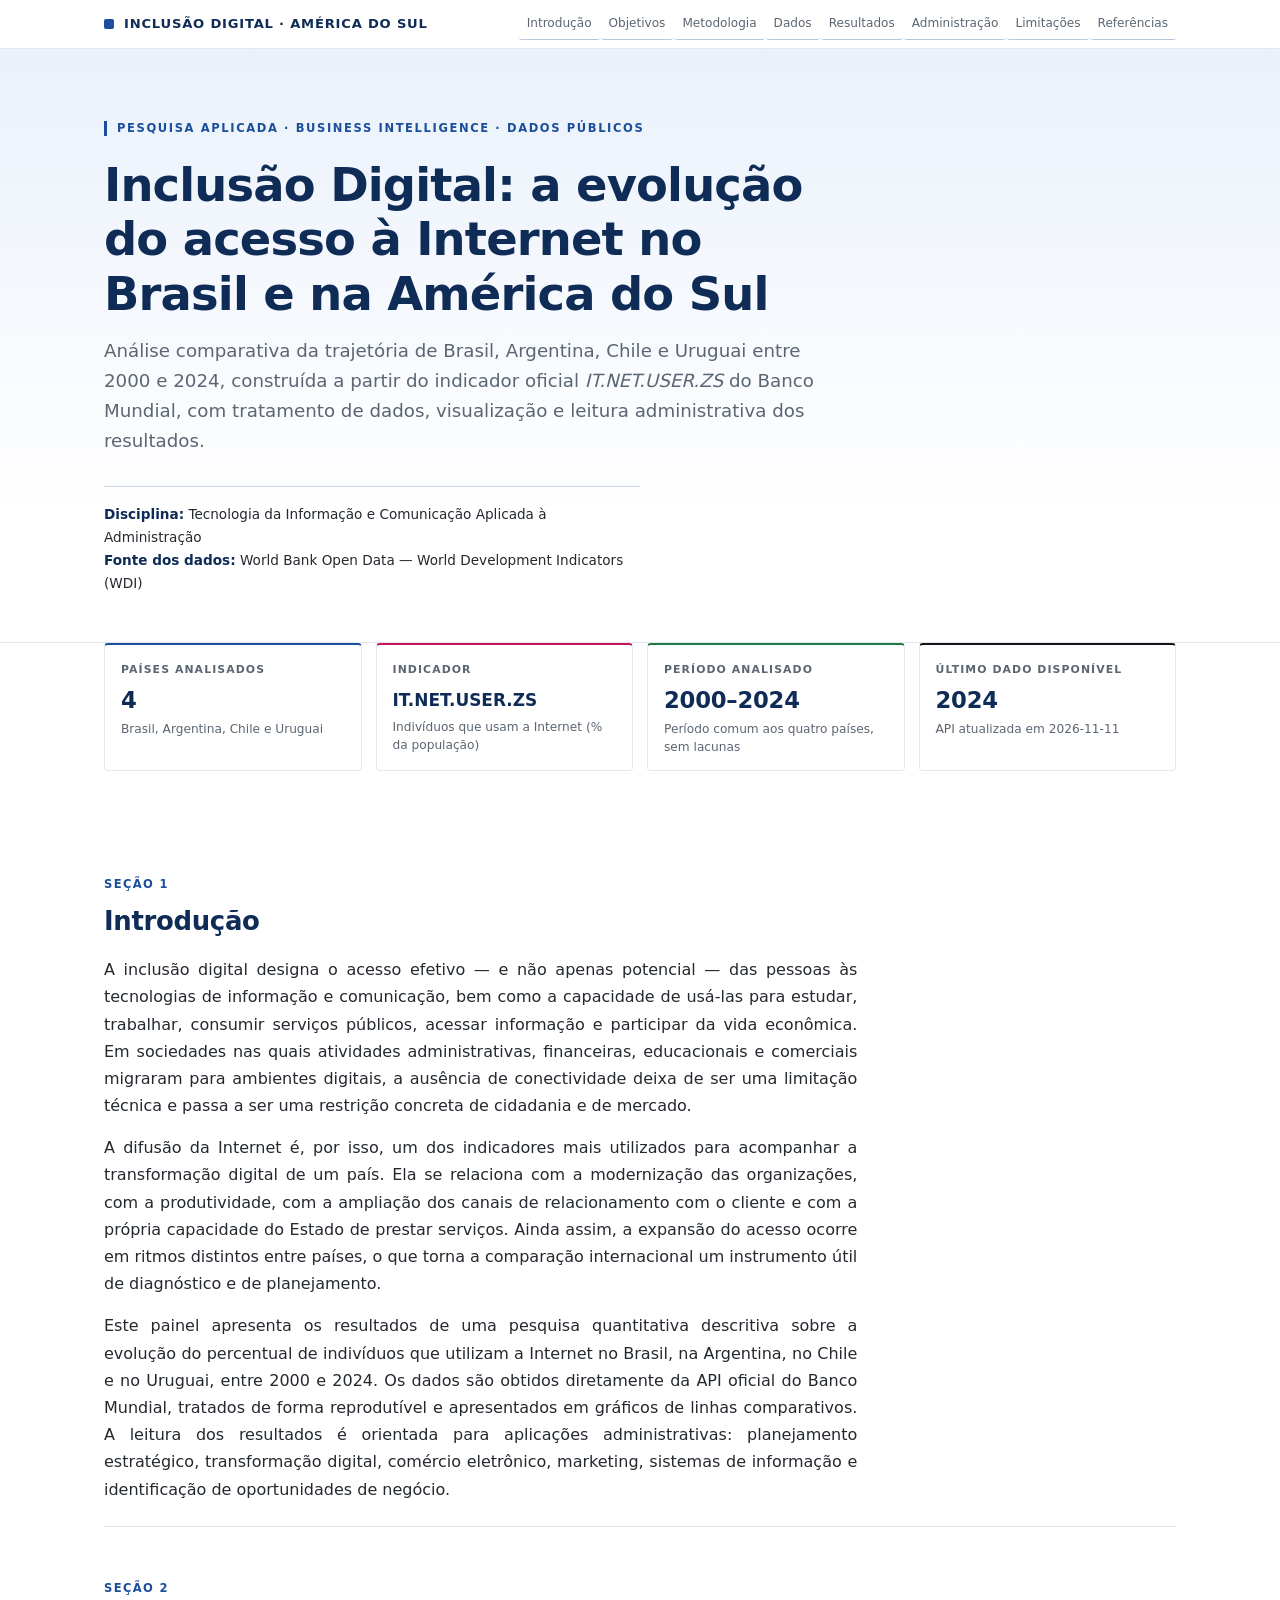
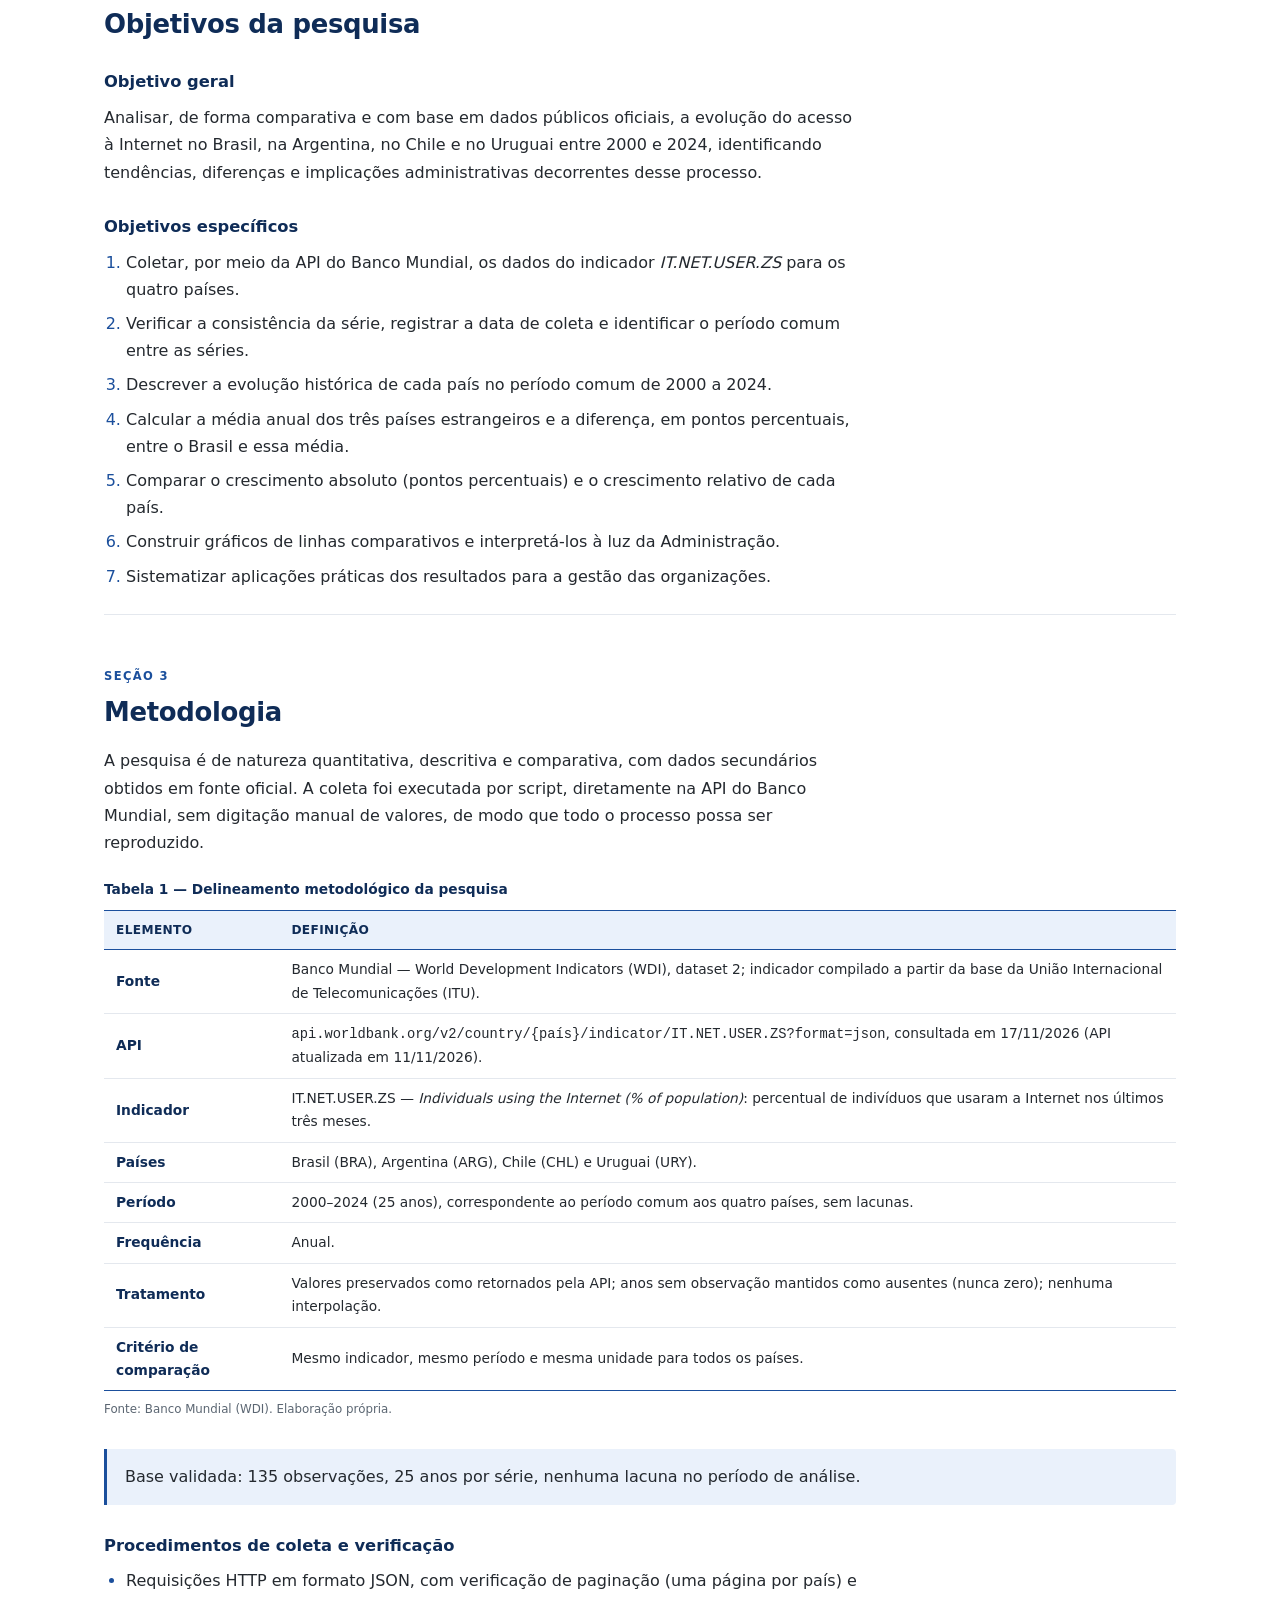
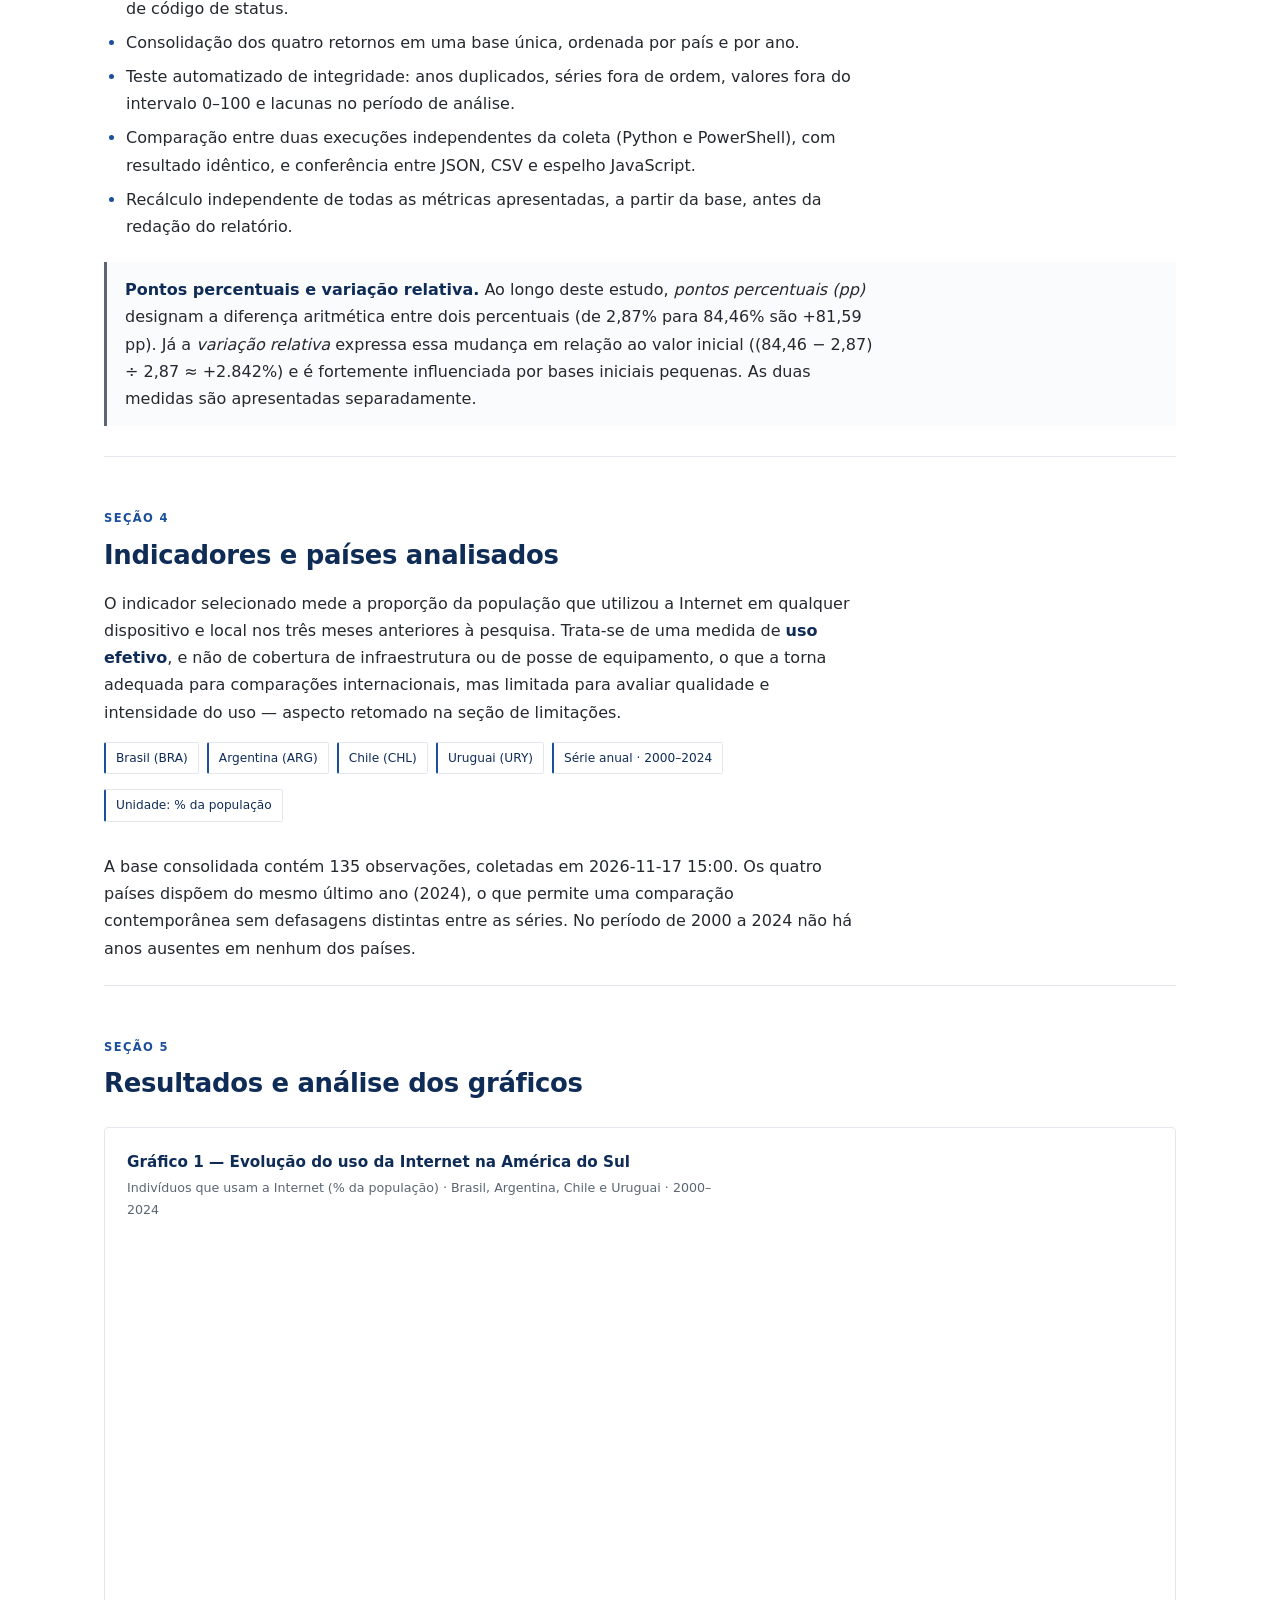
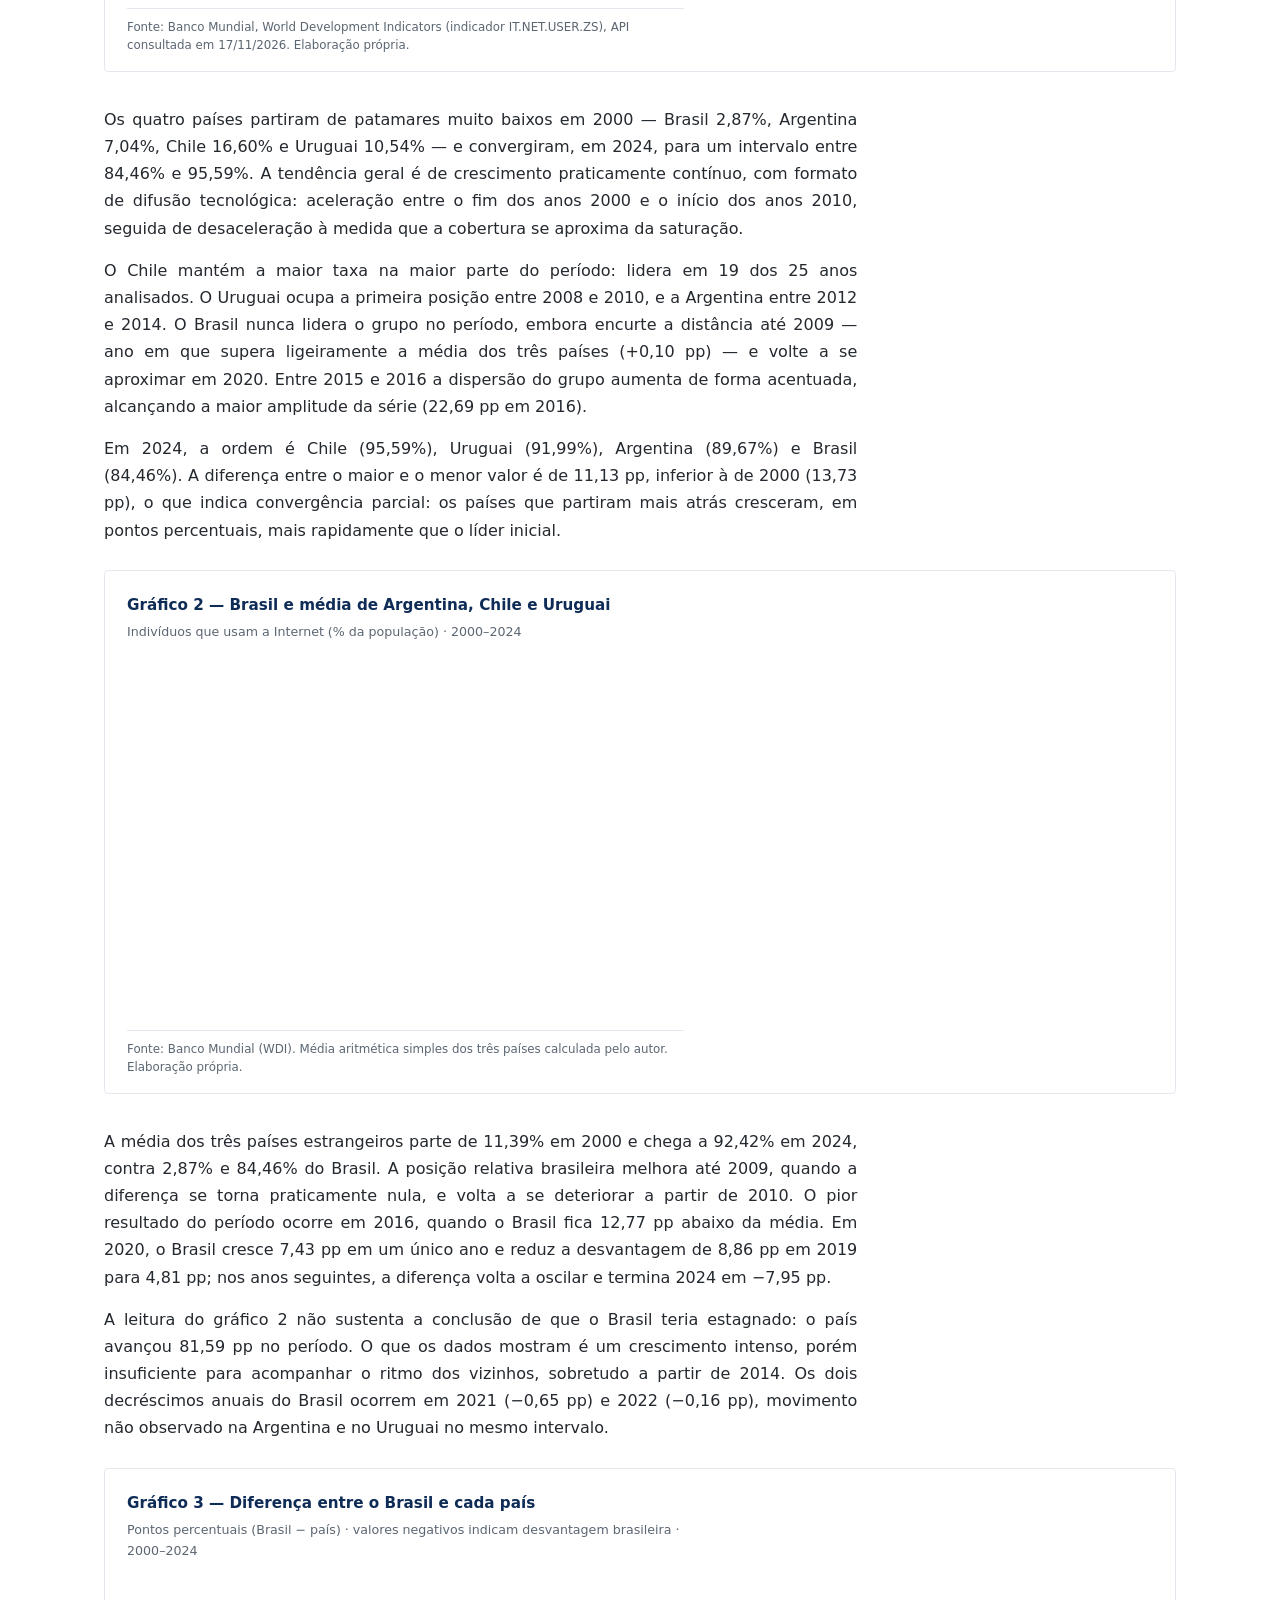
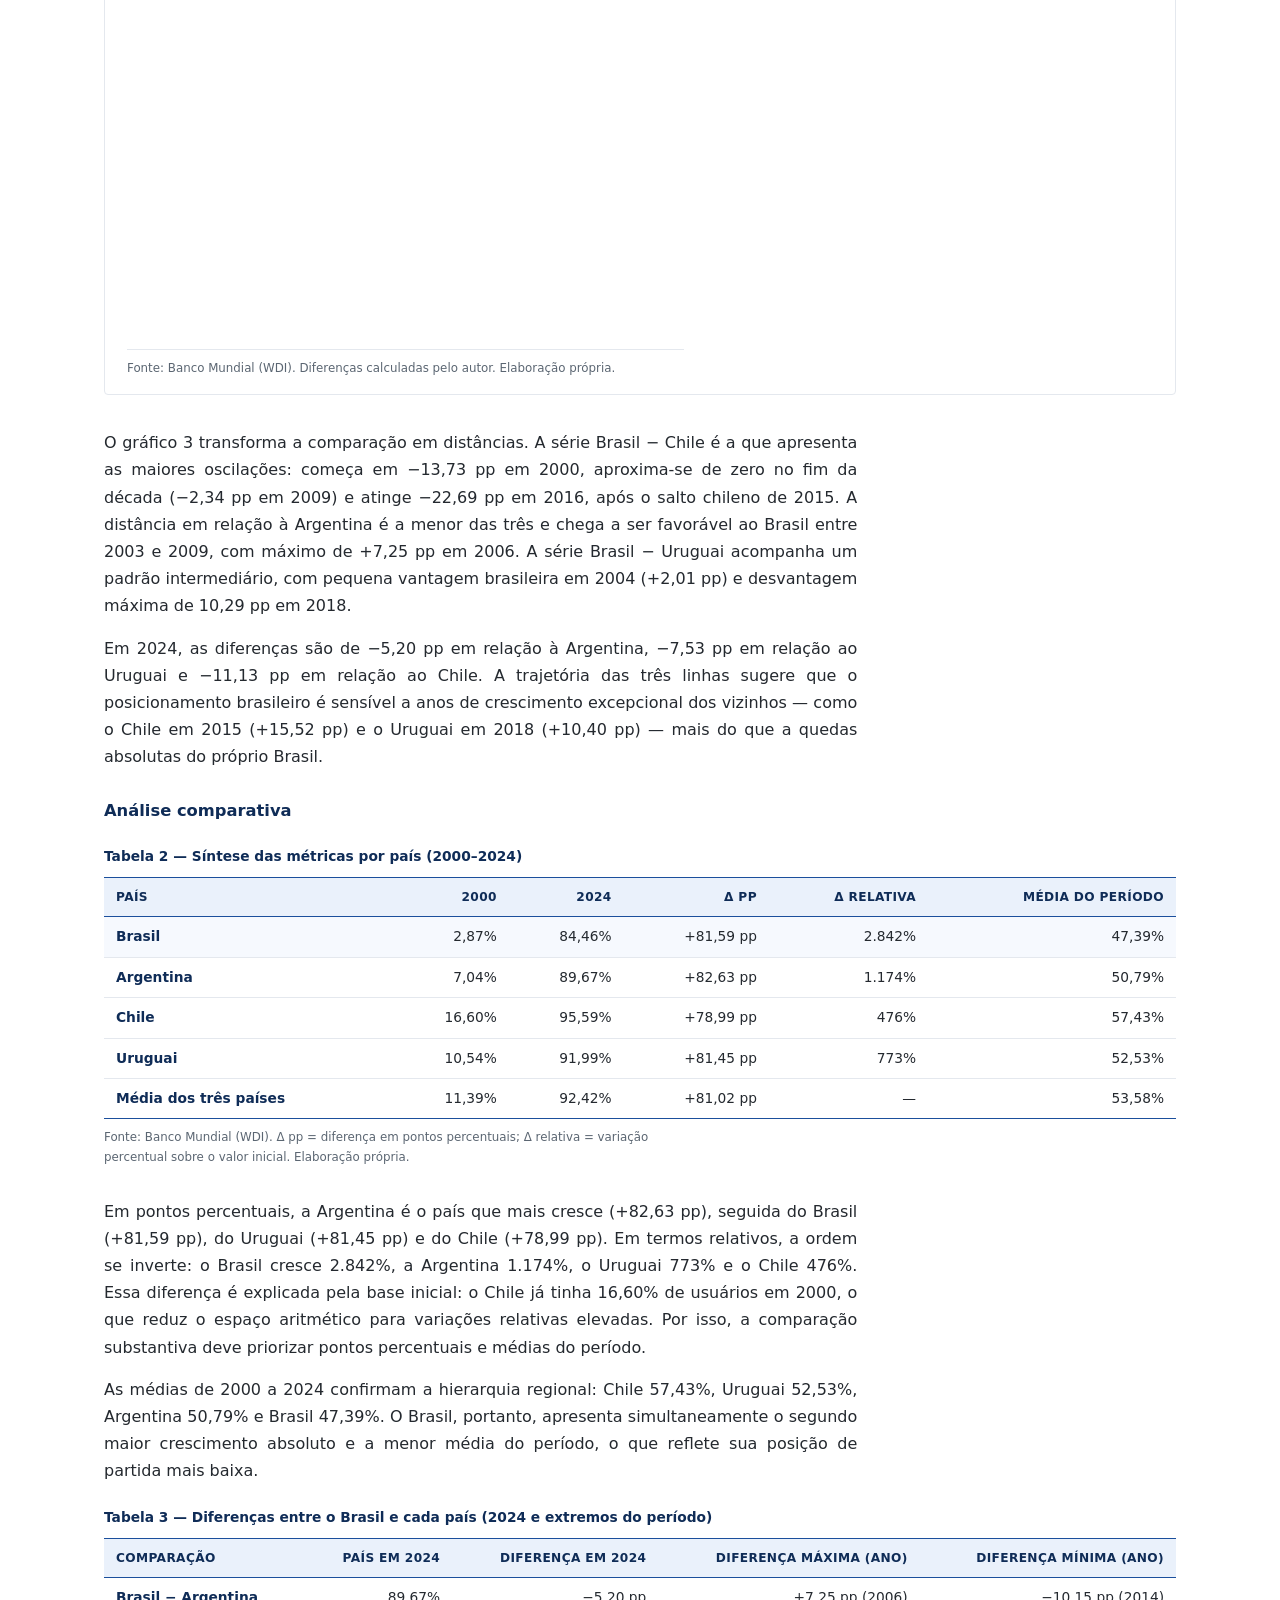
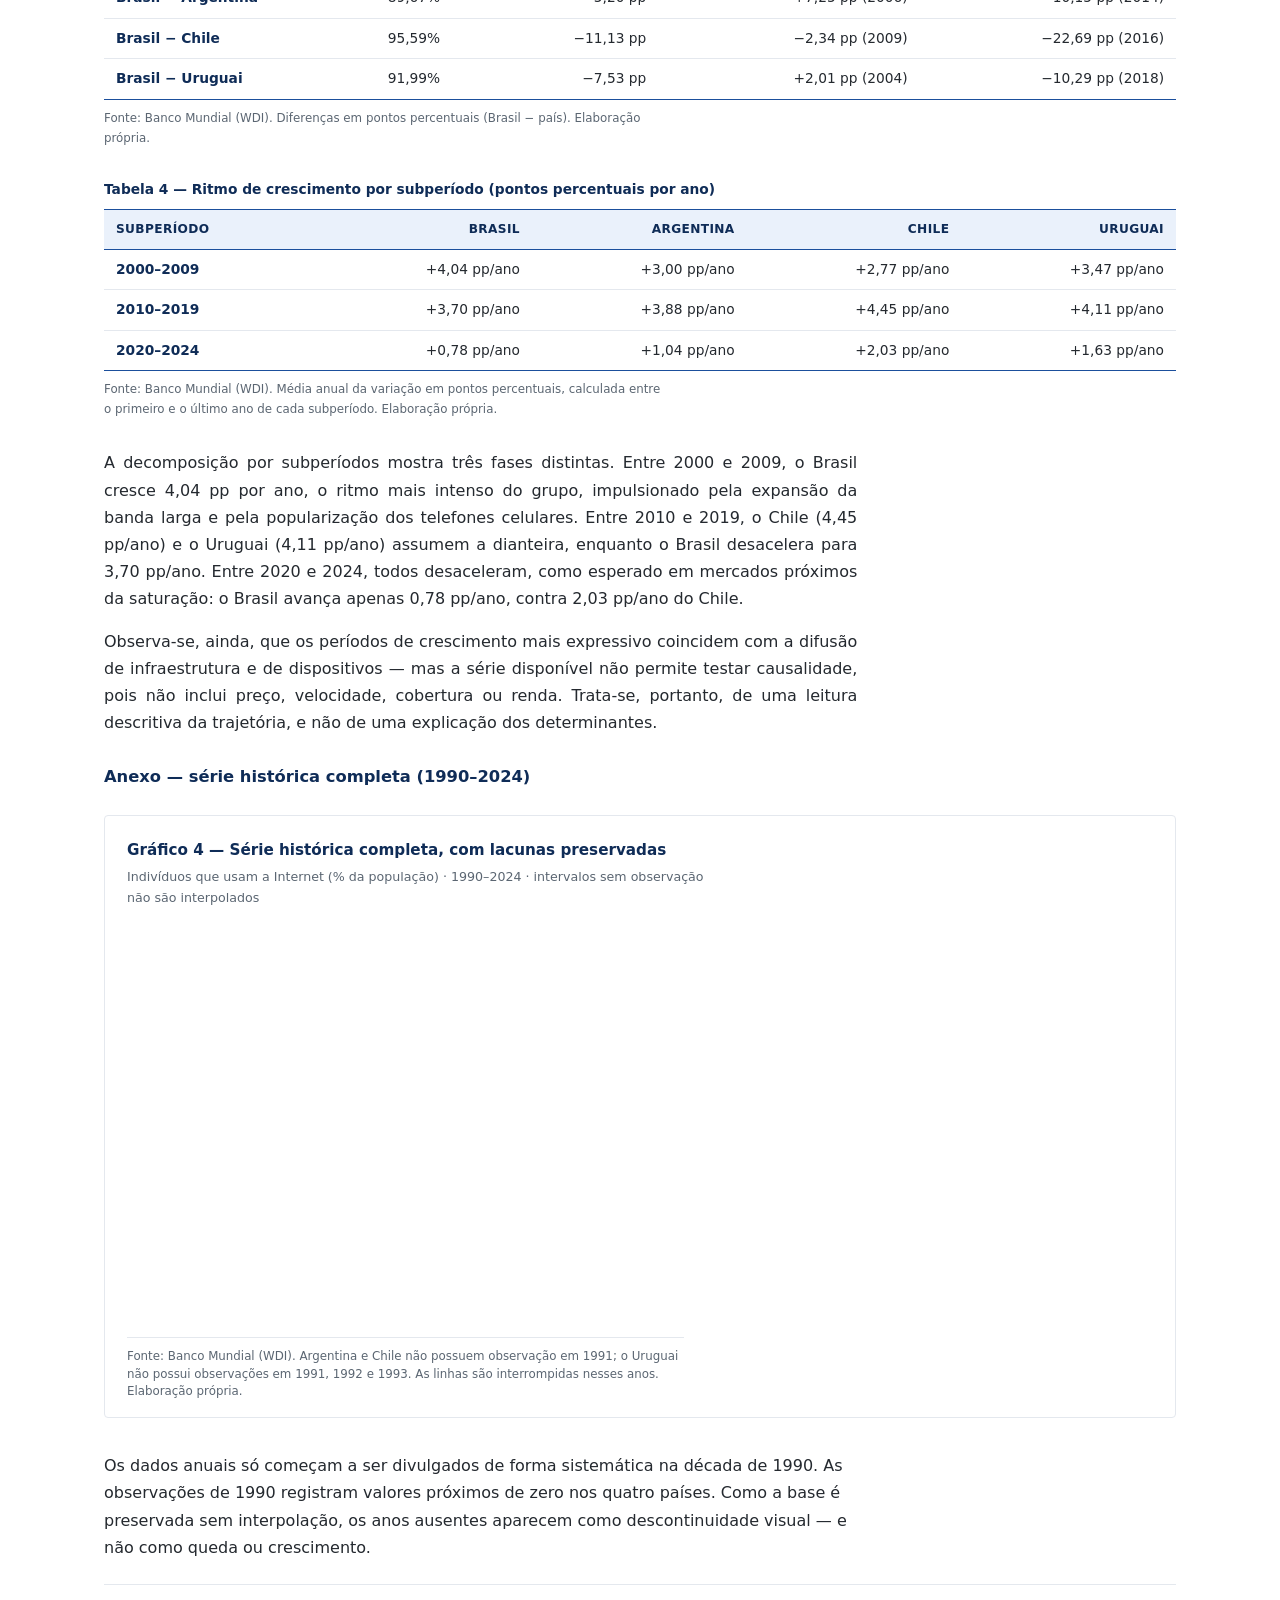
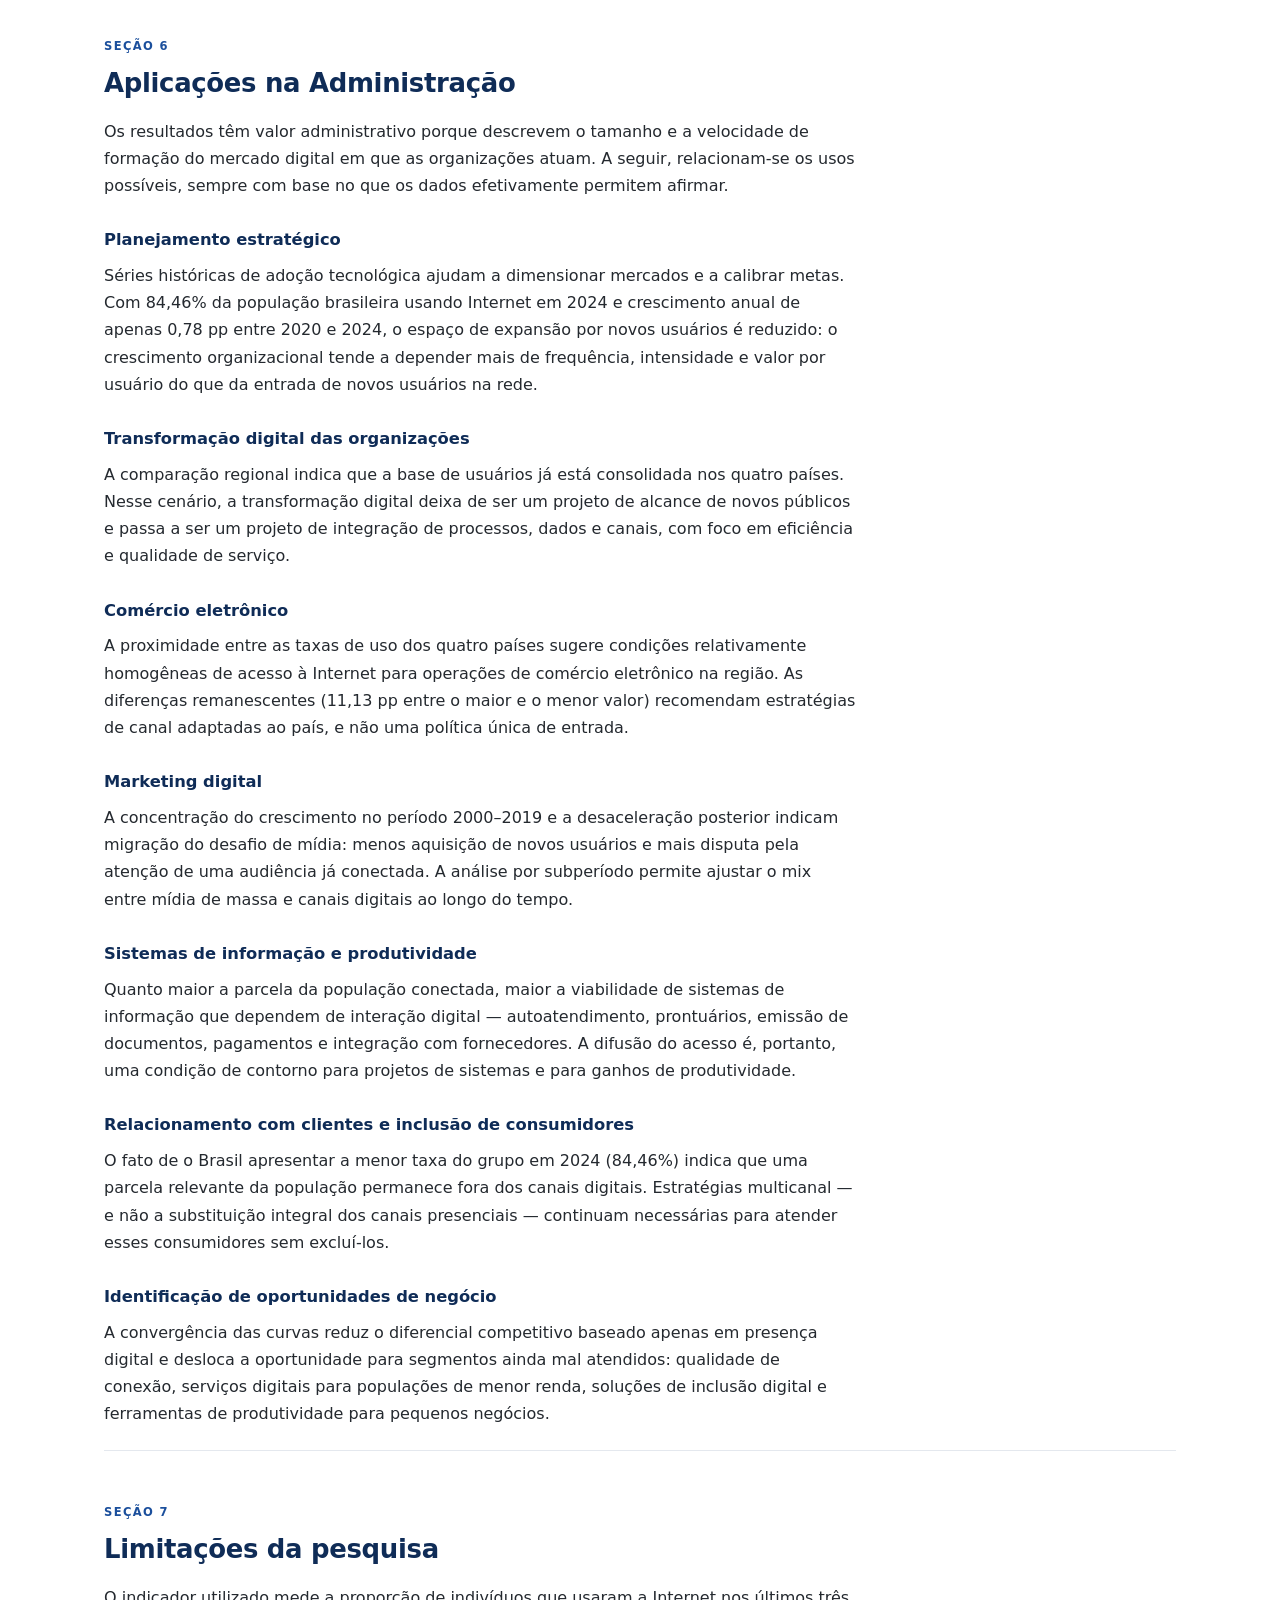
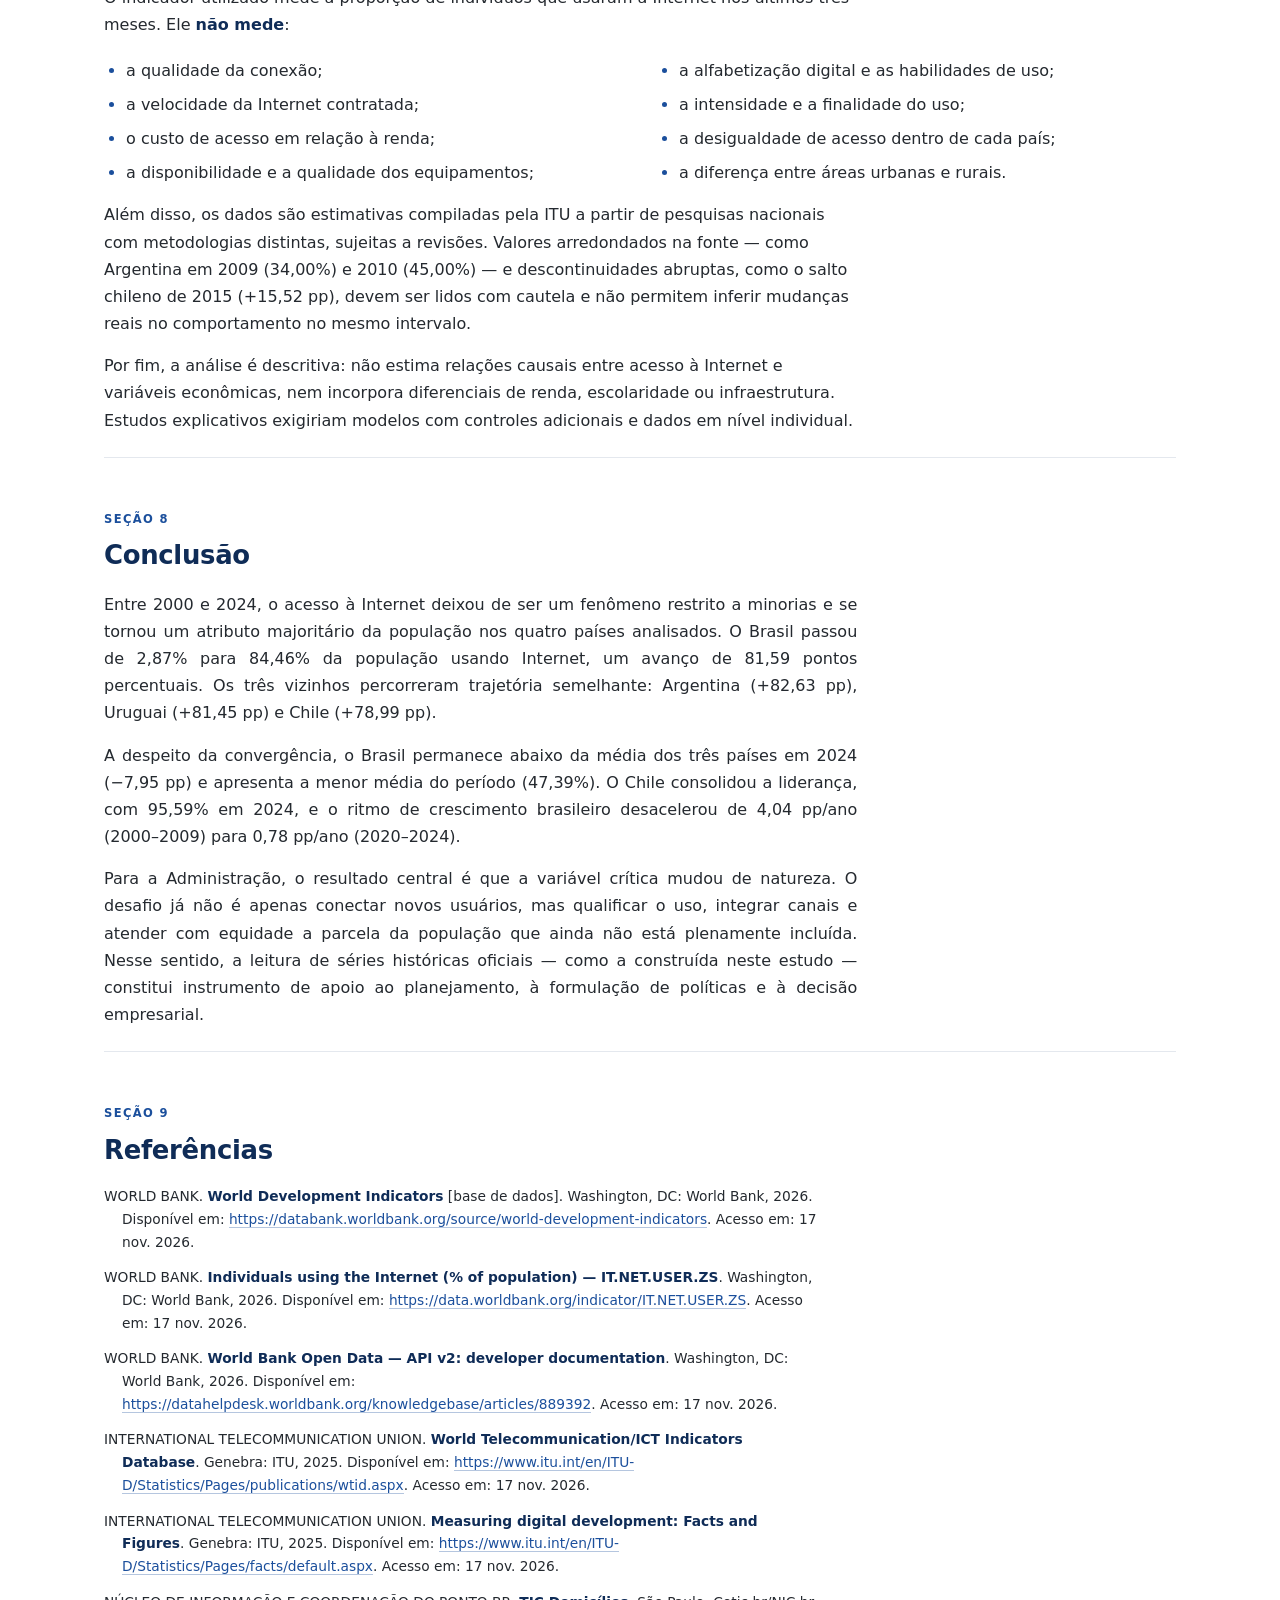
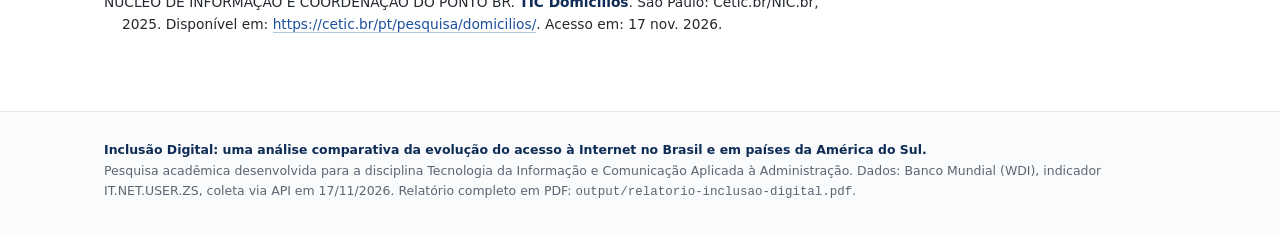
<file: index.html>
<!DOCTYPE html>
<html lang="pt-BR">
<head>
<meta charset="UTF-8">
<meta name="viewport" content="width=device-width, initial-scale=1">
<title>Inclusão Digital na América do Sul — evolução do acesso à Internet (2000–2024)</title>
<meta name="description" content="Análise comparativa da evolução do acesso à Internet no Brasil, Argentina, Chile e Uruguai a partir do indicador IT.NET.USER.ZS do Banco Mundial (2000–2024).">
<meta name="author" content="Tecnologia da Informação e Comunicação Aplicada à Administração">
<meta name="theme-color" content="#1B4F9C">
<link rel="stylesheet" href="assets/css/estilo.css">
<link rel="icon" href="data:image/svg+xml,%3Csvg xmlns='http://www.w3.org/2000/svg' viewBox='0 0 32 32'%3E%3Crect width='32' height='32' fill='%231B4F9C'/%3E%3Cpath d='M7 22 L13 15 L19 18 L25 9' stroke='white' stroke-width='2.5' fill='none'/%3E%3C/svg%3E">
</head>
<body>

<header class="topo">
  <div class="topo-inner">
    <div class="marca">Inclusão Digital · América do Sul</div>
    <nav class="nav" aria-label="Seções do estudo">
      <a href="#introducao">Introdução</a>
      <a href="#objetivos">Objetivos</a>
      <a href="#metodologia">Metodologia</a>
      <a href="#dados">Dados</a>
      <a href="#resultados">Resultados</a>
      <a href="#administracao">Administração</a>
      <a href="#limitacoes">Limitações</a>
      <a href="#referencias">Referências</a>
    </nav>
  </div>
</header>

<div class="capa">
  <div class="capa-inner">
    <span class="eyebrow">Pesquisa aplicada · Business Intelligence · Dados públicos</span>
    <h1>Inclusão Digital: a evolução do acesso à Internet no Brasil e na América do Sul</h1>
    <p class="subtitulo">
      Análise comparativa da trajetória de Brasil, Argentina, Chile e Uruguai entre 2000 e 2024,
      construída a partir do indicador oficial <em>IT.NET.USER.ZS</em> do Banco Mundial, com
      tratamento de dados, visualização e leitura administrativa dos resultados.
    </p>
    <p class="disciplina">
      <strong>Disciplina:</strong> Tecnologia da Informação e Comunicação Aplicada à Administração<br>
      <strong>Fonte dos dados:</strong> World Bank Open Data — World Development Indicators (WDI)
    </p>
  </div>
</div>

<div class="kpis" aria-label="Indicadores gerais da pesquisa">
  <div class="kpi">
    <span class="rotulo">Países analisados</span>
    <span class="valor">4</span>
    <div class="nota">Brasil, Argentina, Chile e Uruguai</div>
  </div>
  <div class="kpi rosa">
    <span class="rotulo">Indicador</span>
    <span class="valor" style="font-size:1.06rem;letter-spacing:0">IT.NET.USER.ZS</span>
    <div class="nota">Indivíduos que usam a Internet (% da população)</div>
  </div>
  <div class="kpi verde">
    <span class="rotulo">Período analisado</span>
    <span class="valor" id="periodo-analise">2000–2024</span>
    <div class="nota">Período comum aos quatro países, sem lacunas</div>
  </div>
  <div class="kpi preto">
    <span class="rotulo">Último dado disponível</span>
    <span class="valor">2024</span>
    <div class="nota">API atualizada em <span id="kpi-api-atualizada">2026-11-11</span></div>
  </div>
</div>

<main>

  <div class="aviso-erro" id="aviso-dados" hidden></div>

  <!-- ==================================================================== 1 -->
  <section id="introducao">
    <span class="sec-num">Seção 1</span>
    <h2>Introdução</h2>
    <div class="texto-academico">
      <p>
        A inclusão digital designa o acesso efetivo — e não apenas potencial — das pessoas às
        tecnologias de informação e comunicação, bem como a capacidade de usá-las para estudar,
        trabalhar, consumir serviços públicos, acessar informação e participar da vida econômica.
        Em sociedades nas quais atividades administrativas, financeiras, educacionais e comerciais
        migraram para ambientes digitais, a ausência de conectividade deixa de ser uma limitação
        técnica e passa a ser uma restrição concreta de cidadania e de mercado.
      </p>
      <p>
        A difusão da Internet é, por isso, um dos indicadores mais utilizados para acompanhar a
        transformação digital de um país. Ela se relaciona com a modernização das organizações, com
        a produtividade, com a ampliação dos canais de relacionamento com o cliente e com a própria
        capacidade do Estado de prestar serviços. Ainda assim, a expansão do acesso ocorre em ritmos
        distintos entre países, o que torna a comparação internacional um instrumento útil de
        diagnóstico e de planejamento.
      </p>
      <p>
        Este painel apresenta os resultados de uma pesquisa quantitativa descritiva sobre a evolução
        do percentual de indivíduos que utilizam a Internet no Brasil, na Argentina, no Chile e no
        Uruguai, entre 2000 e 2024. Os dados são obtidos diretamente da API oficial do Banco Mundial,
        tratados de forma reprodutível e apresentados em gráficos de linhas comparativos. A leitura
        dos resultados é orientada para aplicações administrativas: planejamento estratégico,
        transformação digital, comércio eletrônico, marketing, sistemas de informação e identificação
        de oportunidades de negócio.
      </p>
    </div>
  </section>

  <!-- ==================================================================== 2 -->
  <section id="objetivos">
    <span class="sec-num">Seção 2</span>
    <h2>Objetivos da pesquisa</h2>
    <h3>Objetivo geral</h3>
    <p>
      Analisar, de forma comparativa e com base em dados públicos oficiais, a evolução do acesso à
      Internet no Brasil, na Argentina, no Chile e no Uruguai entre 2000 e 2024, identificando
      tendências, diferenças e implicações administrativas decorrentes desse processo.
    </p>
    <h3>Objetivos específicos</h3>
    <ol>
      <li>Coletar, por meio da API do Banco Mundial, os dados do indicador <em>IT.NET.USER.ZS</em> para os quatro países.</li>
      <li>Verificar a consistência da série, registrar a data de coleta e identificar o período comum entre as séries.</li>
      <li>Descrever a evolução histórica de cada país no período comum de 2000 a 2024.</li>
      <li>Calcular a média anual dos três países estrangeiros e a diferença, em pontos percentuais, entre o Brasil e essa média.</li>
      <li>Comparar o crescimento absoluto (pontos percentuais) e o crescimento relativo de cada país.</li>
      <li>Construir gráficos de linhas comparativos e interpretá-los à luz da Administração.</li>
      <li>Sistematizar aplicações práticas dos resultados para a gestão das organizações.</li>
    </ol>
  </section>

  <!-- ==================================================================== 3 -->
  <section id="metodologia">
    <span class="sec-num">Seção 3</span>
    <h2>Metodologia</h2>
    <p>
      A pesquisa é de natureza quantitativa, descritiva e comparativa, com dados secundários
      obtidos em fonte oficial. A coleta foi executada por script, diretamente na API do Banco
      Mundial, sem digitação manual de valores, de modo que todo o processo possa ser reproduzido.
    </p>

    <div class="tabela-wrap">
      <table>
        <caption>Tabela 1 — Delineamento metodológico da pesquisa</caption>
        <thead>
          <tr><th>Elemento</th><th style="text-align:left">Definição</th></tr>
        </thead>
        <tbody>
          <tr><td>Fonte</td><td style="text-align:left">Banco Mundial — World Development Indicators (WDI), dataset 2; indicador compilado a partir da base da União Internacional de Telecomunicações (ITU).</td></tr>
          <tr><td>API</td><td style="text-align:left"><code>api.worldbank.org/v2/country/{país}/indicator/IT.NET.USER.ZS?format=json</code>, consultada em 17/11/2026 (API atualizada em 11/11/2026).</td></tr>
          <tr><td>Indicador</td><td style="text-align:left">IT.NET.USER.ZS — <em>Individuals using the Internet (% of population)</em>: percentual de indivíduos que usaram a Internet nos últimos três meses.</td></tr>
          <tr><td>Países</td><td style="text-align:left">Brasil (BRA), Argentina (ARG), Chile (CHL) e Uruguai (URY).</td></tr>
          <tr><td>Período</td><td style="text-align:left">2000–2024 (25 anos), correspondente ao período comum aos quatro países, sem lacunas.</td></tr>
          <tr><td>Frequência</td><td style="text-align:left">Anual.</td></tr>
          <tr><td>Tratamento</td><td style="text-align:left">Valores preservados como retornados pela API; anos sem observação mantidos como ausentes (nunca zero); nenhuma interpolação.</td></tr>
          <tr><td>Critério de comparação</td><td style="text-align:left">Mesmo indicador, mesmo período e mesma unidade para todos os países.</td></tr>
        </tbody>
      </table>
    </div>
    <p class="tabela-fonte">Fonte: Banco Mundial (WDI). Elaboração própria.</p>

    <div class="callout" id="selo-auditoria">Verificando a integridade da base de dados…</div>

    <h3>Procedimentos de coleta e verificação</h3>
    <ul>
      <li>Requisições HTTP em formato JSON, com verificação de paginação (uma página por país) e de código de status.</li>
      <li>Consolidação dos quatro retornos em uma base única, ordenada por país e por ano.</li>
      <li>Teste automatizado de integridade: anos duplicados, séries fora de ordem, valores fora do intervalo 0–100 e lacunas no período de análise.</li>
      <li>Comparação entre duas execuções independentes da coleta (Python e PowerShell), com resultado idêntico, e conferência entre JSON, CSV e espelho JavaScript.</li>
      <li>Recálculo independente de todas as métricas apresentadas, a partir da base, antes da redação do relatório.</li>
    </ul>

    <div class="callout neutro">
      <p>
        <strong>Pontos percentuais e variação relativa.</strong> Ao longo deste estudo,
        <em>pontos percentuais (pp)</em> designam a diferença aritmética entre dois percentuais
        (de 2,87% para 84,46% são +81,59 pp). Já a <em>variação relativa</em> expressa essa mudança
        em relação ao valor inicial ((84,46 − 2,87) ÷ 2,87 ≈ +2.842%) e é fortemente influenciada
        por bases iniciais pequenas. As duas medidas são apresentadas separadamente.
      </p>
    </div>
  </section>

  <!-- ==================================================================== 4 -->
  <section id="dados">
    <span class="sec-num">Seção 4</span>
    <h2>Indicadores e países analisados</h2>
    <p>
      O indicador selecionado mede a proporção da população que utilizou a Internet em qualquer
      dispositivo e local nos três meses anteriores à pesquisa. Trata-se de uma medida de
      <strong>uso efetivo</strong>, e não de cobertura de infraestrutura ou de posse de equipamento,
      o que a torna adequada para comparações internacionais, mas limitada para avaliar qualidade e
      intensidade do uso — aspecto retomado na seção de limitações.
    </p>
    <ul class="tag-lista">
      <li class="tag">Brasil (BRA)</li>
      <li class="tag">Argentina (ARG)</li>
      <li class="tag">Chile (CHL)</li>
      <li class="tag">Uruguai (URY)</li>
      <li class="tag">Série anual · 2000–2024</li>
      <li class="tag">Unidade: % da população</li>
    </ul>
    <p>
      A base consolidada contém <span id="kpi-observacoes">135</span> observações, coletadas em
      <span id="kpi-ultima-coleta">17/11/2026</span>. Os quatro países dispõem do mesmo último ano
      (2024), o que permite uma comparação contemporânea sem defasagens distintas entre as séries.
      No período de 2000 a 2024 não há anos ausentes em nenhum dos países.
    </p>
  </section>

  <!-- ==================================================================== 5 -->
  <section id="resultados">
    <span class="sec-num">Seção 5</span>
    <h2>Resultados e análise dos gráficos</h2>

    <div class="figura">
      <p class="figura-titulo">Gráfico 1 — Evolução do uso da Internet na América do Sul</p>
      <p class="figura-sub">Indivíduos que usam a Internet (% da população) · Brasil, Argentina, Chile e Uruguai · 2000–2024</p>
      <div class="chart-box"><canvas id="grafico-1" role="img" aria-label="Gráfico de linhas com a evolução do percentual de usuários de Internet nos quatro países entre 2000 e 2024."></canvas></div>
      <p class="figura-fonte">Fonte: Banco Mundial, World Development Indicators (indicador IT.NET.USER.ZS), API consultada em 17/11/2026. Elaboração própria.</p>
    </div>

    <div class="texto-academico">
      <p>
        Os quatro países partiram de patamares muito baixos em 2000 — Brasil 2,87%, Argentina 7,04%,
        Chile 16,60% e Uruguai 10,54% — e convergiram, em 2024, para um intervalo entre 84,46% e
        95,59%. A tendência geral é de crescimento praticamente contínuo, com formato de difusão
        tecnológica: aceleração entre o fim dos anos 2000 e o início dos anos 2010, seguida de
        desaceleração à medida que a cobertura se aproxima da saturação.
      </p>
      <p>
        O Chile mantém a maior taxa na maior parte do período: lidera em 19 dos 25 anos analisados.
        O Uruguai ocupa a primeira posição entre 2008 e 2010, e a Argentina entre 2012 e 2014. O
        Brasil nunca lidera o grupo no período, embora encurte a distância até 2009 — ano em que
        supera ligeiramente a média dos três países (+0,10 pp) — e volte a se aproximar em 2020.
        Entre 2015 e 2016 a dispersão do grupo aumenta de forma acentuada, alcançando a maior
        amplitude da série (22,69 pp em 2016).
      </p>
      <p>
        Em 2024, a ordem é Chile (95,59%), Uruguai (91,99%), Argentina (89,67%) e Brasil (84,46%).
        A diferença entre o maior e o menor valor é de 11,13 pp, inferior à de 2000 (13,73 pp), o
        que indica convergência parcial: os países que partiram mais atrás cresceram, em pontos
        percentuais, mais rapidamente que o líder inicial.
      </p>
    </div>

    <div class="figura">
      <p class="figura-titulo">Gráfico 2 — Brasil e média de Argentina, Chile e Uruguai</p>
      <p class="figura-sub">Indivíduos que usam a Internet (% da população) · 2000–2024</p>
      <div class="chart-box"><canvas id="grafico-2" role="img" aria-label="Gráfico de linhas comparando o Brasil com a média aritmética de Argentina, Chile e Uruguai."></canvas></div>
      <p class="figura-fonte">Fonte: Banco Mundial (WDI). Média aritmética simples dos três países calculada pelo autor. Elaboração própria.</p>
    </div>

    <div class="texto-academico">
      <p>
        A média dos três países estrangeiros parte de 11,39% em 2000 e chega a 92,42% em 2024,
        contra 2,87% e 84,46% do Brasil. A posição relativa brasileira melhora até 2009, quando a
        diferença se torna praticamente nula, e volta a se deteriorar a partir de 2010. O pior
        resultado do período ocorre em 2016, quando o Brasil fica 12,77 pp abaixo da média. Em 2020,
        o Brasil cresce 7,43 pp em um único ano e reduz a desvantagem de 8,86 pp em 2019 para
        4,81 pp; nos anos seguintes, a diferença volta a oscilar e termina 2024 em −7,95 pp.
      </p>
      <p>
        A leitura do gráfico 2 não sustenta a conclusão de que o Brasil teria estagnado: o país
        avançou 81,59 pp no período. O que os dados mostram é um crescimento intenso, porém
        insuficiente para acompanhar o ritmo dos vizinhos, sobretudo a partir de 2014. Os dois
        decréscimos anuais do Brasil ocorrem em 2021 (−0,65 pp) e 2022 (−0,16 pp), movimento não
        observado na Argentina e no Uruguai no mesmo intervalo.
      </p>
    </div>

    <div class="figura">
      <p class="figura-titulo">Gráfico 3 — Diferença entre o Brasil e cada país</p>
      <p class="figura-sub">Pontos percentuais (Brasil − país) · valores negativos indicam desvantagem brasileira · 2000–2024</p>
      <div class="chart-box"><canvas id="grafico-3" role="img" aria-label="Gráfico de linhas com a diferença em pontos percentuais entre o Brasil e Argentina, Chile e Uruguai."></canvas></div>
      <p class="figura-fonte">Fonte: Banco Mundial (WDI). Diferenças calculadas pelo autor. Elaboração própria.</p>
    </div>

    <div class="texto-academico">
      <p>
        O gráfico 3 transforma a comparação em distâncias. A série Brasil − Chile é a que apresenta
        as maiores oscilações: começa em −13,73 pp em 2000, aproxima-se de zero no fim da década
        (−2,34 pp em 2009) e atinge −22,69 pp em 2016, após o salto chileno de 2015. A distância em
        relação à Argentina é a menor das três e chega a ser favorável ao Brasil entre 2003 e 2009,
        com máximo de +7,25 pp em 2006. A série Brasil − Uruguai acompanha um padrão intermediário,
        com pequena vantagem brasileira em 2004 (+2,01 pp) e desvantagem máxima de 10,29 pp em 2018.
      </p>
      <p>
        Em 2024, as diferenças são de −5,20 pp em relação à Argentina, −7,53 pp em relação ao
        Uruguai e −11,13 pp em relação ao Chile. A trajetória das três linhas sugere que o
        posicionamento brasileiro é sensível a anos de crescimento excepcional dos vizinhos — como
        o Chile em 2015 (+15,52 pp) e o Uruguai em 2018 (+10,40 pp) — mais do que a quedas
        absolutas do próprio Brasil.
      </p>
    </div>

    <h3>Análise comparativa</h3>
    <div class="tabela-wrap">
      <table>
        <caption>Tabela 2 — Síntese das métricas por país (2000–2024)</caption>
        <thead>
          <tr>
            <th>País</th><th>2000</th><th>2024</th><th>Δ pp</th><th>Δ relativa</th><th>Média do período</th>
          </tr>
        </thead>
        <tbody id="tab-metricas"></tbody>
      </table>
    </div>
    <p class="tabela-fonte">Fonte: Banco Mundial (WDI). Δ pp = diferença em pontos percentuais; Δ relativa = variação percentual sobre o valor inicial. Elaboração própria.</p>

    <div class="texto-academico">
      <p>
        Em pontos percentuais, a Argentina é o país que mais cresce (+82,63 pp), seguida do Brasil
        (+81,59 pp), do Uruguai (+81,45 pp) e do Chile (+78,99 pp). Em termos relativos, a ordem se
        inverte: o Brasil cresce 2.842%, a Argentina 1.174%, o Uruguai 773% e o Chile 476%. Essa
        diferença é explicada pela base inicial: o Chile já tinha 16,60% de usuários em 2000, o que
        reduz o espaço aritmético para variações relativas elevadas. Por isso, a comparação
        substantiva deve priorizar pontos percentuais e médias do período.
      </p>
      <p>
        As médias de 2000 a 2024 confirmam a hierarquia regional: Chile 57,43%, Uruguai 52,53%,
        Argentina 50,79% e Brasil 47,39%. O Brasil, portanto, apresenta simultaneamente o segundo
        maior crescimento absoluto e a menor média do período, o que reflete sua posição de partida
        mais baixa.
      </p>
    </div>

    <div class="tabela-wrap">
      <table>
        <caption>Tabela 3 — Diferenças entre o Brasil e cada país (2024 e extremos do período)</caption>
        <thead>
          <tr><th>Comparação</th><th>País em 2024</th><th>Diferença em 2024</th><th>Diferença máxima (ano)</th><th>Diferença mínima (ano)</th></tr>
        </thead>
        <tbody id="tab-diferencas"></tbody>
      </table>
    </div>
    <p class="tabela-fonte">Fonte: Banco Mundial (WDI). Diferenças em pontos percentuais (Brasil − país). Elaboração própria.</p>

    <div class="tabela-wrap">
      <table>
        <caption>Tabela 4 — Ritmo de crescimento por subperíodo (pontos percentuais por ano)</caption>
        <thead>
          <tr><th>Subperíodo</th><th>Brasil</th><th>Argentina</th><th>Chile</th><th>Uruguai</th></tr>
        </thead>
        <tbody id="tab-subperiodos"></tbody>
      </table>
    </div>
    <p class="tabela-fonte">Fonte: Banco Mundial (WDI). Média anual da variação em pontos percentuais, calculada entre o primeiro e o último ano de cada subperíodo. Elaboração própria.</p>

    <div class="texto-academico">
      <p>
        A decomposição por subperíodos mostra três fases distintas. Entre 2000 e 2009, o Brasil
        cresce 4,04 pp por ano, o ritmo mais intenso do grupo, impulsionado pela expansão da banda
        larga e pela popularização dos telefones celulares. Entre 2010 e 2019, o Chile (4,45 pp/ano)
        e o Uruguai (4,11 pp/ano) assumem a dianteira, enquanto o Brasil desacelera para 3,70 pp/ano.
        Entre 2020 e 2024, todos desaceleram, como esperado em mercados próximos da saturação: o
        Brasil avança apenas 0,78 pp/ano, contra 2,03 pp/ano do Chile.
      </p>
      <p>
        Observa-se, ainda, que os períodos de crescimento mais expressivo coincidem com a difusão
        de infraestrutura e de dispositivos — mas a série disponível não permite testar causalidade,
        pois não inclui preço, velocidade, cobertura ou renda. Trata-se, portanto, de uma leitura
        descritiva da trajetória, e não de uma explicação dos determinantes.
      </p>
    </div>

    <h3>Anexo — série histórica completa (1990–2024)</h3>
    <div class="figura">
      <p class="figura-titulo">Gráfico 4 — Série histórica completa, com lacunas preservadas</p>
      <p class="figura-sub">Indivíduos que usam a Internet (% da população) · 1990–2024 · intervalos sem observação não são interpolados</p>
      <div class="chart-box alto"><canvas id="grafico-4" role="img" aria-label="Gráfico de linhas da série completa de 1990 a 2024, com interrupções nos anos sem dados."></canvas></div>
      <p class="figura-fonte">Fonte: Banco Mundial (WDI). Argentina e Chile não possuem observação em 1991; o Uruguai não possui observações em 1991, 1992 e 1993. As linhas são interrompidas nesses anos. Elaboração própria.</p>
    </div>
    <p>
      Os dados anuais só começam a ser divulgados de forma sistemática na década de 1990. As
      observações de 1990 registram valores próximos de zero nos quatro países. Como a base é
      preservada sem interpolação, os anos ausentes aparecem como descontinuidade visual — e não
      como queda ou crescimento.
    </p>
  </section>

  <!-- ==================================================================== 6 -->
  <section id="administracao">
    <span class="sec-num">Seção 6</span>
    <h2>Aplicações na Administração</h2>
    <p>
      Os resultados têm valor administrativo porque descrevem o tamanho e a velocidade de formação
      do mercado digital em que as organizações atuam. A seguir, relacionam-se os usos possíveis,
      sempre com base no que os dados efetivamente permitem afirmar.
    </p>

    <h3>Planejamento estratégico</h3>
    <p>
      Séries históricas de adoção tecnológica ajudam a dimensionar mercados e a calibrar metas.
      Com 84,46% da população brasileira usando Internet em 2024 e crescimento anual de apenas
      0,78 pp entre 2020 e 2024, o espaço de expansão por novos usuários é reduzido: o crescimento
      organizacional tende a depender mais de frequência, intensidade e valor por usuário do que da
      entrada de novos usuários na rede.
    </p>

    <h3>Transformação digital das organizações</h3>
    <p>
      A comparação regional indica que a base de usuários já está consolidada nos quatro países.
      Nesse cenário, a transformação digital deixa de ser um projeto de alcance de novos públicos e
      passa a ser um projeto de integração de processos, dados e canais, com foco em eficiência e
      qualidade de serviço.
    </p>

    <h3>Comércio eletrônico</h3>
    <p>
      A proximidade entre as taxas de uso dos quatro países sugere condições relativamente
      homogêneas de acesso à Internet para operações de comércio eletrônico na região. As diferenças
      remanescentes (11,13 pp entre o maior e o menor valor) recomendam estratégias de canal
      adaptadas ao país, e não uma política única de entrada.
    </p>

    <h3>Marketing digital</h3>
    <p>
      A concentração do crescimento no período 2000–2019 e a desaceleração posterior indicam
      migração do desafio de mídia: menos aquisição de novos usuários e mais disputa pela atenção
      de uma audiência já conectada. A análise por subperíodo permite ajustar o mix entre mídia de
      massa e canais digitais ao longo do tempo.
    </p>

    <h3>Sistemas de informação e produtividade</h3>
    <p>
      Quanto maior a parcela da população conectada, maior a viabilidade de sistemas de informação
      que dependem de interação digital — autoatendimento, prontuários, emissão de documentos,
      pagamentos e integração com fornecedores. A difusão do acesso é, portanto, uma condição de
      contorno para projetos de sistemas e para ganhos de produtividade.
    </p>

    <h3>Relacionamento com clientes e inclusão de consumidores</h3>
    <p>
      O fato de o Brasil apresentar a menor taxa do grupo em 2024 (84,46%) indica que uma parcela
      relevante da população permanece fora dos canais digitais. Estratégias multicanal — e não a
      substituição integral dos canais presenciais — continuam necessárias para atender esses
      consumidores sem excluí-los.
    </p>

    <h3>Identificação de oportunidades de negócio</h3>
    <p>
      A convergência das curvas reduz o diferencial competitivo baseado apenas em presença digital
      e desloca a oportunidade para segmentos ainda mal atendidos: qualidade de conexão, serviços
      digitais para populações de menor renda, soluções de inclusão digital e ferramentas de
      produtividade para pequenos negócios.
    </p>
  </section>

  <!-- ==================================================================== 7 -->
  <section id="limitacoes">
    <span class="sec-num">Seção 7</span>
    <h2>Limitações da pesquisa</h2>
    <p>
      O indicador utilizado mede a proporção de indivíduos que usaram a Internet nos últimos três
      meses. Ele <strong>não mede</strong>:
    </p>
    <div class="grid-2">
      <ul>
        <li>a qualidade da conexão;</li>
        <li>a velocidade da Internet contratada;</li>
        <li>o custo de acesso em relação à renda;</li>
        <li>a disponibilidade e a qualidade dos equipamentos;</li>
      </ul>
      <ul>
        <li>a alfabetização digital e as habilidades de uso;</li>
        <li>a intensidade e a finalidade do uso;</li>
        <li>a desigualdade de acesso dentro de cada país;</li>
        <li>a diferença entre áreas urbanas e rurais.</li>
      </ul>
    </div>
    <p>
      Além disso, os dados são estimativas compiladas pela ITU a partir de pesquisas nacionais com
      metodologias distintas, sujeitas a revisões. Valores arredondados na fonte — como Argentina
      em 2009 (34,00%) e 2010 (45,00%) — e descontinuidades abruptas, como o salto chileno de
      2015 (+15,52 pp), devem ser lidos com cautela e não permitem inferir mudanças reais no
      comportamento no mesmo intervalo.
    </p>
    <p>
      Por fim, a análise é descritiva: não estima relações causais entre acesso à Internet e
      variáveis econômicas, nem incorpora diferenciais de renda, escolaridade ou infraestrutura.
      Estudos explicativos exigiriam modelos com controles adicionais e dados em nível individual.
    </p>
  </section>

  <!-- ==================================================================== 8 -->
  <section id="conclusao">
    <span class="sec-num">Seção 8</span>
    <h2>Conclusão</h2>
    <div class="texto-academico">
      <p>
        Entre 2000 e 2024, o acesso à Internet deixou de ser um fenômeno restrito a minorias e se
        tornou um atributo majoritário da população nos quatro países analisados. O Brasil passou de
        2,87% para 84,46% da população usando Internet, um avanço de 81,59 pontos percentuais. Os
        três vizinhos percorreram trajetória semelhante: Argentina (+82,63 pp), Uruguai (+81,45 pp)
        e Chile (+78,99 pp).
      </p>
      <p>
        A despeito da convergência, o Brasil permanece abaixo da média dos três países em 2024
        (−7,95 pp) e apresenta a menor média do período (47,39%). O Chile consolidou a liderança,
        com 95,59% em 2024, e o ritmo de crescimento brasileiro desacelerou de 4,04 pp/ano
        (2000–2009) para 0,78 pp/ano (2020–2024).
      </p>
      <p>
        Para a Administração, o resultado central é que a variável crítica mudou de natureza. O
        desafio já não é apenas conectar novos usuários, mas qualificar o uso, integrar canais e
        atender com equidade a parcela da população que ainda não está plenamente incluída. Nesse
        sentido, a leitura de séries históricas oficiais — como a construída neste estudo —
        constitui instrumento de apoio ao planejamento, à formulação de políticas e à decisão
        empresarial.
      </p>
    </div>
  </section>

  <!-- ==================================================================== 9 -->
  <section id="referencias">
    <span class="sec-num">Seção 9</span>
    <h2>Referências</h2>
    <ul class="referencias">
      <li>
        WORLD BANK. <strong>World Development Indicators</strong> [base de dados]. Washington, DC:
        World Bank, 2026. Disponível em:
        <a href="https://databank.worldbank.org/source/world-development-indicators" target="_blank" rel="noopener">https://databank.worldbank.org/source/world-development-indicators</a>.
        Acesso em: 17 nov. 2026.
      </li>
      <li>
        WORLD BANK. <strong>Individuals using the Internet (% of population) — IT.NET.USER.ZS</strong>.
        Washington, DC: World Bank, 2026. Disponível em:
        <a href="https://data.worldbank.org/indicator/IT.NET.USER.ZS" target="_blank" rel="noopener">https://data.worldbank.org/indicator/IT.NET.USER.ZS</a>.
        Acesso em: 17 nov. 2026.
      </li>
      <li>
        WORLD BANK. <strong>World Bank Open Data — API v2: developer documentation</strong>.
        Washington, DC: World Bank, 2026. Disponível em:
        <a href="https://datahelpdesk.worldbank.org/knowledgebase/articles/889392" target="_blank" rel="noopener">https://datahelpdesk.worldbank.org/knowledgebase/articles/889392</a>.
        Acesso em: 17 nov. 2026.
      </li>
      <li>
        INTERNATIONAL TELECOMMUNICATION UNION. <strong>World Telecommunication/ICT Indicators
        Database</strong>. Genebra: ITU, 2025. Disponível em:
        <a href="https://www.itu.int/en/ITU-D/Statistics/Pages/publications/wtid.aspx" target="_blank" rel="noopener">https://www.itu.int/en/ITU-D/Statistics/Pages/publications/wtid.aspx</a>.
        Acesso em: 17 nov. 2026.
      </li>
      <li>
        INTERNATIONAL TELECOMMUNICATION UNION. <strong>Measuring digital development: Facts and
        Figures</strong>. Genebra: ITU, 2025. Disponível em:
        <a href="https://www.itu.int/en/ITU-D/Statistics/Pages/facts/default.aspx" target="_blank" rel="noopener">https://www.itu.int/en/ITU-D/Statistics/Pages/facts/default.aspx</a>.
        Acesso em: 17 nov. 2026.
      </li>
      <li>
        NÚCLEO DE INFORMAÇÃO E COORDENAÇÃO DO PONTO BR. <strong>TIC Domicílios</strong>.
        São Paulo: Cetic.br/NIC.br, 2025. Disponível em:
        <a href="https://cetic.br/pt/pesquisa/domicilios/" target="_blank" rel="noopener">https://cetic.br/pt/pesquisa/domicilios/</a>.
        Acesso em: 17 nov. 2026.
      </li>
    </ul>
  </section>

</main>

<footer class="rodape">
  <div class="rodape-inner">
    <strong>Inclusão Digital: uma análise comparativa da evolução do acesso à Internet no Brasil e
    em países da América do Sul.</strong><br>
    Pesquisa acadêmica desenvolvida para a disciplina Tecnologia da Informação e Comunicação
    Aplicada à Administração. Dados: Banco Mundial (WDI), indicador IT.NET.USER.ZS, coleta via API
    em 17/11/2026. Relatório completo em PDF: <code>output/relatorio-inclusao-digital.pdf</code>.
  </div>
</footer>

<script src="assets/js/vendor/chart.umd.js"></script>
<script src="data/internet_users.js"></script>
<script src="assets/js/analytics.js"></script>
<script src="assets/js/dashboard.js"></script>
</body>
</html>
</file>
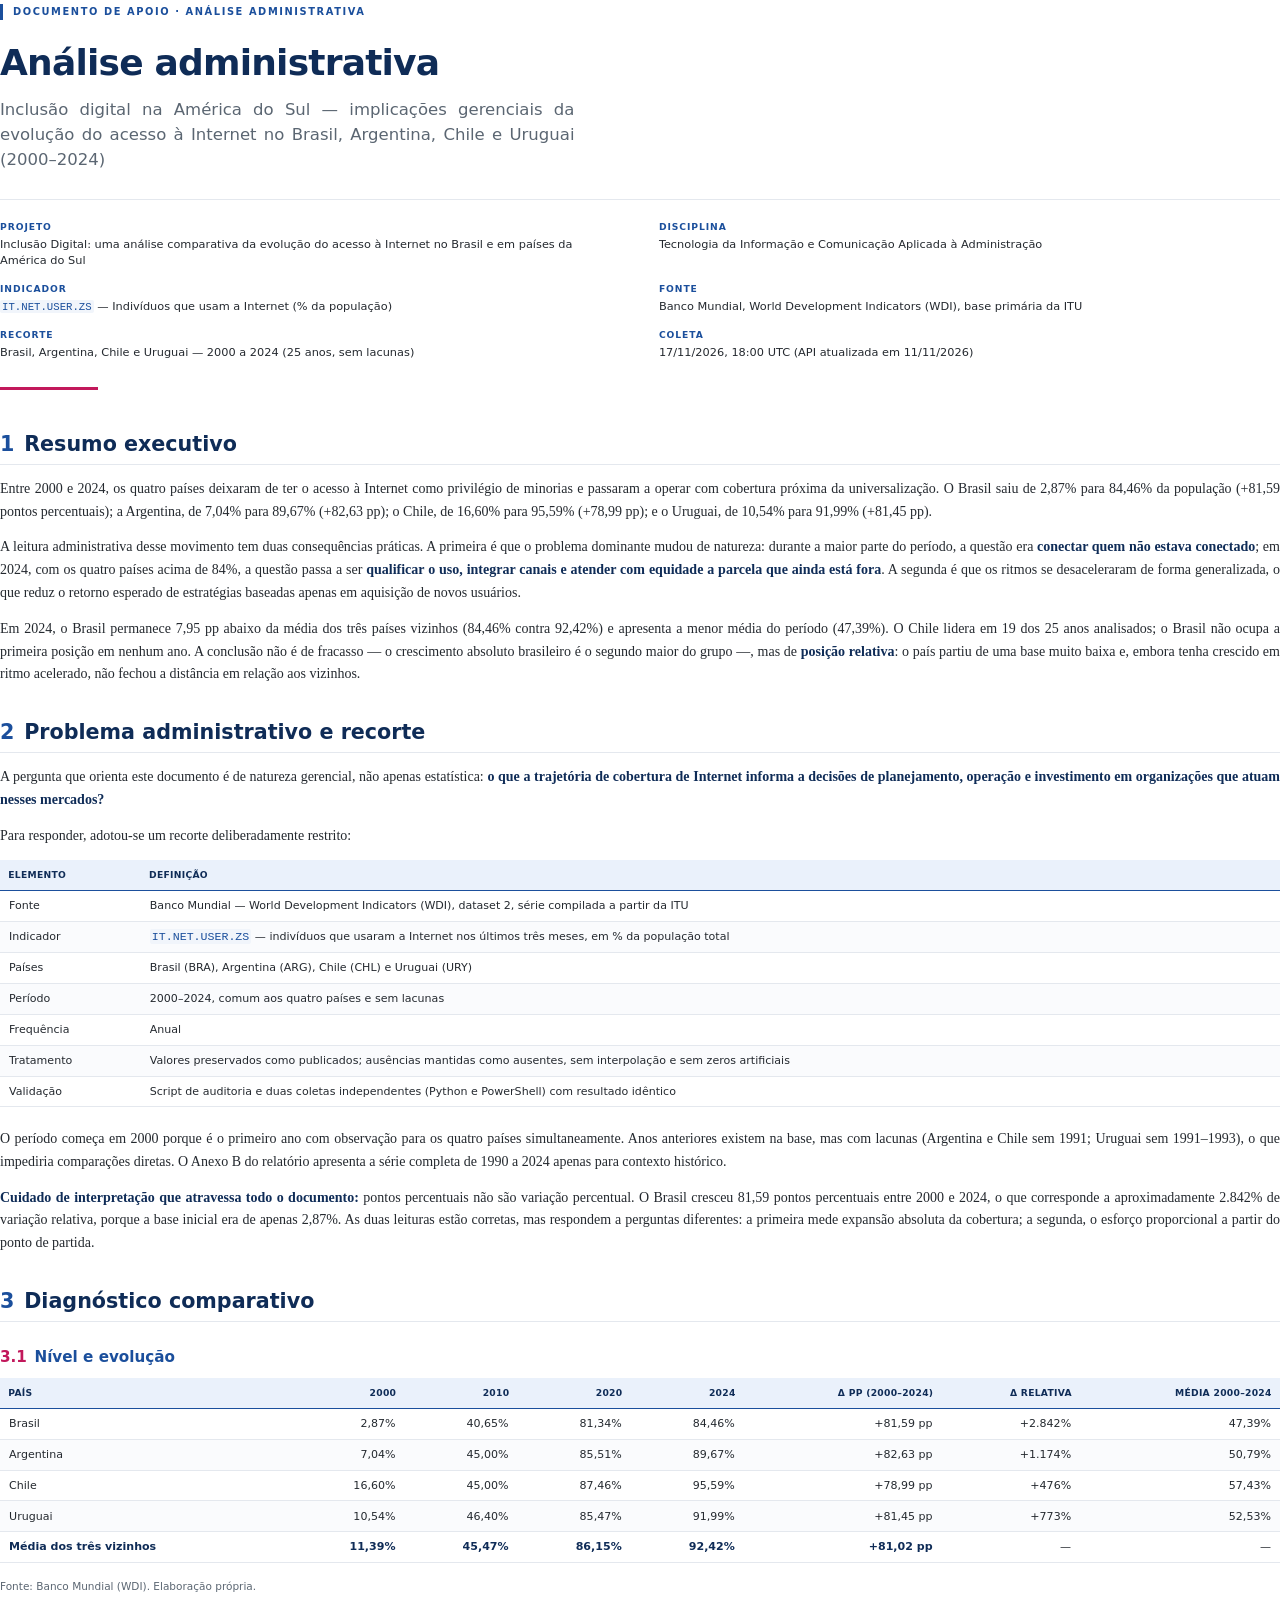
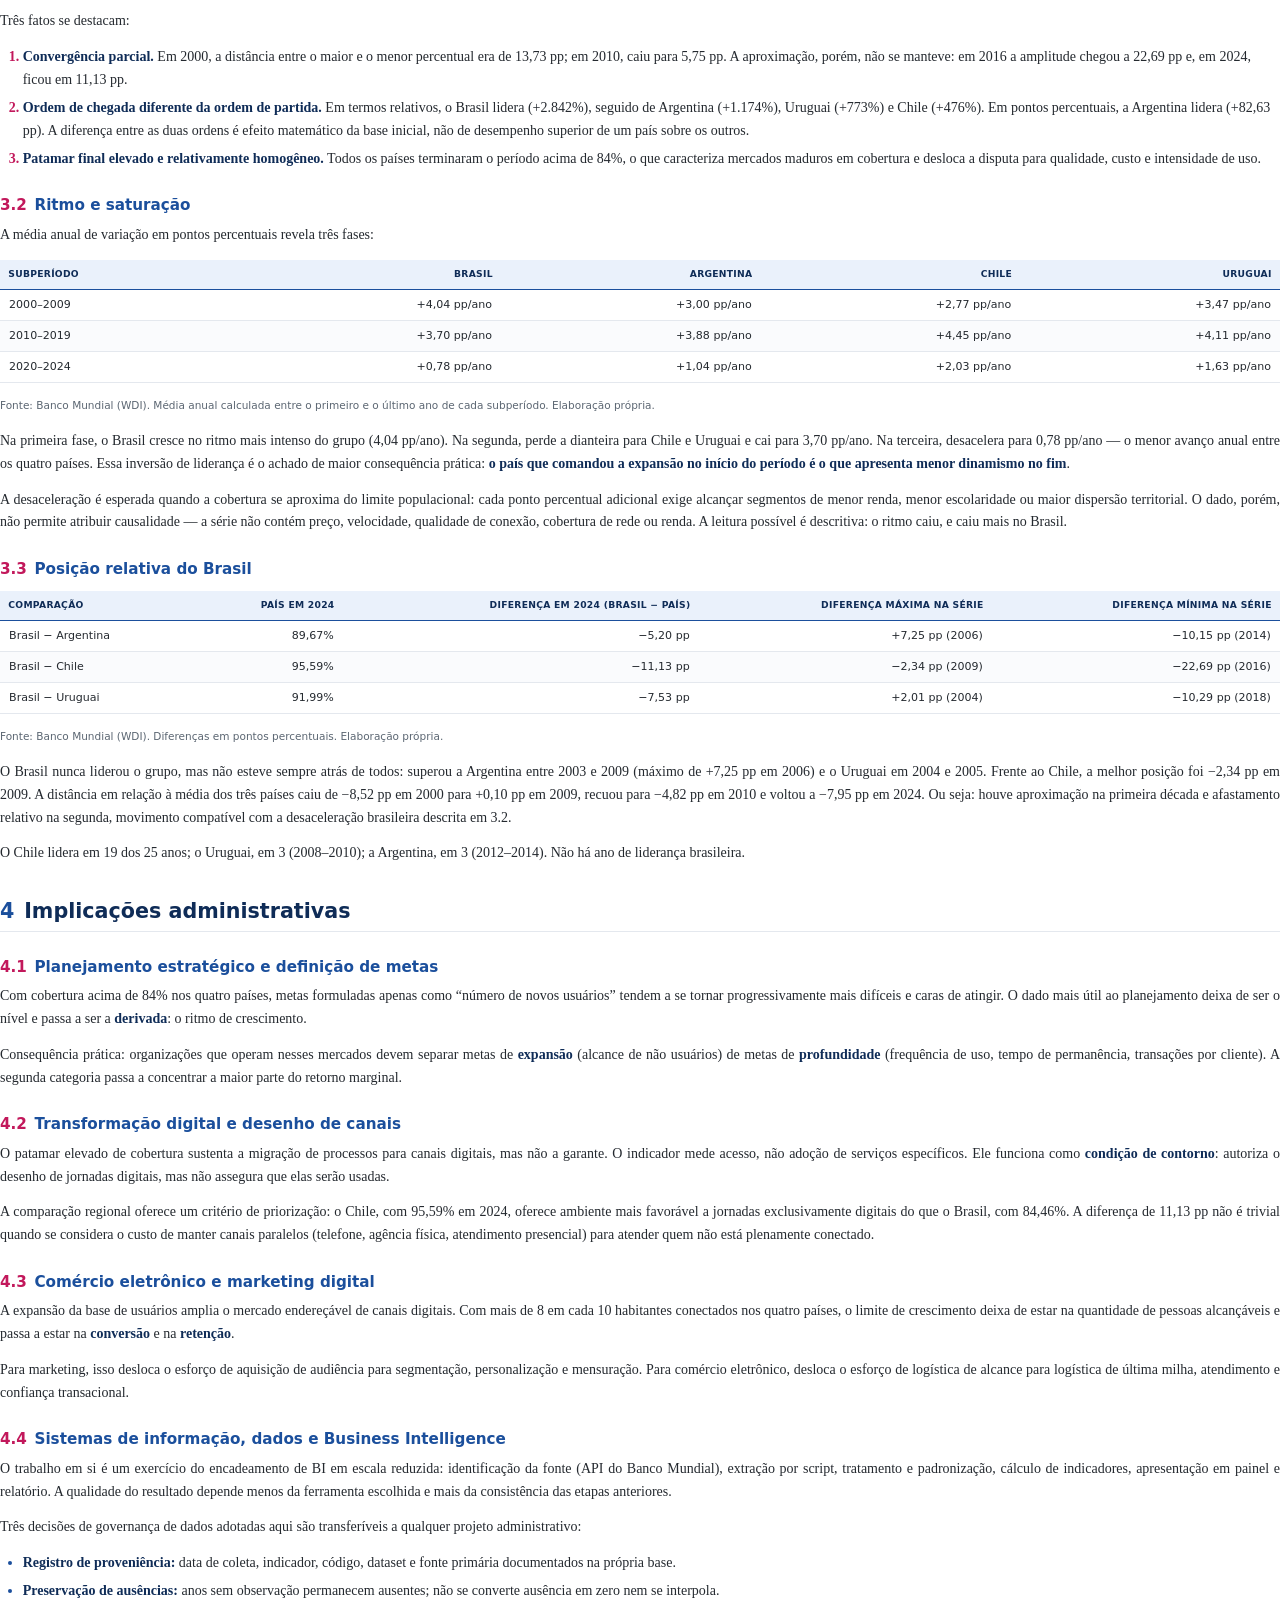
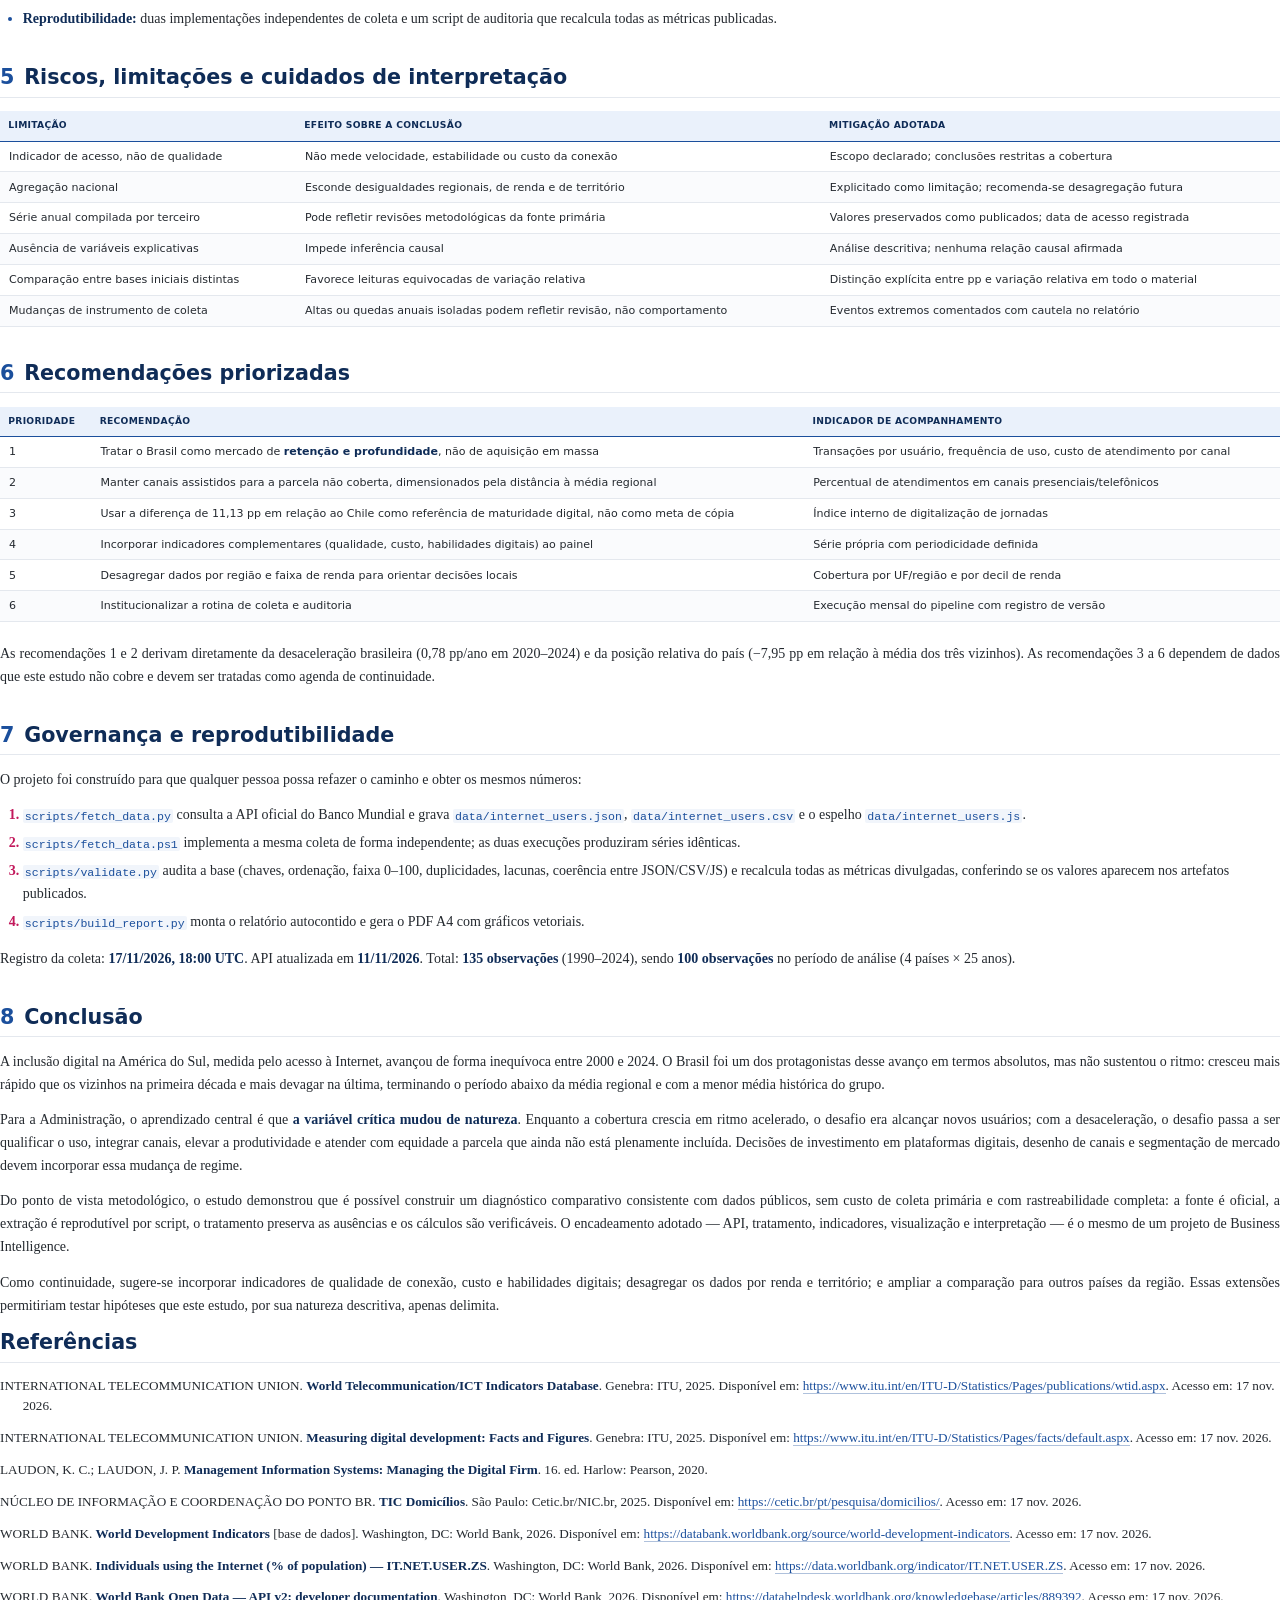
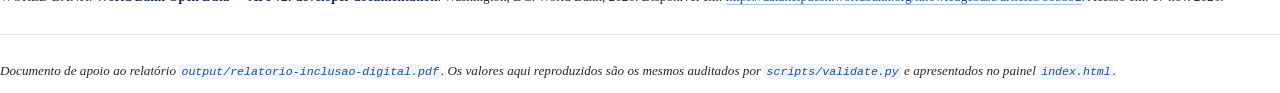
<file: output/analise-administrativa.html>
<!DOCTYPE html>
<html lang="pt-BR">
<head>
<meta charset="utf-8">
<title>Análise administrativa — Inclusão digital na América do Sul</title>
<style>
:root {
  --azul: #1B4F9C;
  --azul-escuro: #0F2C57;
  --azul-claro: #EAF1FB;
  --rosa: #C2185B;
  --verde: #1E7A45;
  --preto: #111418;
  --texto: #24292F;
  --texto-fraco: #5B6672;
  --grade: #E4E8EE;
  --sans: "Segoe UI", "Inter", system-ui, Arial, sans-serif;
  --serif: Cambria, Georgia, "Times New Roman", serif;
}

* { box-sizing: border-box; }

html, body { margin: 0; padding: 0; background: #FFFFFF; }

body {
  font-family: var(--serif);
  font-size: 10.5pt;
  line-height: 1.63;
  color: var(--texto);
  -webkit-print-color-adjust: exact;
  print-color-adjust: exact;
}

/* ---------------------------------------------------------- abertura */
.abertura { margin: 0 0 11mm; }

.eyebrow {
  display: inline-block;
  font-family: var(--sans);
  font-size: 7.4pt;
  font-weight: 700;
  letter-spacing: 0.16em;
  text-transform: uppercase;
  color: var(--azul);
  border-left: 3px solid var(--azul);
  padding-left: 10px;
  margin-bottom: 6mm;
}

h1 {
  font-family: var(--sans);
  font-size: 27pt;
  line-height: 1.12;
  letter-spacing: -0.022em;
  font-weight: 700;
  color: var(--azul-escuro);
  margin: 0 0 4mm;
  max-width: 148mm;
}

.deck {
  font-family: var(--sans);
  font-size: 12.4pt;
  line-height: 1.5;
  color: var(--texto-fraco);
  margin: 0 0 7mm;
  max-width: 152mm;
}

.meta {
  display: grid;
  grid-template-columns: 1fr 1fr;
  column-gap: 10mm;
  row-gap: 3.2mm;
  margin: 0 0 7mm;
  padding: 5mm 0 0;
  border-top: 0.6pt solid var(--grade);
}

.meta dt {
  font-family: var(--sans);
  font-size: 6.9pt;
  font-weight: 700;
  letter-spacing: 0.1em;
  text-transform: uppercase;
  color: var(--azul);
  margin: 0 0 0.8mm;
}

.meta dd {
  font-family: var(--sans);
  font-size: 8.5pt;
  line-height: 1.4;
  color: var(--texto);
  margin: 0;
}

.meta code { font-size: 8pt; }

.rule {
  width: 26mm;
  height: 2.4pt;
  background: var(--rosa);
  border: 0;
  margin: 0;
}

/* ---------------------------------------------------------- títulos */
h2 {
  font-family: var(--sans);
  font-size: 15.5pt;
  line-height: 1.25;
  font-weight: 700;
  color: var(--azul-escuro);
  margin: 9mm 0 3.5mm;
  padding-bottom: 1.6mm;
  border-bottom: 0.7pt solid var(--grade);
  break-after: avoid;
  page-break-after: avoid;
}

h2:first-of-type { margin-top: 0; }

h2.referencias {
  break-before: page;
  page-break-before: always;
  margin-top: 0;
}

.quebra-pagina {
  break-after: page;
  page-break-after: always;
  height: 0;
}

h2 .num {
  color: var(--azul);
  font-weight: 700;
  margin-right: 2.6mm;
}

h2 .num::after { content: ""; }

h3 {
  font-family: var(--sans);
  font-size: 11.4pt;
  line-height: 1.35;
  font-weight: 700;
  color: var(--azul);
  margin: 6.5mm 0 2.2mm;
  break-after: avoid;
  page-break-after: avoid;
}

h3 .num { color: var(--rosa); margin-right: 2mm; }

h4 {
  font-family: var(--sans);
  font-size: 10pt;
  color: var(--azul-escuro);
  margin: 5mm 0 2mm;
}

/* ---------------------------------------------------------- texto */
p {
  margin: 0 0 3.4mm;
  text-align: justify;
  orphans: 3;
  widows: 3;
}

strong { color: var(--azul-escuro); font-weight: 700; }

em { font-style: italic; }

p.fonte {
  font-family: var(--sans);
  font-size: 7.9pt;
  line-height: 1.45;
  color: var(--texto-fraco);
  text-align: left;
  margin: -1.4mm 0 4.4mm;
}

a {
  color: var(--azul);
  text-decoration: none;
  border-bottom: 0.4pt solid rgba(27, 79, 156, 0.35);
  overflow-wrap: anywhere;
}

code {
  font-family: Consolas, "Cascadia Mono", monospace;
  font-size: 8.7pt;
  color: var(--azul);
  background: #F1F5FB;
  padding: 0.2mm 0.55mm;
  border-radius: 2px;
}

ul, ol {
  margin: 0 0 3.6mm;
  padding-left: 6mm;
}

li { margin: 0 0 1.4mm; }

ul li::marker { color: var(--azul); }
ol li::marker { color: var(--rosa); font-weight: 700; }

hr.divisor {
  border: 0;
  border-top: 0.6pt solid var(--grade);
  margin: 7mm 0;
}

blockquote {
  margin: 0 0 4mm;
  padding: 3mm 4mm;
  background: var(--azul-claro);
  border-left: 3pt solid var(--azul);
}

blockquote p { margin: 0; }

/* ---------------------------------------------------------- tabelas */
.tabela {
  margin: 3mm 0 5.5mm;
  break-inside: avoid;
  page-break-inside: avoid;
}

table {
  width: 100%;
  border-collapse: collapse;
  font-family: var(--sans);
  font-size: 8.3pt;
  line-height: 1.4;
}

thead { display: table-header-group; }

th {
  background: var(--azul-claro);
  color: var(--azul-escuro);
  font-size: 6.9pt;
  font-weight: 700;
  letter-spacing: 0.03em;
  text-transform: uppercase;
  text-align: left;
  padding: 2.2mm 2.2mm;
  border-bottom: 1pt solid var(--azul);
  vertical-align: bottom;
  hyphens: none;
}

td {
  padding: 1.9mm 2.4mm;
  border-bottom: 0.5pt solid var(--grade);
  vertical-align: top;
  color: var(--texto);
}

tbody tr:nth-child(even) td { background: #FAFBFD; }

th.num, td.num { text-align: right; }
th.centro, td.centro { text-align: center; }

/* ---------------------------------------------------------- referências */
p.ref {
  text-align: left;
  padding-left: 6mm;
  text-indent: -6mm;
  margin-bottom: 3.2mm;
  font-size: 9.9pt;
  line-height: 1.5;
}

/* ---------------------------------------------------------- fim */
.nota-final {
  margin-top: 7mm;
  padding-top: 3mm;
  border-top: 0.6pt solid var(--grade);
  font-size: 8.6pt;
  color: var(--texto-fraco);
  font-style: italic;
  text-align: left;
}
</style>
</head>
<body>
<header class="abertura">
  <span class="eyebrow">Documento de apoio · Análise administrativa</span>
  <h1>Análise administrativa</h1>
  <p class="deck">Inclusão digital na América do Sul — implicações gerenciais da evolução do acesso à Internet no Brasil, Argentina, Chile e Uruguai (2000–2024)</p>
  <dl class="meta"><div><dt>Projeto</dt><dd>Inclusão Digital: uma análise comparativa da evolução do acesso à Internet no Brasil e em países da América do Sul</dd></div><div><dt>Disciplina</dt><dd>Tecnologia da Informação e Comunicação Aplicada à Administração</dd></div><div><dt>Indicador</dt><dd><code>IT.NET.USER.ZS</code> — Indivíduos que usam a Internet (% da população)</dd></div><div><dt>Fonte</dt><dd>Banco Mundial, World Development Indicators (WDI), base primária da ITU</dd></div><div><dt>Recorte</dt><dd>Brasil, Argentina, Chile e Uruguai — 2000 a 2024 (25 anos, sem lacunas)</dd></div><div><dt>Coleta</dt><dd>17/11/2026, 18:00 UTC (API atualizada em 11/11/2026)</dd></div></dl>
  <hr class="rule">
</header>
<main>
<h2><span class="num">1</span>Resumo executivo</h2>
<p>Entre 2000 e 2024, os quatro países deixaram de ter o acesso à Internet como privilégio de minorias e passaram a operar com cobertura próxima da universalização. O Brasil saiu de 2,87% para 84,46% da população (+81,59 pontos percentuais); a Argentina, de 7,04% para 89,67% (+82,63 pp); o Chile, de 16,60% para 95,59% (+78,99 pp); e o Uruguai, de 10,54% para 91,99% (+81,45 pp).</p>
<p>A leitura administrativa desse movimento tem duas consequências práticas. A primeira é que o problema dominante mudou de natureza: durante a maior parte do período, a questão era <strong>conectar quem não estava conectado</strong>; em 2024, com os quatro países acima de 84%, a questão passa a ser <strong>qualificar o uso, integrar canais e atender com equidade a parcela que ainda está fora</strong>. A segunda é que os ritmos se desaceleraram de forma generalizada, o que reduz o retorno esperado de estratégias baseadas apenas em aquisição de novos usuários.</p>
<p>Em 2024, o Brasil permanece 7,95 pp abaixo da média dos três países vizinhos (84,46% contra 92,42%) e apresenta a menor média do período (47,39%). O Chile lidera em 19 dos 25 anos analisados; o Brasil não ocupa a primeira posição em nenhum ano. A conclusão não é de fracasso — o crescimento absoluto brasileiro é o segundo maior do grupo —, mas de <strong>posição relativa</strong>: o país partiu de uma base muito baixa e, embora tenha crescido em ritmo acelerado, não fechou a distância em relação aos vizinhos.</p>
<h2><span class="num">2</span>Problema administrativo e recorte</h2>
<p>A pergunta que orienta este documento é de natureza gerencial, não apenas estatística: <strong>o que a trajetória de cobertura de Internet informa a decisões de planejamento, operação e investimento em organizações que atuam nesses mercados?</strong></p>
<p>Para responder, adotou-se um recorte deliberadamente restrito:</p>
<div class="tabela"><table><thead><tr><th class="">Elemento</th><th class="">Definição</th></tr></thead><tbody><tr><td class="">Fonte</td><td class="">Banco Mundial — World Development Indicators (WDI), dataset 2, série compilada a partir da ITU</td></tr><tr><td class="">Indicador</td><td class=""><code>IT.NET.USER.ZS</code> — indivíduos que usaram a Internet nos últimos três meses, em % da população total</td></tr><tr><td class="">Países</td><td class="">Brasil (BRA), Argentina (ARG), Chile (CHL) e Uruguai (URY)</td></tr><tr><td class="">Período</td><td class="">2000–2024, comum aos quatro países e sem lacunas</td></tr><tr><td class="">Frequência</td><td class="">Anual</td></tr><tr><td class="">Tratamento</td><td class="">Valores preservados como publicados; ausências mantidas como ausentes, sem interpolação e sem zeros artificiais</td></tr><tr><td class="">Validação</td><td class="">Script de auditoria e duas coletas independentes (Python e PowerShell) com resultado idêntico</td></tr></tbody></table></div>
<p>O período começa em 2000 porque é o primeiro ano com observação para os quatro países simultaneamente. Anos anteriores existem na base, mas com lacunas (Argentina e Chile sem 1991; Uruguai sem 1991–1993), o que impediria comparações diretas. O Anexo B do relatório apresenta a série completa de 1990 a 2024 apenas para contexto histórico.</p>
<p><strong>Cuidado de interpretação que atravessa todo o documento:</strong> pontos percentuais não são variação percentual. O Brasil cresceu 81,59 pontos percentuais entre 2000 e 2024, o que corresponde a aproximadamente 2.842% de variação relativa, porque a base inicial era de apenas 2,87%. As duas leituras estão corretas, mas respondem a perguntas diferentes: a primeira mede expansão absoluta da cobertura; a segunda, o esforço proporcional a partir do ponto de partida.</p>
<h2><span class="num">3</span>Diagnóstico comparativo</h2>
<h3><span class="num">3.1</span>Nível e evolução</h3>
<div class="tabela"><table><thead><tr><th class="">País</th><th class="num">2000</th><th class="num">2010</th><th class="num">2020</th><th class="num">2024</th><th class="num">Δ&nbsp;pp (2000–2024)</th><th class="num">Δ&nbsp;relativa</th><th class="num">Média 2000–2024</th></tr></thead><tbody><tr><td class="">Brasil</td><td class="num">2,87%</td><td class="num">40,65%</td><td class="num">81,34%</td><td class="num">84,46%</td><td class="num">+81,59 pp</td><td class="num">+2.842%</td><td class="num">47,39%</td></tr><tr><td class="">Argentina</td><td class="num">7,04%</td><td class="num">45,00%</td><td class="num">85,51%</td><td class="num">89,67%</td><td class="num">+82,63 pp</td><td class="num">+1.174%</td><td class="num">50,79%</td></tr><tr><td class="">Chile</td><td class="num">16,60%</td><td class="num">45,00%</td><td class="num">87,46%</td><td class="num">95,59%</td><td class="num">+78,99 pp</td><td class="num">+476%</td><td class="num">57,43%</td></tr><tr><td class="">Uruguai</td><td class="num">10,54%</td><td class="num">46,40%</td><td class="num">85,47%</td><td class="num">91,99%</td><td class="num">+81,45 pp</td><td class="num">+773%</td><td class="num">52,53%</td></tr><tr><td class=""><strong>Média dos três vizinhos</strong></td><td class="num"><strong>11,39%</strong></td><td class="num"><strong>45,47%</strong></td><td class="num"><strong>86,15%</strong></td><td class="num"><strong>92,42%</strong></td><td class="num"><strong>+81,02 pp</strong></td><td class="num">—</td><td class="num">—</td></tr></tbody></table></div>
<p class="fonte">Fonte: Banco Mundial (WDI). Elaboração própria.</p>
<p>Três fatos se destacam:</p>
<ol>
<li><strong>Convergência parcial.</strong> Em 2000, a distância entre o maior e o menor percentual era de 13,73 pp; em 2010, caiu para 5,75 pp. A aproximação, porém, não se manteve: em 2016 a amplitude chegou a 22,69 pp e, em 2024, ficou em 11,13 pp.</li>
<li><strong>Ordem de chegada diferente da ordem de partida.</strong> Em termos relativos, o Brasil lidera (+2.842%), seguido de Argentina (+1.174%), Uruguai (+773%) e Chile (+476%). Em pontos percentuais, a Argentina lidera (+82,63 pp). A diferença entre as duas ordens é efeito matemático da base inicial, não de desempenho superior de um país sobre os outros.</li>
<li><strong>Patamar final elevado e relativamente homogêneo.</strong> Todos os países terminaram o período acima de 84%, o que caracteriza mercados maduros em cobertura e desloca a disputa para qualidade, custo e intensidade de uso.</li>
</ol>
<h3><span class="num">3.2</span>Ritmo e saturação</h3>
<p>A média anual de variação em pontos percentuais revela três fases:</p>
<div class="tabela"><table><thead><tr><th class="">Subperíodo</th><th class="num">Brasil</th><th class="num">Argentina</th><th class="num">Chile</th><th class="num">Uruguai</th></tr></thead><tbody><tr><td class="">2000–2009</td><td class="num">+4,04 pp/ano</td><td class="num">+3,00 pp/ano</td><td class="num">+2,77 pp/ano</td><td class="num">+3,47 pp/ano</td></tr><tr><td class="">2010–2019</td><td class="num">+3,70 pp/ano</td><td class="num">+3,88 pp/ano</td><td class="num">+4,45 pp/ano</td><td class="num">+4,11 pp/ano</td></tr><tr><td class="">2020–2024</td><td class="num">+0,78 pp/ano</td><td class="num">+1,04 pp/ano</td><td class="num">+2,03 pp/ano</td><td class="num">+1,63 pp/ano</td></tr></tbody></table></div>
<p class="fonte">Fonte: Banco Mundial (WDI). Média anual calculada entre o primeiro e o último ano de cada subperíodo. Elaboração própria.</p>
<p>Na primeira fase, o Brasil cresce no ritmo mais intenso do grupo (4,04 pp/ano). Na segunda, perde a dianteira para Chile e Uruguai e cai para 3,70 pp/ano. Na terceira, desacelera para 0,78 pp/ano — o menor avanço anual entre os quatro países. Essa inversão de liderança é o achado de maior consequência prática: <strong>o país que comandou a expansão no início do período é o que apresenta menor dinamismo no fim</strong>.</p>
<p>A desaceleração é esperada quando a cobertura se aproxima do limite populacional: cada ponto percentual adicional exige alcançar segmentos de menor renda, menor escolaridade ou maior dispersão territorial. O dado, porém, não permite atribuir causalidade — a série não contém preço, velocidade, qualidade de conexão, cobertura de rede ou renda. A leitura possível é descritiva: o ritmo caiu, e caiu mais no Brasil.</p>
<h3><span class="num">3.3</span>Posição relativa do Brasil</h3>
<div class="tabela"><table><thead><tr><th class="">Comparação</th><th class="num">País em 2024</th><th class="num">Diferença em 2024 (Brasil − país)</th><th class="num">Diferença máxima na série</th><th class="num">Diferença mínima na série</th></tr></thead><tbody><tr><td class="">Brasil − Argentina</td><td class="num">89,67%</td><td class="num">−5,20 pp</td><td class="num">+7,25 pp (2006)</td><td class="num">−10,15 pp (2014)</td></tr><tr><td class="">Brasil − Chile</td><td class="num">95,59%</td><td class="num">−11,13 pp</td><td class="num">−2,34 pp (2009)</td><td class="num">−22,69 pp (2016)</td></tr><tr><td class="">Brasil − Uruguai</td><td class="num">91,99%</td><td class="num">−7,53 pp</td><td class="num">+2,01 pp (2004)</td><td class="num">−10,29 pp (2018)</td></tr></tbody></table></div>
<p class="fonte">Fonte: Banco Mundial (WDI). Diferenças em pontos percentuais. Elaboração própria.</p>
<p>O Brasil nunca liderou o grupo, mas não esteve sempre atrás de todos: superou a Argentina entre 2003 e 2009 (máximo de +7,25 pp em 2006) e o Uruguai em 2004 e 2005. Frente ao Chile, a melhor posição foi −2,34 pp em 2009. A distância em relação à média dos três países caiu de −8,52 pp em 2000 para +0,10 pp em 2009, recuou para −4,82 pp em 2010 e voltou a −7,95 pp em 2024. Ou seja: houve aproximação na primeira década e afastamento relativo na segunda, movimento compatível com a desaceleração brasileira descrita em 3.2.</p>
<p>O Chile lidera em 19 dos 25 anos; o Uruguai, em 3 (2008–2010); a Argentina, em 3 (2012–2014). Não há ano de liderança brasileira.</p>
<h2><span class="num">4</span>Implicações administrativas</h2>
<h3><span class="num">4.1</span>Planejamento estratégico e definição de metas</h3>
<p>Com cobertura acima de 84% nos quatro países, metas formuladas apenas como “número de novos usuários” tendem a se tornar progressivamente mais difíceis e caras de atingir. O dado mais útil ao planejamento deixa de ser o nível e passa a ser a <strong>derivada</strong>: o ritmo de crescimento.</p>
<p>Consequência prática: organizações que operam nesses mercados devem separar metas de <strong>expansão</strong> (alcance de não usuários) de metas de <strong>profundidade</strong> (frequência de uso, tempo de permanência, transações por cliente). A segunda categoria passa a concentrar a maior parte do retorno marginal.</p>
<h3><span class="num">4.2</span>Transformação digital e desenho de canais</h3>
<p>O patamar elevado de cobertura sustenta a migração de processos para canais digitais, mas não a garante. O indicador mede acesso, não adoção de serviços específicos. Ele funciona como <strong>condição de contorno</strong>: autoriza o desenho de jornadas digitais, mas não assegura que elas serão usadas.</p>
<p>A comparação regional oferece um critério de priorização: o Chile, com 95,59% em 2024, oferece ambiente mais favorável a jornadas exclusivamente digitais do que o Brasil, com 84,46%. A diferença de 11,13 pp não é trivial quando se considera o custo de manter canais paralelos (telefone, agência física, atendimento presencial) para atender quem não está plenamente conectado.</p>
<h3><span class="num">4.3</span>Comércio eletrônico e marketing digital</h3>
<p>A expansão da base de usuários amplia o mercado endereçável de canais digitais. Com mais de 8 em cada 10 habitantes conectados nos quatro países, o limite de crescimento deixa de estar na quantidade de pessoas alcançáveis e passa a estar na <strong>conversão</strong> e na <strong>retenção</strong>.</p>
<p>Para marketing, isso desloca o esforço de aquisição de audiência para segmentação, personalização e mensuração. Para comércio eletrônico, desloca o esforço de logística de alcance para logística de última milha, atendimento e confiança transacional.</p>
<h3><span class="num">4.4</span>Sistemas de informação, dados e Business Intelligence</h3>
<p>O trabalho em si é um exercício do encadeamento de BI em escala reduzida: identificação da fonte (API do Banco Mundial), extração por script, tratamento e padronização, cálculo de indicadores, apresentação em painel e relatório. A qualidade do resultado depende menos da ferramenta escolhida e mais da consistência das etapas anteriores.</p>
<p>Três decisões de governança de dados adotadas aqui são transferíveis a qualquer projeto administrativo:</p>
<ul>
<li><strong>Registro de proveniência:</strong> data de coleta, indicador, código, dataset e fonte primária documentados na própria base.</li>
<li><strong>Preservação de ausências:</strong> anos sem observação permanecem ausentes; não se converte ausência em zero nem se interpola.</li>
<li><strong>Reprodutibilidade:</strong> duas implementações independentes de coleta e um script de auditoria que recalcula todas as métricas publicadas.</li>
</ul>
<h2><span class="num">5</span>Riscos, limitações e cuidados de interpretação</h2>
<div class="tabela"><table><thead><tr><th class="">Limitação</th><th class="">Efeito sobre a conclusão</th><th class="">Mitigação adotada</th></tr></thead><tbody><tr><td class="">Indicador de acesso, não de qualidade</td><td class="">Não mede velocidade, estabilidade ou custo da conexão</td><td class="">Escopo declarado; conclusões restritas a cobertura</td></tr><tr><td class="">Agregação nacional</td><td class="">Esconde desigualdades regionais, de renda e de território</td><td class="">Explicitado como limitação; recomenda-se desagregação futura</td></tr><tr><td class="">Série anual compilada por terceiro</td><td class="">Pode refletir revisões metodológicas da fonte primária</td><td class="">Valores preservados como publicados; data de acesso registrada</td></tr><tr><td class="">Ausência de variáveis explicativas</td><td class="">Impede inferência causal</td><td class="">Análise descritiva; nenhuma relação causal afirmada</td></tr><tr><td class="">Comparação entre bases iniciais distintas</td><td class="">Favorece leituras equivocadas de variação relativa</td><td class="">Distinção explícita entre pp e variação relativa em todo o material</td></tr><tr><td class="">Mudanças de instrumento de coleta</td><td class="">Altas ou quedas anuais isoladas podem refletir revisão, não comportamento</td><td class="">Eventos extremos comentados com cautela no relatório</td></tr></tbody></table></div>
<h2><span class="num">6</span>Recomendações priorizadas</h2>
<div class="tabela"><table><thead><tr><th class="">Prioridade</th><th class="">Recomendação</th><th class="">Indicador de acompanhamento</th></tr></thead><tbody><tr><td class="">1</td><td class="">Tratar o Brasil como mercado de <strong>retenção e profundidade</strong>, não de aquisição em massa</td><td class="">Transações por usuário, frequência de uso, custo de atendimento por canal</td></tr><tr><td class="">2</td><td class="">Manter canais assistidos para a parcela não coberta, dimensionados pela distância à média regional</td><td class="">Percentual de atendimentos em canais presenciais/telefônicos</td></tr><tr><td class="">3</td><td class="">Usar a diferença de 11,13 pp em relação ao Chile como referência de maturidade digital, não como meta de cópia</td><td class="">Índice interno de digitalização de jornadas</td></tr><tr><td class="">4</td><td class="">Incorporar indicadores complementares (qualidade, custo, habilidades digitais) ao painel</td><td class="">Série própria com periodicidade definida</td></tr><tr><td class="">5</td><td class="">Desagregar dados por região e faixa de renda para orientar decisões locais</td><td class="">Cobertura por UF/região e por decil de renda</td></tr><tr><td class="">6</td><td class="">Institucionalizar a rotina de coleta e auditoria</td><td class="">Execução mensal do pipeline com registro de versão</td></tr></tbody></table></div>
<p>As recomendações 1 e 2 derivam diretamente da desaceleração brasileira (0,78 pp/ano em 2020–2024) e da posição relativa do país (−7,95 pp em relação à média dos três vizinhos). As recomendações 3 a 6 dependem de dados que este estudo não cobre e devem ser tratadas como agenda de continuidade.</p>
<div class="quebra-pagina"></div>
<h2><span class="num">7</span>Governança e reprodutibilidade</h2>
<p>O projeto foi construído para que qualquer pessoa possa refazer o caminho e obter os mesmos números:</p>
<ol>
<li><code>scripts/fetch_data.py</code> consulta a API oficial do Banco Mundial e grava <code>data/internet_users.json</code>, <code>data/internet_users.csv</code> e o espelho <code>data/internet_users.js</code>.</li>
<li><code>scripts/fetch_data.ps1</code> implementa a mesma coleta de forma independente; as duas execuções produziram séries idênticas.</li>
<li><code>scripts/validate.py</code> audita a base (chaves, ordenação, faixa 0–100, duplicidades, lacunas, coerência entre JSON/CSV/JS) e recalcula todas as métricas divulgadas, conferindo se os valores aparecem nos artefatos publicados.</li>
<li><code>scripts/build_report.py</code> monta o relatório autocontido e gera o PDF A4 com gráficos vetoriais.</li>
</ol>
<p>Registro da coleta: <strong>17/11/2026, 18:00 UTC</strong>. API atualizada em <strong>11/11/2026</strong>. Total: <strong>135 observações</strong> (1990–2024), sendo <strong>100 observações</strong> no período de análise (4 países × 25 anos).</p>
<h2><span class="num">8</span>Conclusão</h2>
<p>A inclusão digital na América do Sul, medida pelo acesso à Internet, avançou de forma inequívoca entre 2000 e 2024. O Brasil foi um dos protagonistas desse avanço em termos absolutos, mas não sustentou o ritmo: cresceu mais rápido que os vizinhos na primeira década e mais devagar na última, terminando o período abaixo da média regional e com a menor média histórica do grupo.</p>
<p>Para a Administração, o aprendizado central é que <strong>a variável crítica mudou de natureza</strong>. Enquanto a cobertura crescia em ritmo acelerado, o desafio era alcançar novos usuários; com a desaceleração, o desafio passa a ser qualificar o uso, integrar canais, elevar a produtividade e atender com equidade a parcela que ainda não está plenamente incluída. Decisões de investimento em plataformas digitais, desenho de canais e segmentação de mercado devem incorporar essa mudança de regime.</p>
<p>Do ponto de vista metodológico, o estudo demonstrou que é possível construir um diagnóstico comparativo consistente com dados públicos, sem custo de coleta primária e com rastreabilidade completa: a fonte é oficial, a extração é reprodutível por script, o tratamento preserva as ausências e os cálculos são verificáveis. O encadeamento adotado — API, tratamento, indicadores, visualização e interpretação — é o mesmo de um projeto de Business Intelligence.</p>
<p>Como continuidade, sugere-se incorporar indicadores de qualidade de conexão, custo e habilidades digitais; desagregar os dados por renda e território; e ampliar a comparação para outros países da região. Essas extensões permitiriam testar hipóteses que este estudo, por sua natureza descritiva, apenas delimita.</p>
<h2 class="referencias">Referências</h2>
<p class="ref">INTERNATIONAL TELECOMMUNICATION UNION. <strong>World Telecommunication/ICT Indicators Database</strong>. Genebra: ITU, 2025. Disponível em: <a href="https://www.itu.int/en/ITU-D/Statistics/Pages/publications/wtid.aspx">https://www.itu.int/en/ITU-D/Statistics/Pages/publications/wtid.aspx</a>. Acesso em: 17 nov. 2026.</p>
<p class="ref">INTERNATIONAL TELECOMMUNICATION UNION. <strong>Measuring digital development: Facts and Figures</strong>. Genebra: ITU, 2025. Disponível em: <a href="https://www.itu.int/en/ITU-D/Statistics/Pages/facts/default.aspx">https://www.itu.int/en/ITU-D/Statistics/Pages/facts/default.aspx</a>. Acesso em: 17 nov. 2026.</p>
<p class="ref">LAUDON, K. C.; LAUDON, J. P. <strong>Management Information Systems: Managing the Digital Firm</strong>. 16. ed. Harlow: Pearson, 2020.</p>
<p class="ref">NÚCLEO DE INFORMAÇÃO E COORDENAÇÃO DO PONTO BR. <strong>TIC Domicílios</strong>. São Paulo: Cetic.br/NIC.br, 2025. Disponível em: <a href="https://cetic.br/pt/pesquisa/domicilios/">https://cetic.br/pt/pesquisa/domicilios/</a>. Acesso em: 17 nov. 2026.</p>
<p class="ref">WORLD BANK. <strong>World Development Indicators</strong> [base de dados]. Washington, DC: World Bank, 2026. Disponível em: <a href="https://databank.worldbank.org/source/world-development-indicators">https://databank.worldbank.org/source/world-development-indicators</a>. Acesso em: 17 nov. 2026.</p>
<p class="ref">WORLD BANK. <strong>Individuals using the Internet (% of population) — IT.NET.USER.ZS</strong>. Washington, DC: World Bank, 2026. Disponível em: <a href="https://data.worldbank.org/indicator/IT.NET.USER.ZS">https://data.worldbank.org/indicator/IT.NET.USER.ZS</a>. Acesso em: 17 nov. 2026.</p>
<p class="ref">WORLD BANK. <strong>World Bank Open Data — API v2: developer documentation</strong>. Washington, DC: World Bank, 2026. Disponível em: <a href="https://datahelpdesk.worldbank.org/knowledgebase/articles/889392">https://datahelpdesk.worldbank.org/knowledgebase/articles/889392</a>. Acesso em: 17 nov. 2026.</p>
<hr class="divisor">
<p class="ref"><em>Documento de apoio ao relatório <code>output/relatorio-inclusao-digital.pdf</code>. Os valores aqui reproduzidos são os mesmos auditados por <code>scripts/validate.py</code> e apresentados no painel <code>index.html</code>.</em></p>
</main>
</body>
</html>
</file>
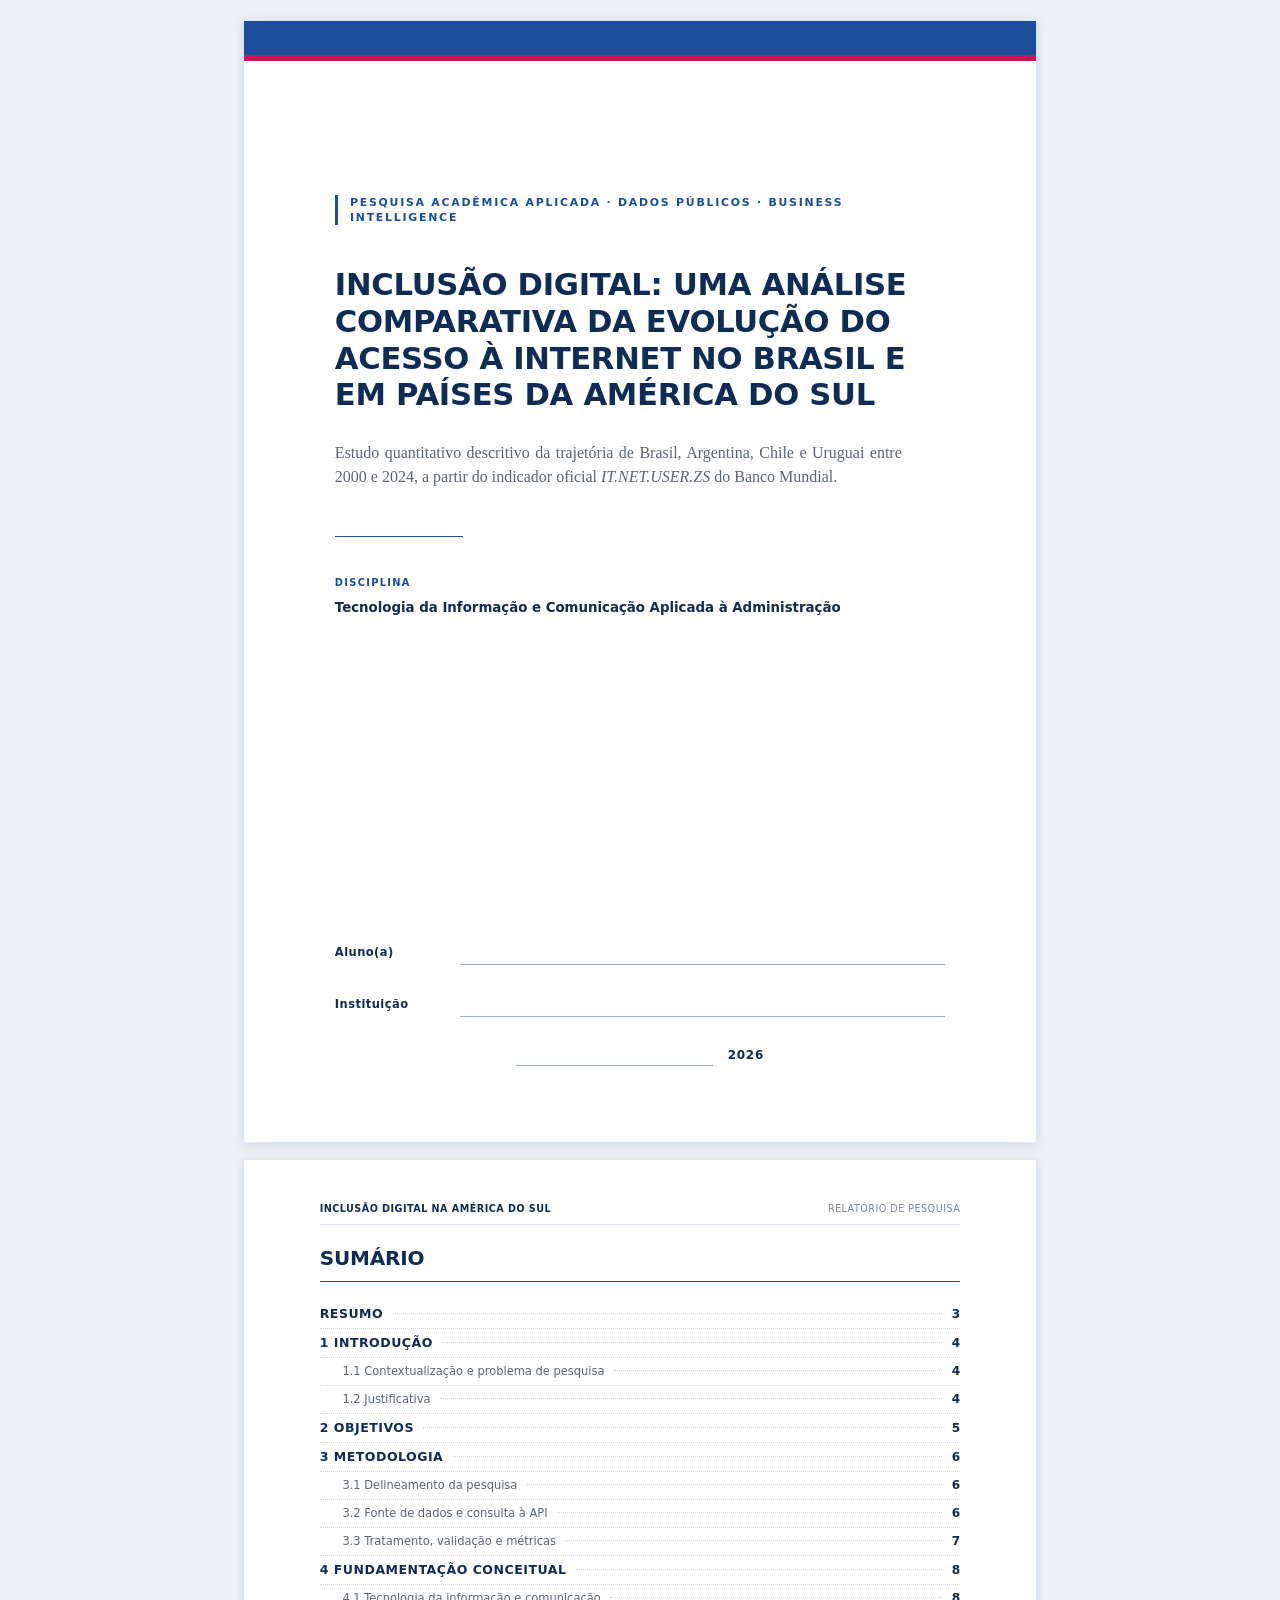
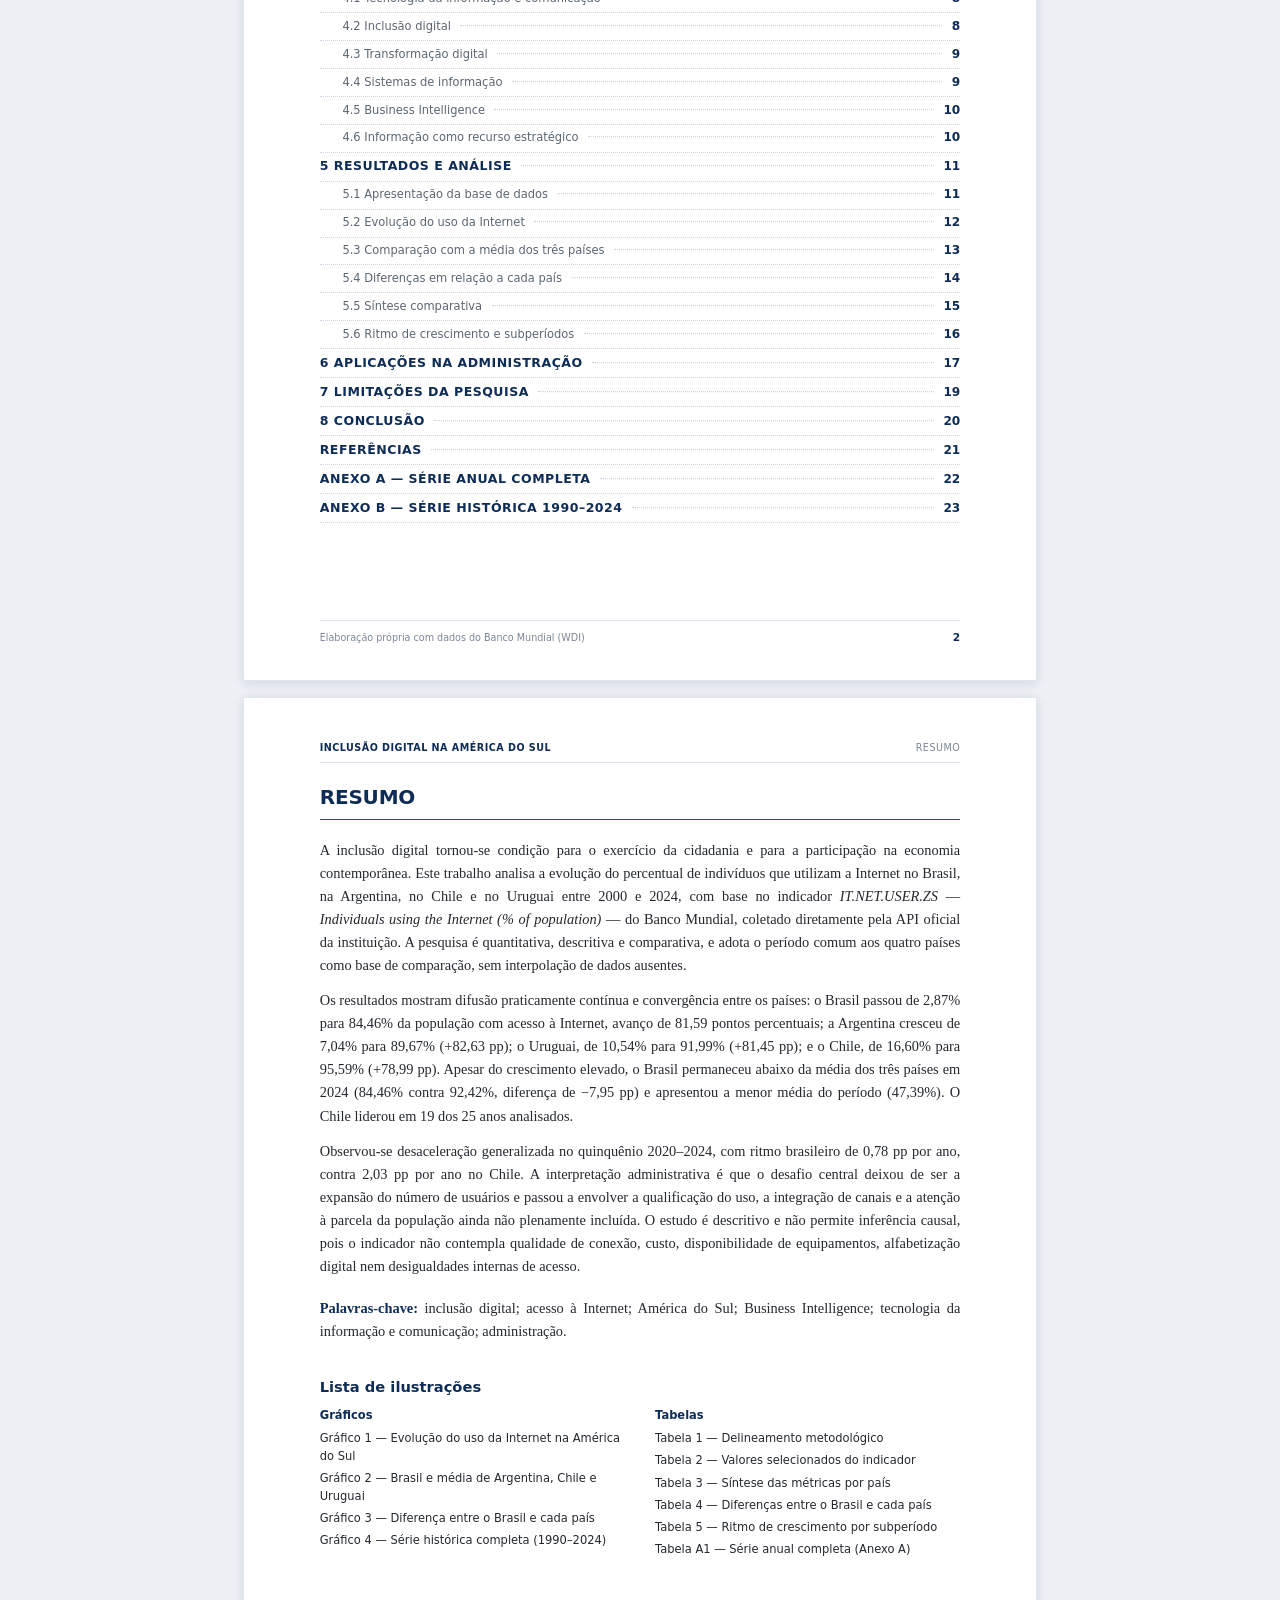
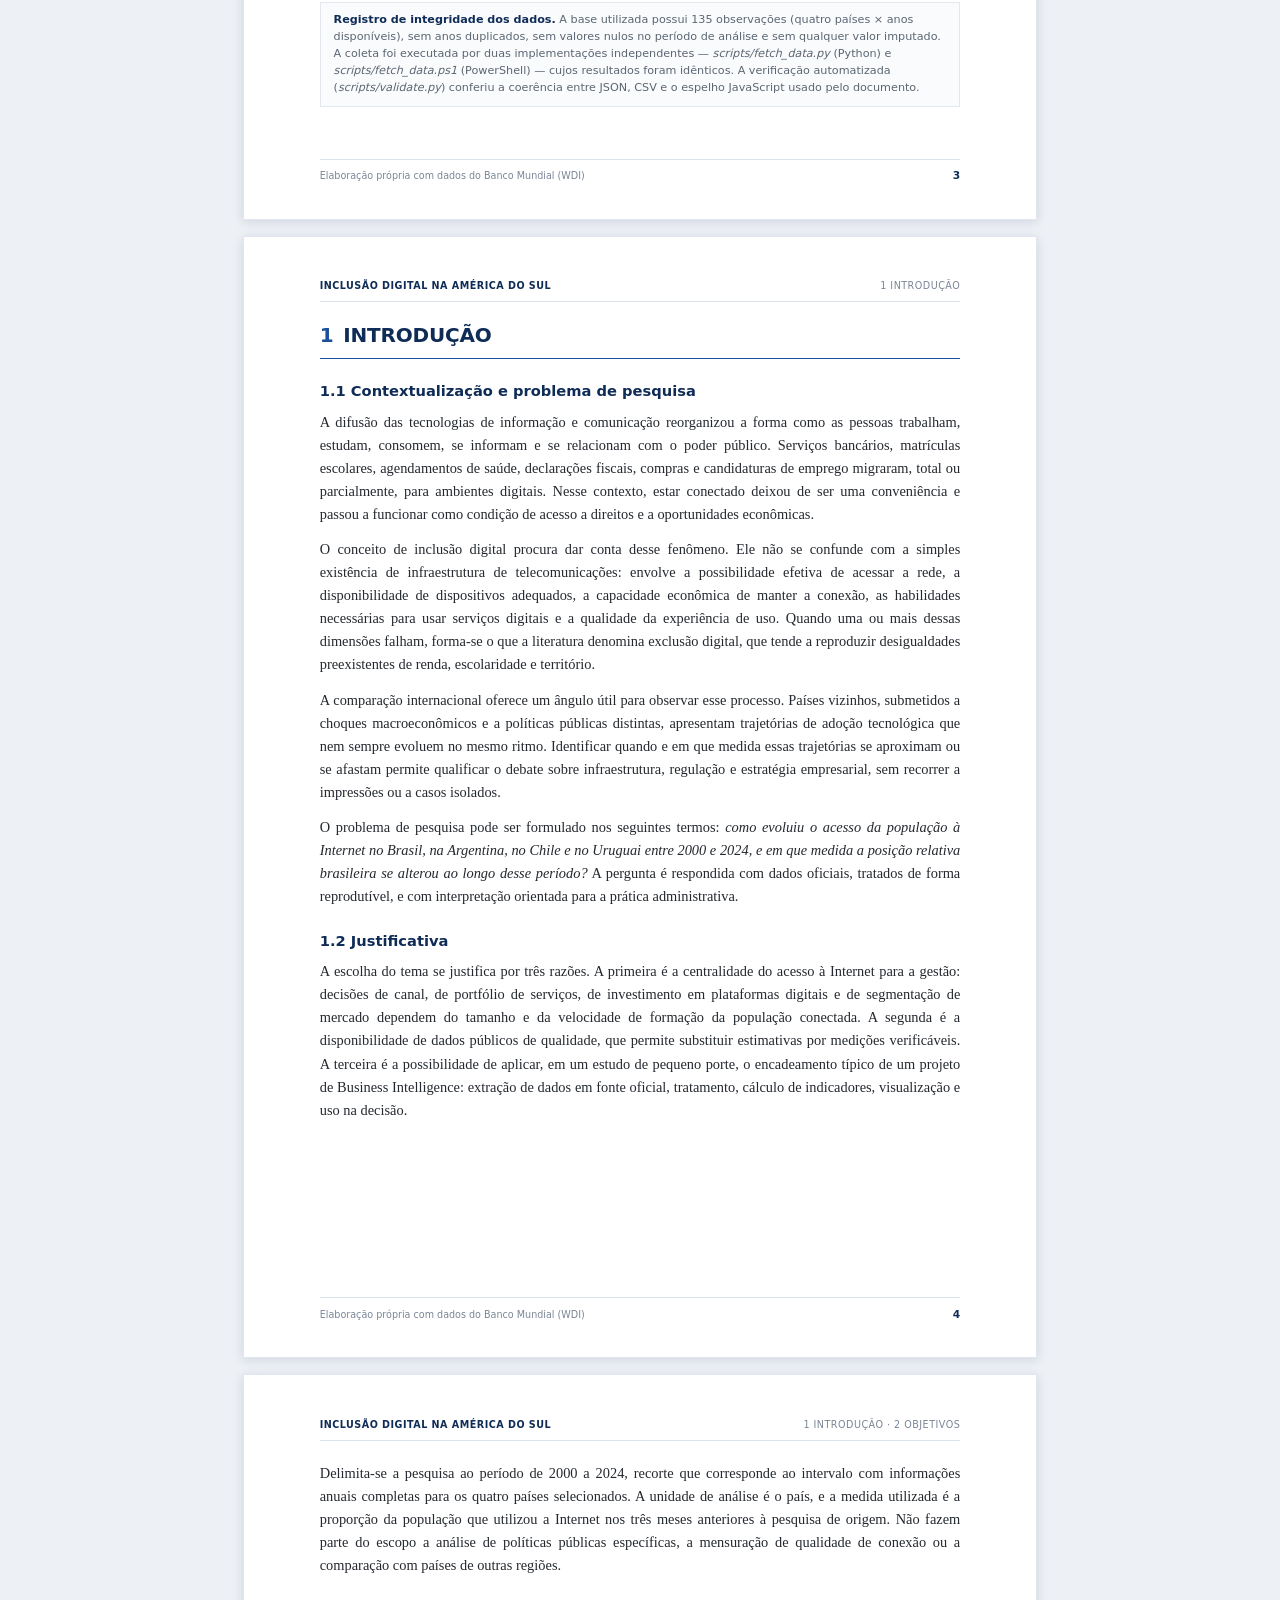
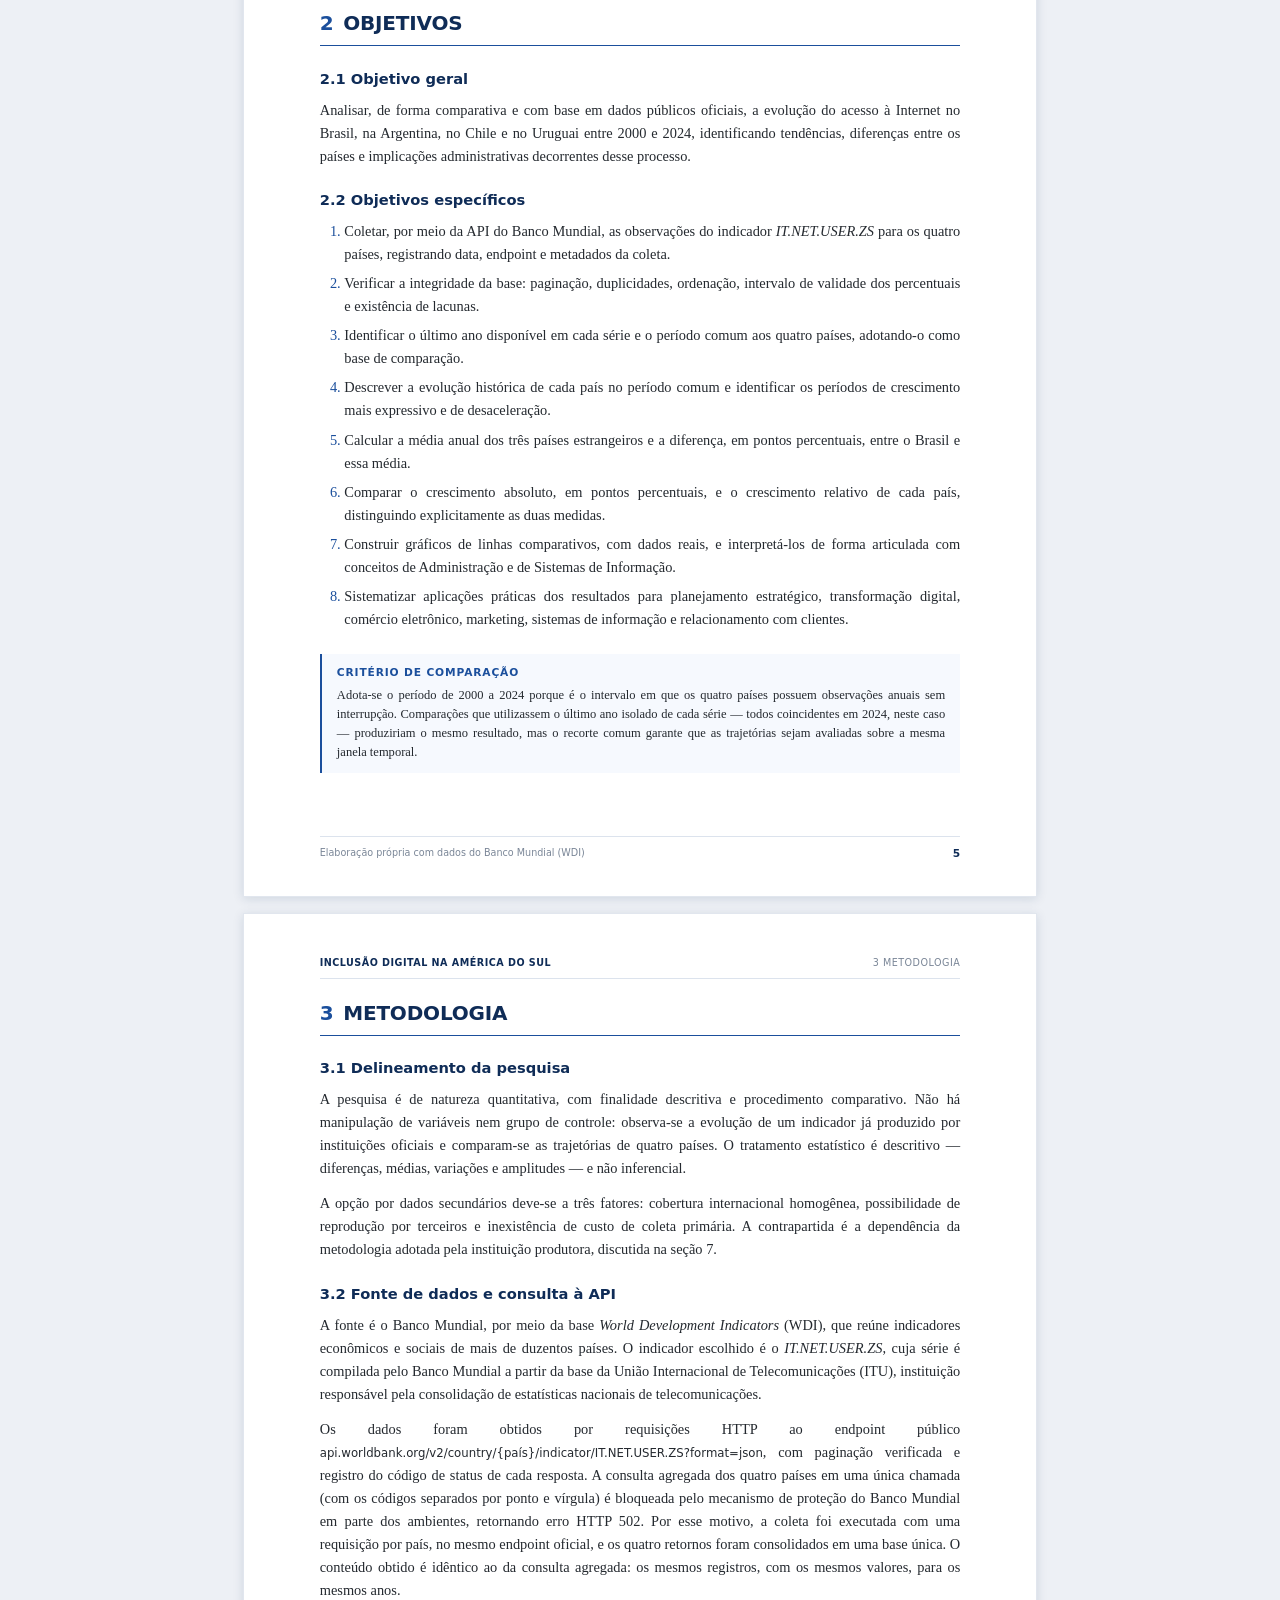
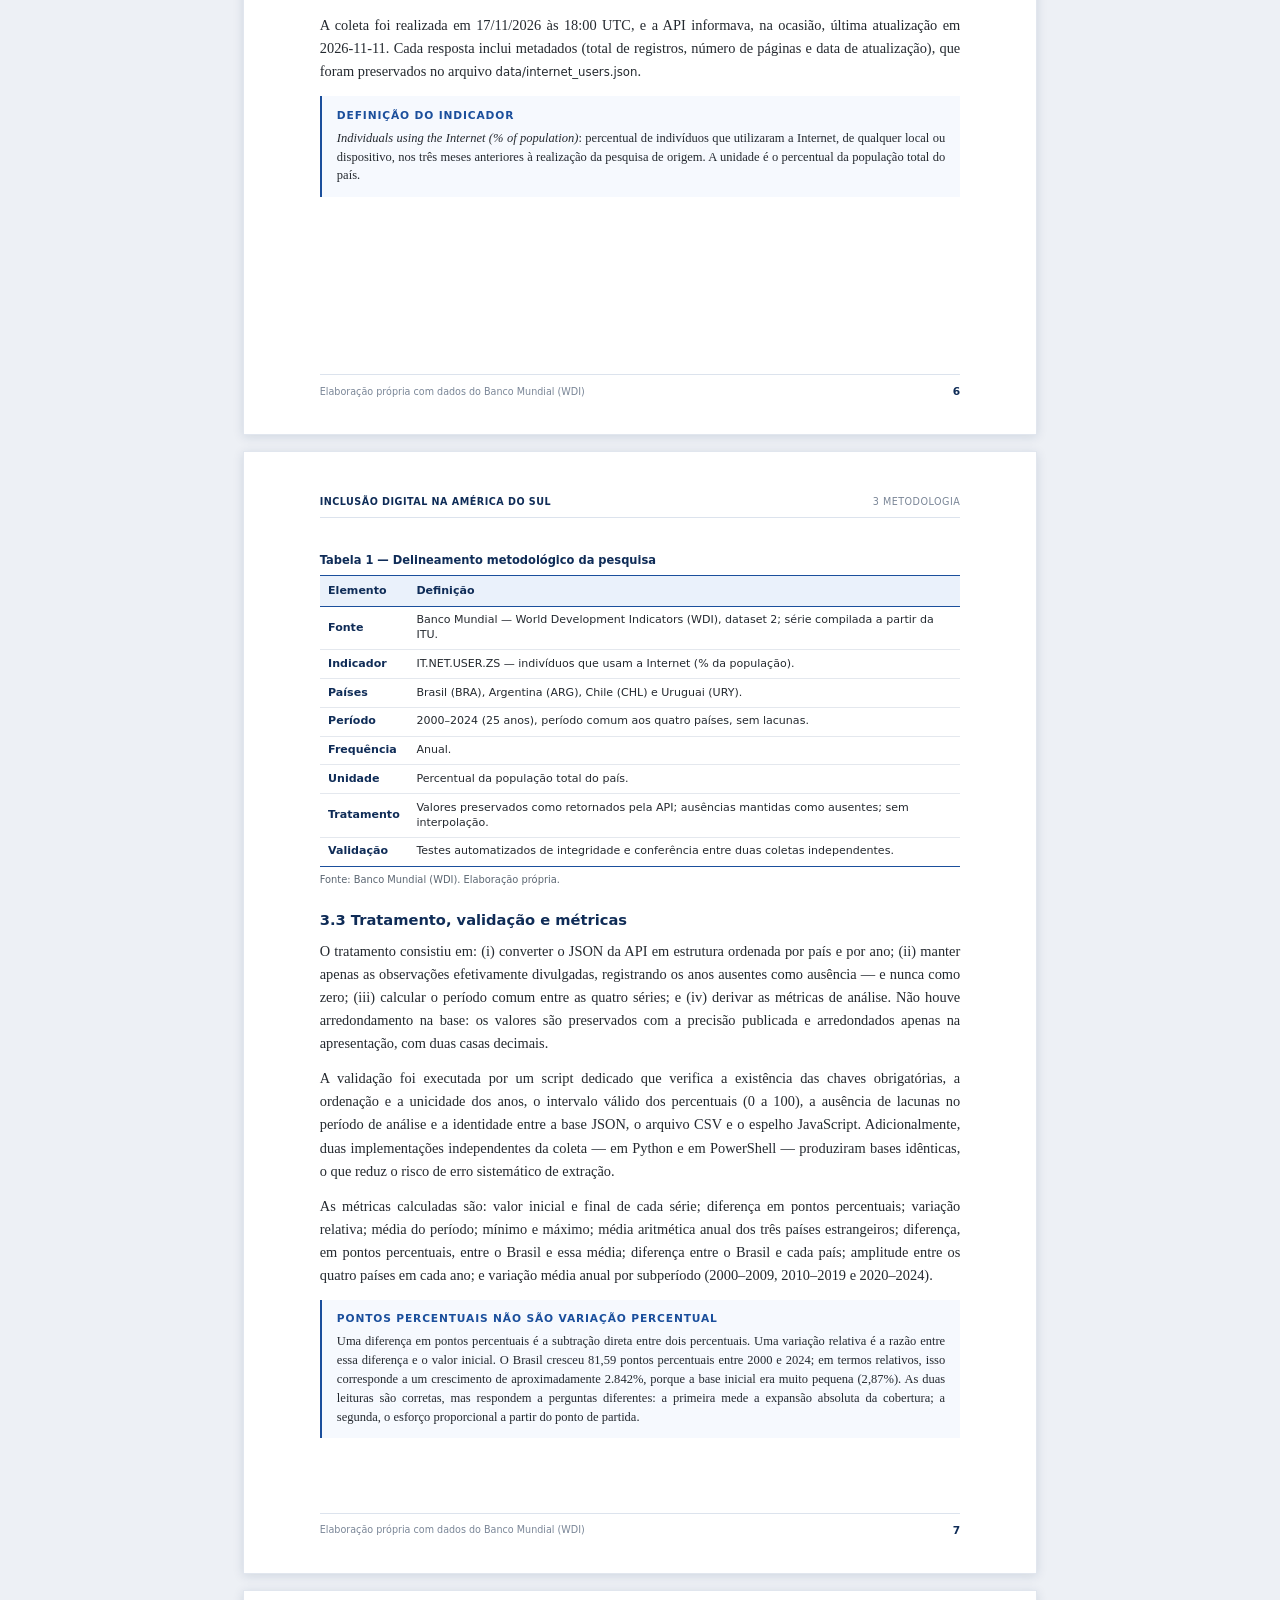
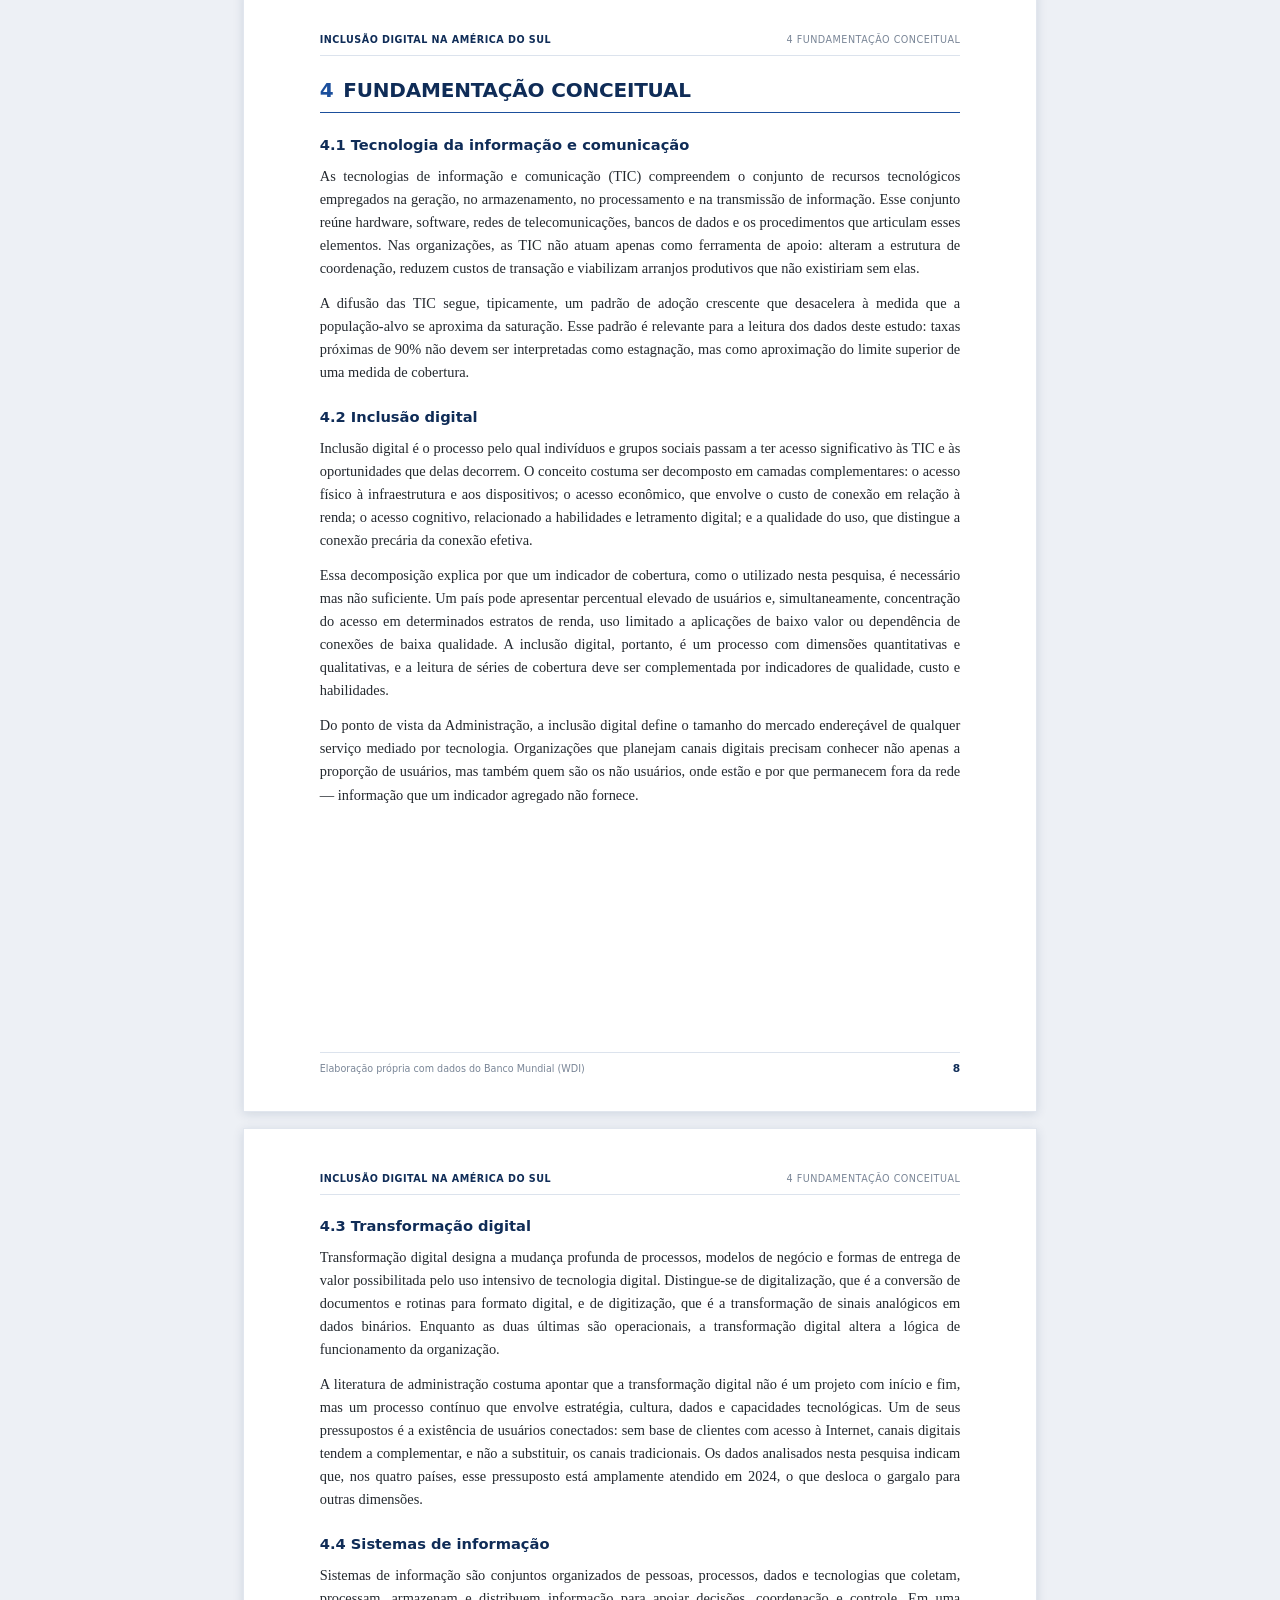
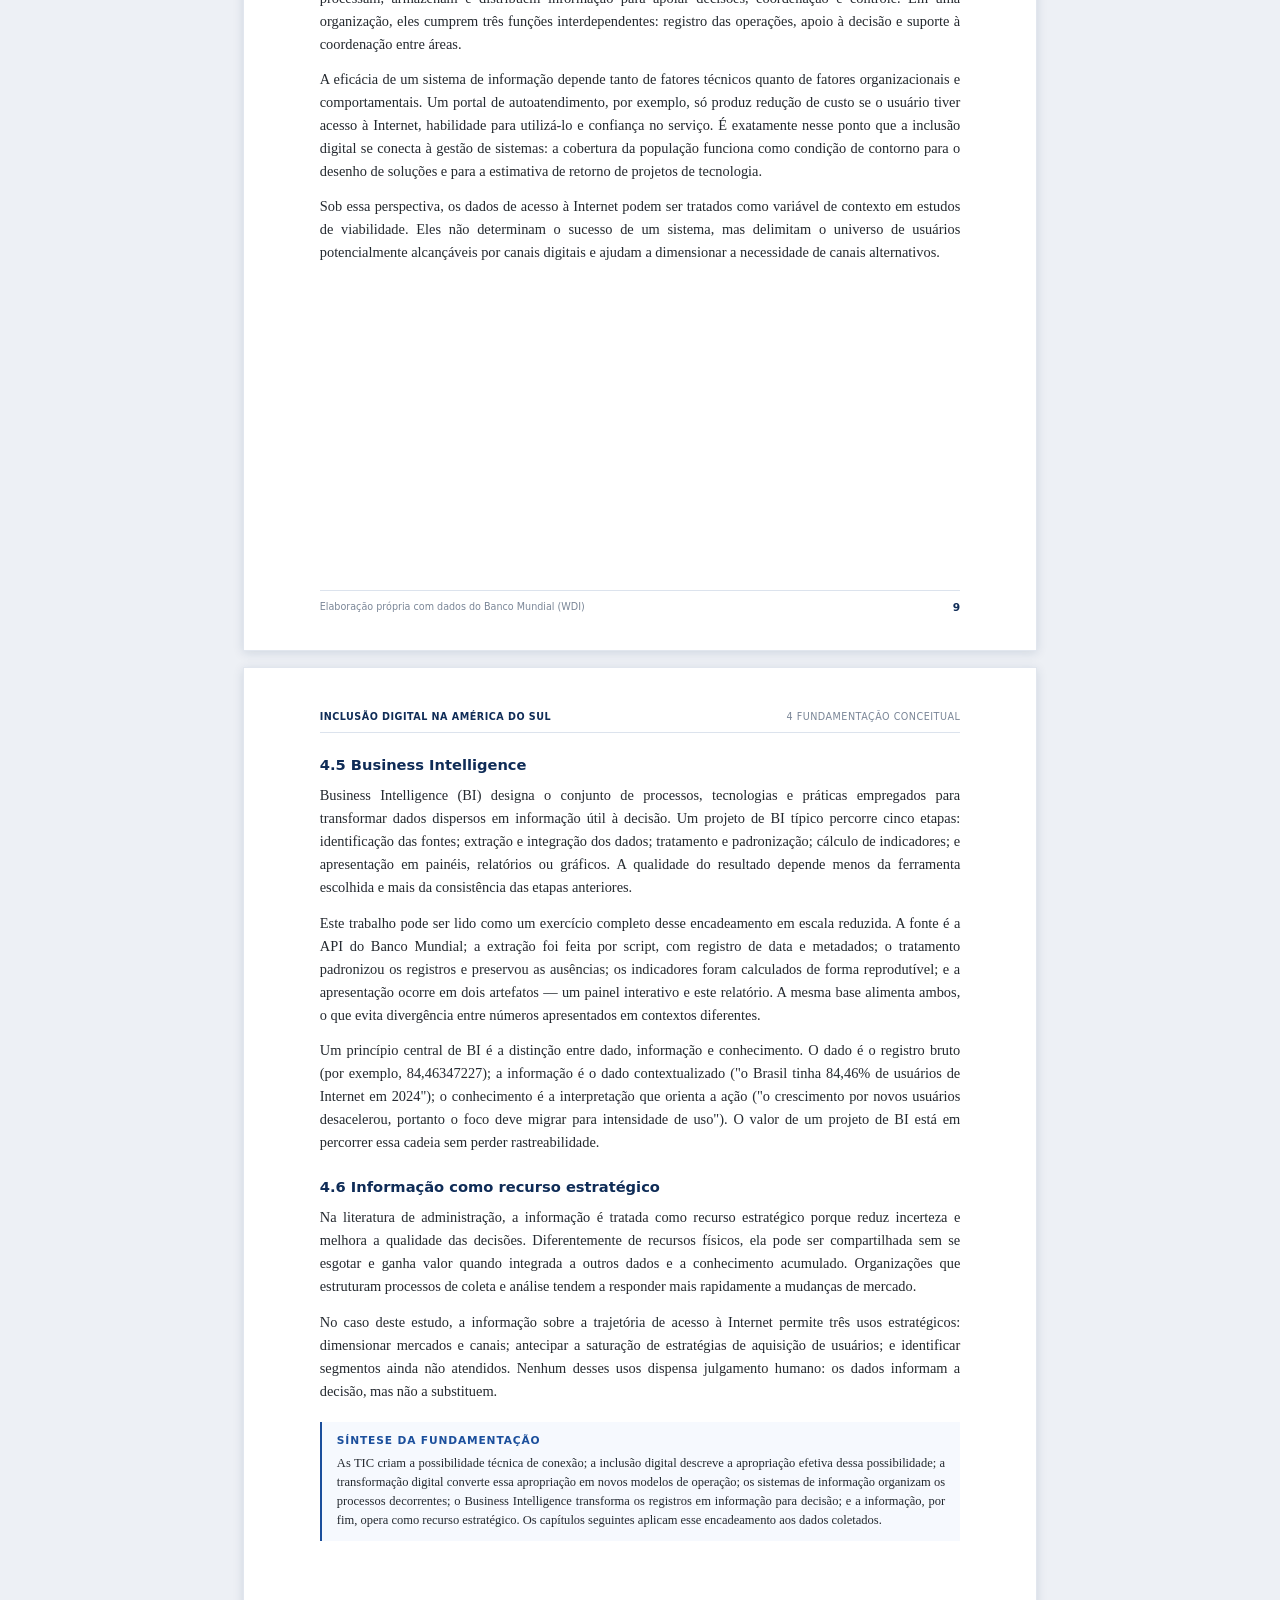
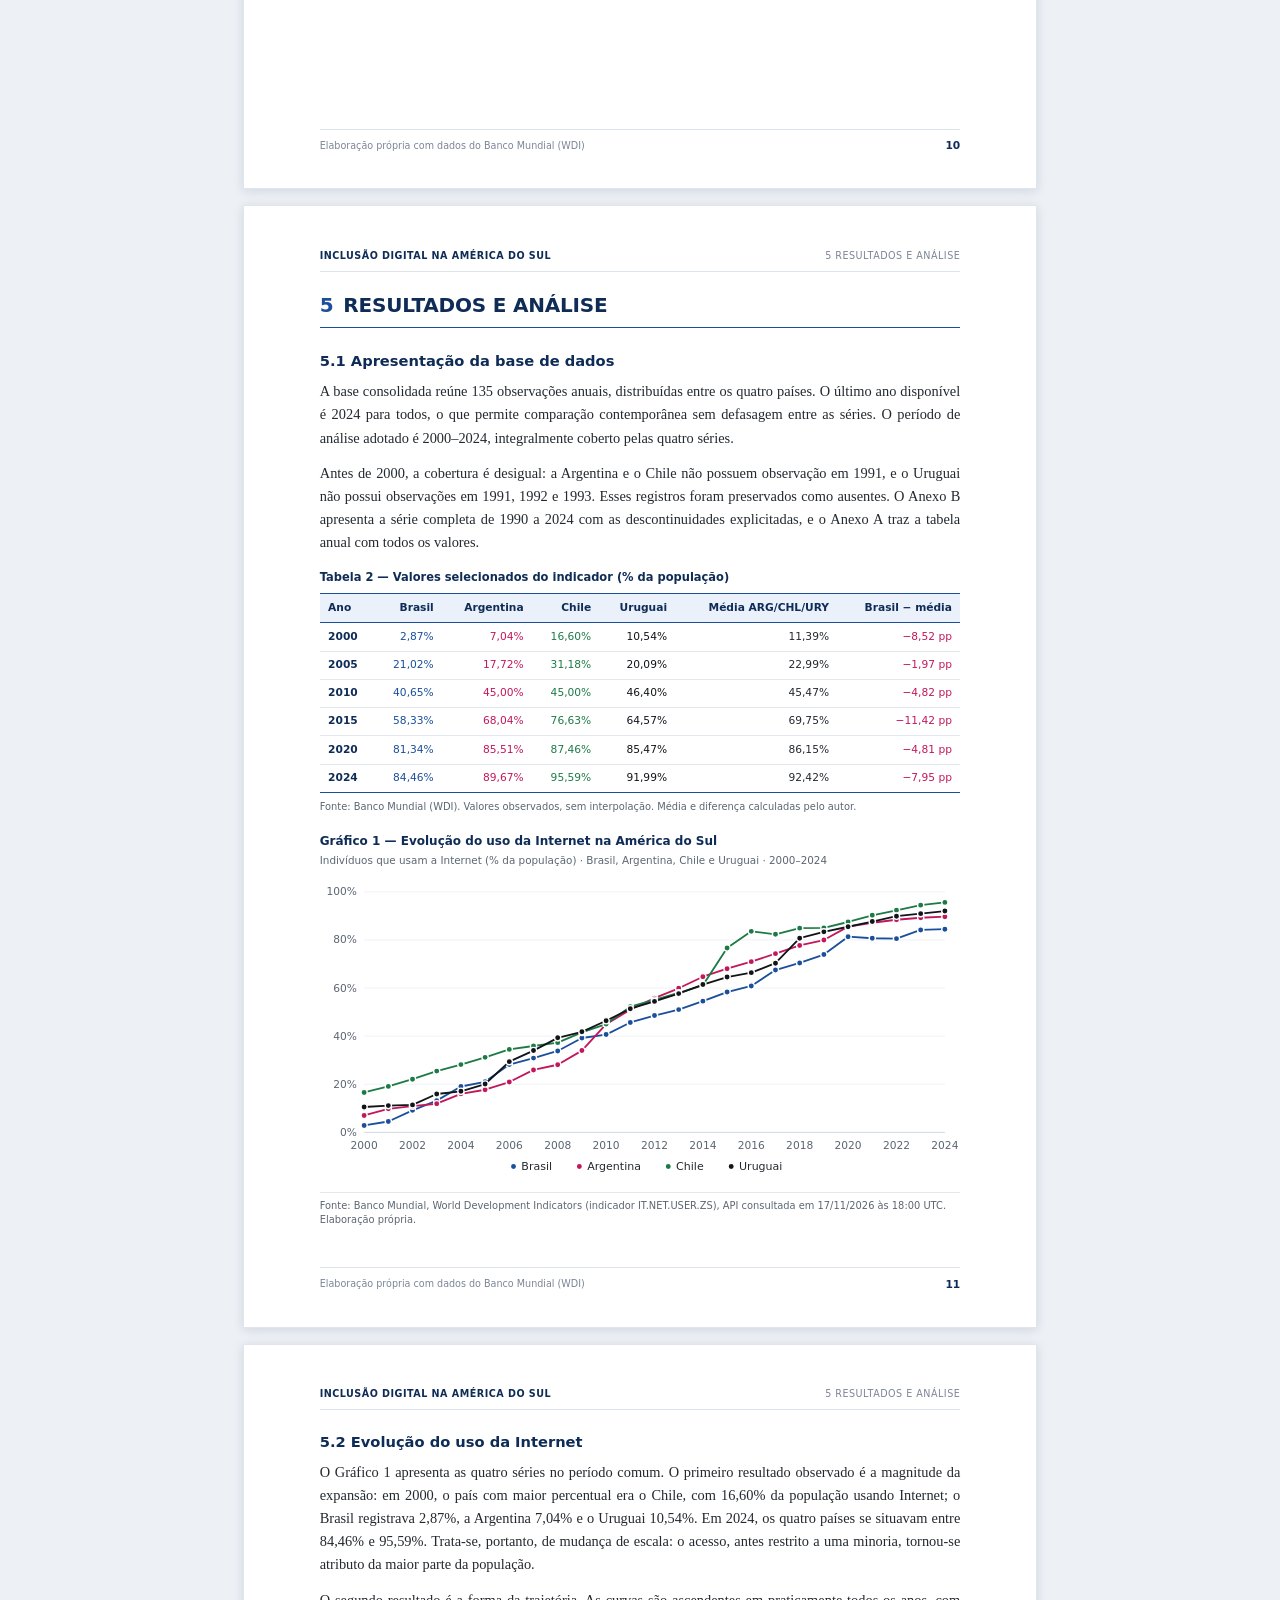
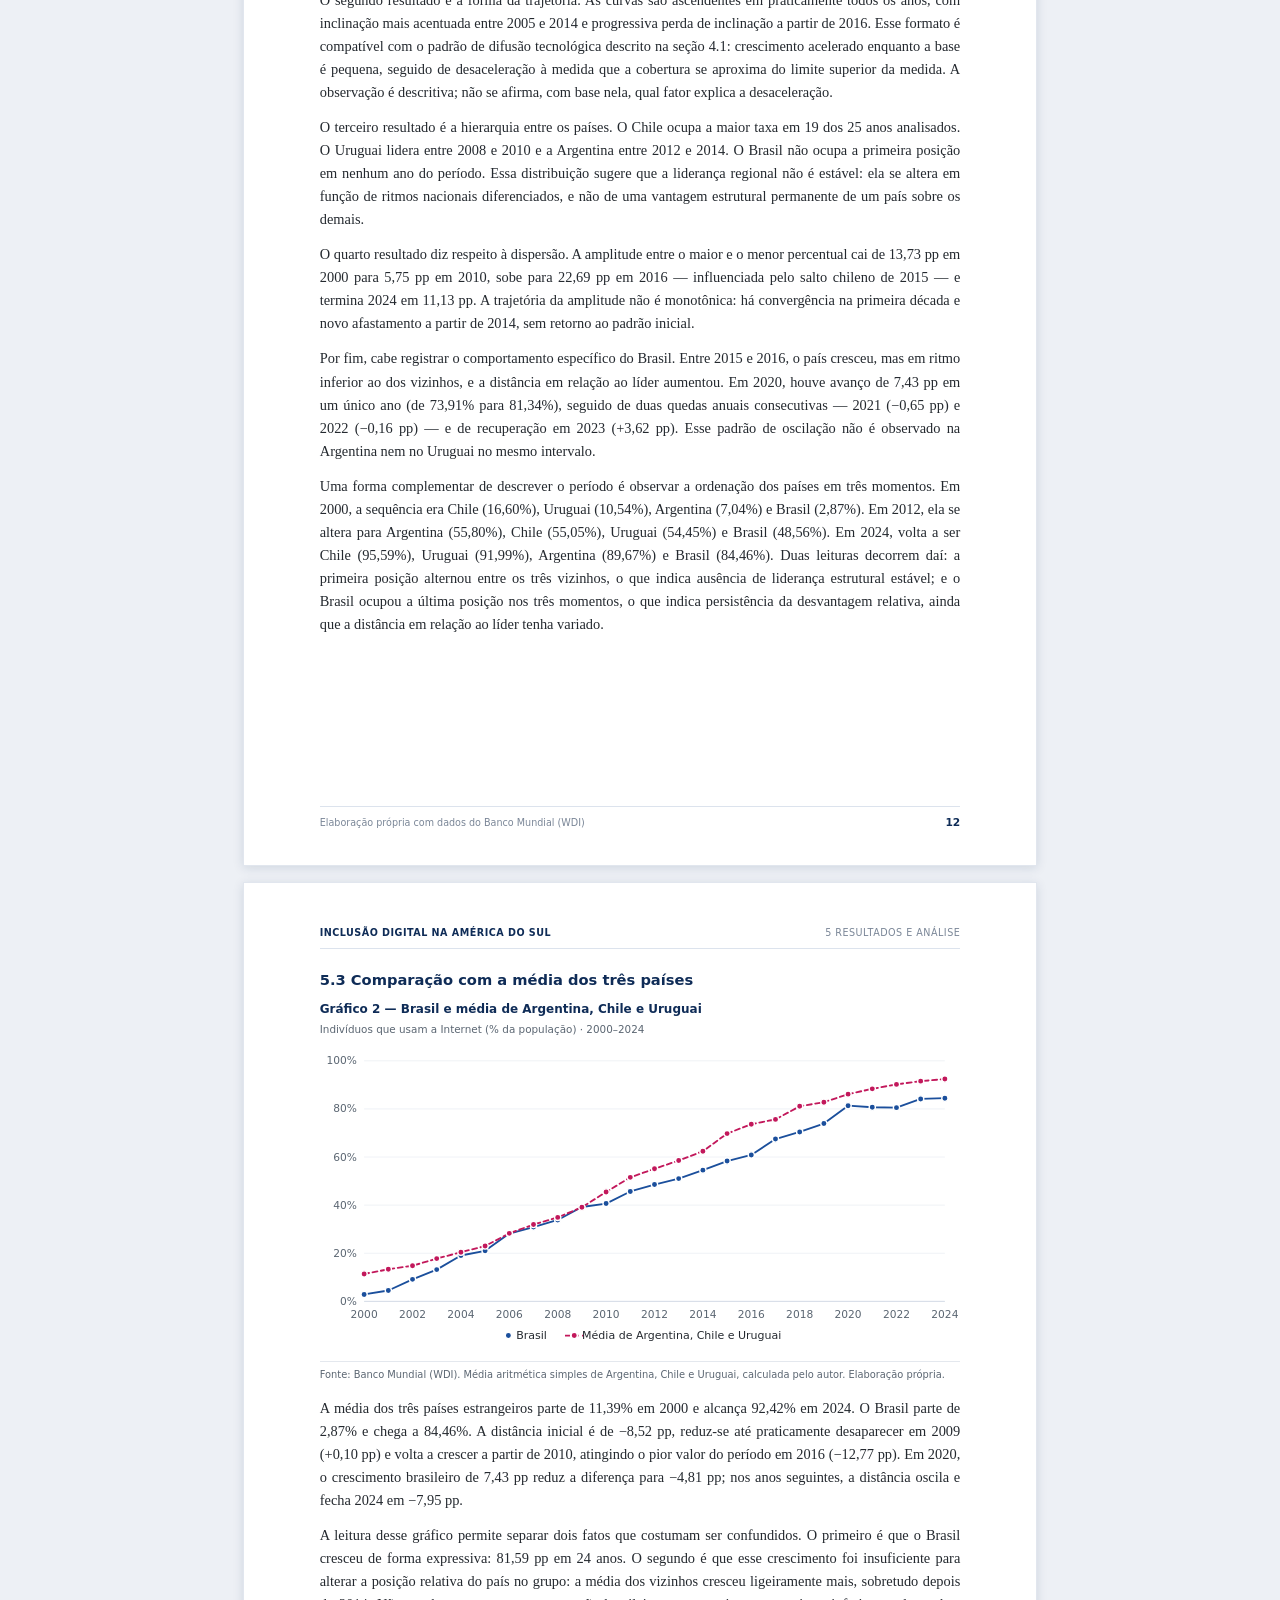
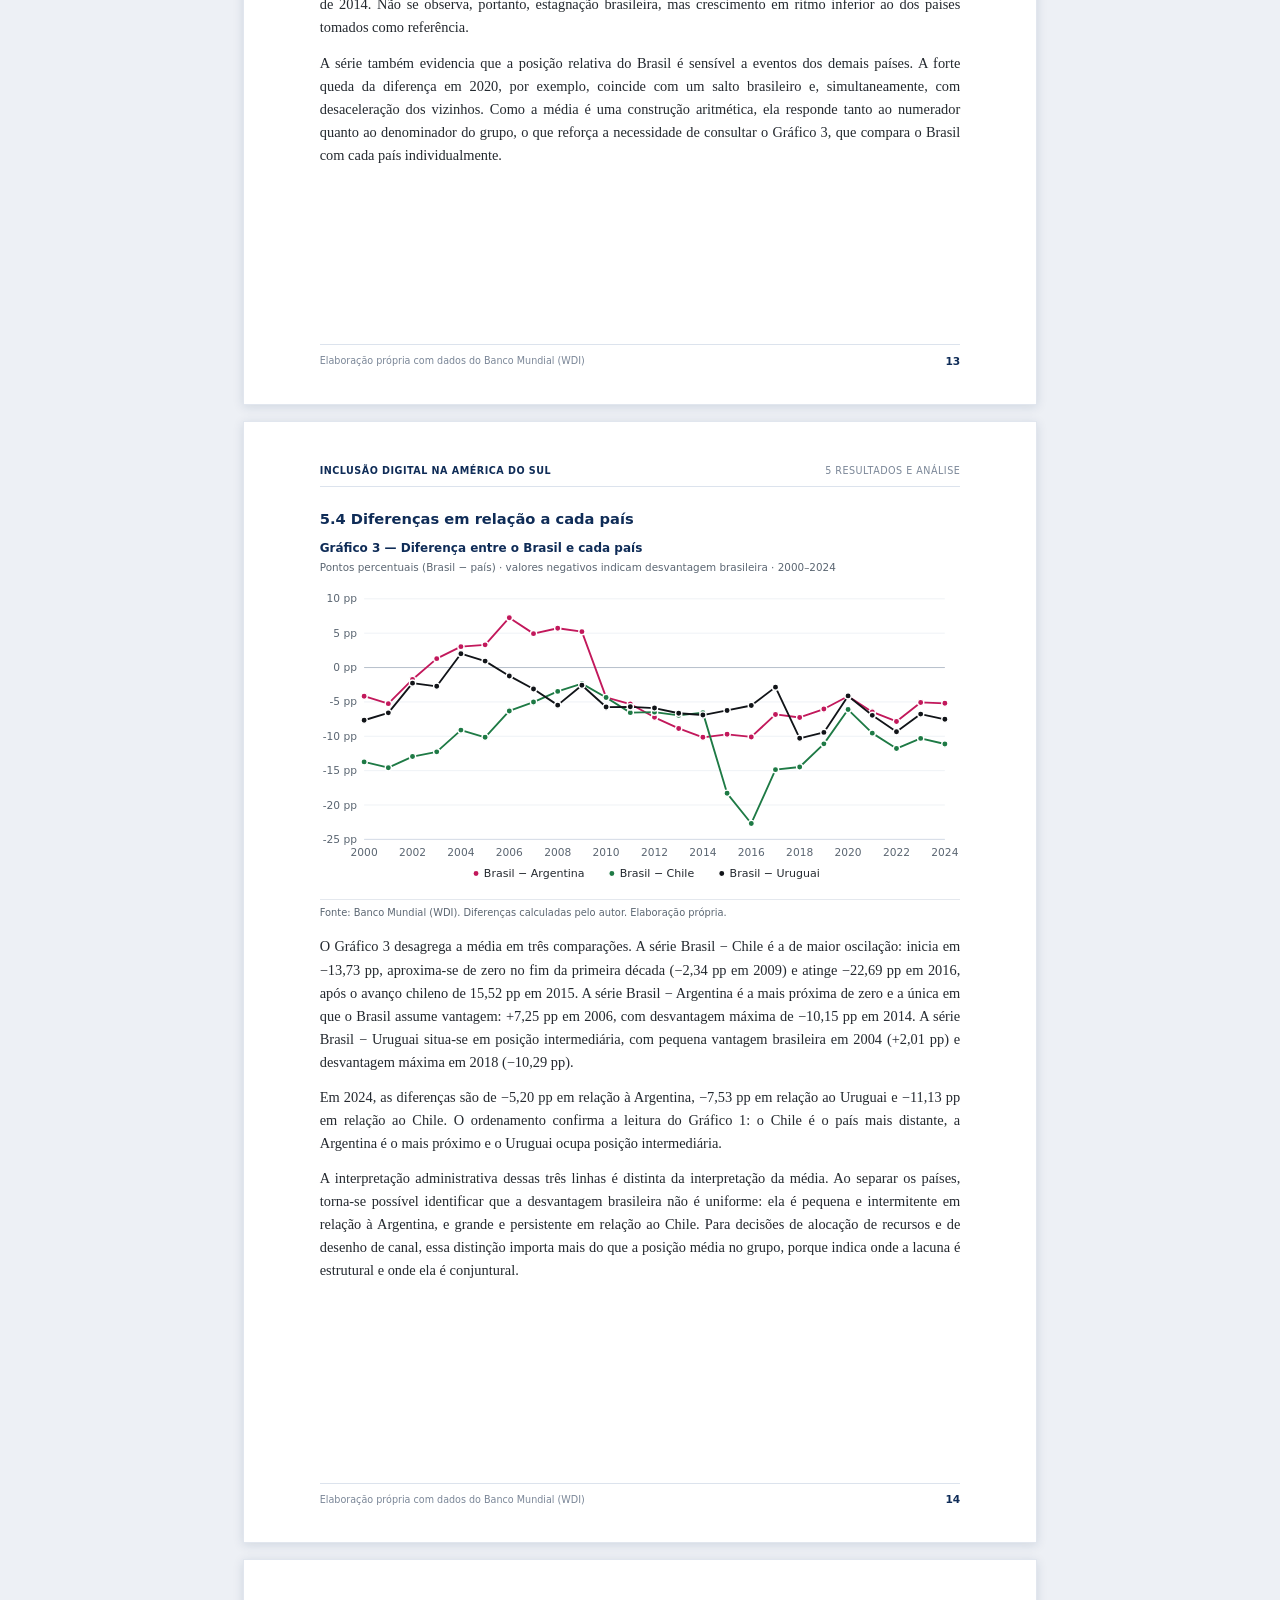
<file: output/relatorio-inclusao-digital.html>
<!DOCTYPE html>
<html lang="pt-BR">
<head>
<meta charset="UTF-8">
<title>Inclusão Digital: uma análise comparativa da evolução do acesso à Internet no Brasil e em países da América do Sul</title>
<meta name="author" content="Tecnologia da Informação e Comunicação Aplicada à Administração">
<meta name="description" content="Relatório acadêmico com análise comparativa do acesso à Internet no Brasil, Argentina, Chile e Uruguai (2000-2024), a partir do indicador IT.NET.USER.ZS do Banco Mundial.">
<style>
/* ==========================================================================
   relatorio-inclusao-digital.css — folha de estilo do relatório acadêmico
   Formato A4 com paginação fixa, conforme Skill "relatorios-bi-academicos".
   ========================================================================== */

@page {
  size: A4;
  margin: 0;
}

:root {
  --azul: #1B4F9C;
  --azul-escuro: #0F2C57;
  --azul-claro: #EAF1FB;
  --rosa: #C2185B;
  --verde: #1E7A45;
  --preto: #111418;
  --texto: #24292F;
  --texto-fraco: #5B6672;
  --grade: #E4E8EE;

  --sans: "Segoe UI", "Inter", system-ui, -apple-system, Arial, sans-serif;
  --serif: Cambria, "Georgia", "Times New Roman", serif;
}

* { box-sizing: border-box; }

html, body {
  margin: 0;
  padding: 0;
  background: #FFFFFF;
}

body {
  font-family: var(--serif);
  font-size: 10.8pt;
  line-height: 1.6;
  color: var(--texto);
  -webkit-print-color-adjust: exact;
  print-color-adjust: exact;
  text-rendering: optimizeLegibility;
}

/* ------------------------------------------------------------------ páginas */
.page {
  position: relative;
  width: 210mm;
  height: 297mm;
  padding: 23mm 20mm 17mm;
  overflow: hidden;
  background: #FFFFFF;
  page-break-after: always;
  break-after: page;
}

.page:last-child { page-break-after: auto; break-after: auto; }

@media screen {
  body { background: #EDF0F5; padding: 20px 0 40px; }
  .page {
    margin: 0 auto 16px;
    box-shadow: 0 2px 10px rgba(15, 44, 87, 0.13);
    border: 1px solid #E1E6EE;
  }
}

.page-conteudo { position: relative; }

.page-cabecalho {
  position: absolute;
  top: 11mm;
  left: 20mm;
  right: 20mm;
  display: flex;
  justify-content: space-between;
  align-items: flex-end;
  border-bottom: 0.6pt solid #DCE3ED;
  padding-bottom: 2mm;
  font-family: var(--sans);
  font-size: 7.2pt;
  letter-spacing: 0.05em;
  text-transform: uppercase;
  color: #7A8697;
}

.page-cabecalho .cap-esq { color: var(--azul-escuro); font-weight: 600; }

.page-rodape {
  position: absolute;
  bottom: 9mm;
  left: 20mm;
  right: 20mm;
  display: flex;
  justify-content: space-between;
  align-items: center;
  border-top: 0.6pt solid #DCE3ED;
  padding-top: 2mm;
  font-family: var(--sans);
  font-size: 7.2pt;
  color: #7A8697;
}

.page-rodape .folio {
  font-weight: 700;
  color: var(--azul-escuro);
  font-size: 8pt;
}

/* --------------------------------------------------------------------- capa */
.capa {
  padding: 0;
  background: #FFFFFF;
}

.capa-faixa {
  position: absolute;
  top: 0;
  left: 0;
  width: 210mm;
  height: 9mm;
  background: var(--azul);
}

.capa-faixa-2 {
  position: absolute;
  top: 9mm;
  left: 0;
  width: 210mm;
  height: 1.6mm;
  background: var(--rosa);
}

.capa-corpo {
  position: absolute;
  top: 46mm;
  left: 24mm;
  right: 24mm;
}

.capa-eyebrow {
  font-family: var(--sans);
  font-size: 8.2pt;
  font-weight: 700;
  letter-spacing: 0.16em;
  text-transform: uppercase;
  color: var(--azul);
  border-left: 2.6pt solid var(--azul);
  padding-left: 3.2mm;
  line-height: 1.4;
  margin-bottom: 11mm;
}

.capa h1 {
  font-family: var(--sans);
  font-size: 23pt;
  line-height: 1.2;
  letter-spacing: -0.01em;
  font-weight: 700;
  color: var(--azul-escuro);
  margin: 0 0 7mm;
}

.capa .subtitulo {
  font-family: var(--serif);
  font-size: 12pt;
  line-height: 1.55;
  color: var(--texto-fraco);
  margin: 0 0 12mm;
  max-width: 150mm;
}

.capa .linha-divisoria {
  width: 34mm;
  height: 1.2pt;
  background: var(--azul);
  margin-bottom: 10mm;
}

.capa .disciplina-bloco {
  font-family: var(--sans);
  font-size: 9pt;
  line-height: 1.65;
  color: var(--texto);
}

.capa .disciplina-bloco .rotulo {
  display: block;
  font-size: 7.4pt;
  font-weight: 700;
  letter-spacing: 0.13em;
  text-transform: uppercase;
  color: var(--azul);
  margin-bottom: 1.5mm;
}

.capa .disciplina-bloco strong {
  font-size: 10pt;
  color: var(--azul-escuro);
  font-weight: 600;
}

.capa-rodape {
  position: absolute;
  bottom: 26mm;
  left: 24mm;
  right: 24mm;
}

.capa-rodape .campo {
  display: flex;
  align-items: flex-end;
  gap: 3mm;
  margin-bottom: 7mm;
  font-family: var(--sans);
  font-size: 8.6pt;
  color: var(--texto-fraco);
}

.capa-rodape .campo .rotulo {
  flex: 0 0 30mm;
  font-weight: 600;
  letter-spacing: 0.04em;
  color: var(--azul-escuro);
  padding-bottom: 1mm;
}

.capa-rodape .campo .linha {
  flex: 1;
  min-height: 6mm;
  border-bottom: 0.7pt solid #9FB0C6;
  outline: none;
  font-size: 9.5pt;
  color: var(--texto);
  padding: 0 1mm 1mm;
}

.capa-cidade {
  position: absolute;
  bottom: 20mm;
  left: 0;
  right: 0;
  text-align: center;
  font-family: var(--sans);
  font-size: 9pt;
  letter-spacing: 0.06em;
  color: var(--texto-fraco);
}

.capa-cidade .ano { color: var(--azul-escuro); font-weight: 700; }

/* ------------------------------------------------------------------ títulos */
h2.secao {
  font-family: var(--sans);
  font-size: 15pt;
  line-height: 1.25;
  font-weight: 700;
  color: var(--azul-escuro);
  margin: 0 0 5mm;
  padding-bottom: 2.4mm;
  border-bottom: 1.1pt solid var(--azul);
  letter-spacing: -0.01em;
}

h2.secao .numero {
  color: var(--azul);
  margin-right: 2.6mm;
}

h3 {
  font-family: var(--sans);
  font-size: 11pt;
  font-weight: 650;
  color: var(--azul-escuro);
  margin: 6mm 0 2.6mm;
  line-height: 1.35;
}

h3:first-child { margin-top: 0; }

h4 {
  font-family: var(--sans);
  font-size: 9.8pt;
  font-weight: 650;
  color: var(--azul);
  margin: 4.4mm 0 1.8mm;
}

p {
  margin: 0 0 3.2mm;
  text-align: justify;
  hyphens: auto;
  orphans: 3;
  widows: 3;
}

ul, ol {
  margin: 0 0 3.4mm;
  padding-left: 6.5mm;
}

li {
  margin-bottom: 1.6mm;
  text-align: justify;
  hyphens: auto;
}

li::marker { color: var(--azul); }

strong { font-weight: 700; color: var(--azul-escuro); }
em { font-style: italic; }

.destaque-azul { color: var(--azul); font-weight: 700; }

/* ------------------------------------------------------------------ tabelas */
.tabela-bloco { margin: 3.4mm 0 4.6mm; }

.tabela-titulo {
  font-family: var(--sans);
  font-size: 8.6pt;
  font-weight: 650;
  color: var(--azul-escuro);
  margin-bottom: 2mm;
  line-height: 1.4;
}

table {
  width: 100%;
  border-collapse: collapse;
  font-family: var(--sans);
  font-size: 8.3pt;
  line-height: 1.35;
  font-variant-numeric: tabular-nums;
}

thead th {
  background: var(--azul-claro);
  color: var(--azul-escuro);
  font-weight: 650;
  text-align: right;
  padding: 1.9mm 2.2mm;
  border-top: 0.9pt solid var(--azul);
  border-bottom: 0.7pt solid var(--azul);
  white-space: nowrap;
}

thead th:first-child { text-align: left; }

tbody td {
  padding: 1.7mm 2.2mm;
  text-align: right;
  border-bottom: 0.5pt solid var(--grade);
  color: var(--texto);
}

tbody td:first-child { text-align: left; font-weight: 600; color: var(--azul-escuro); }

tbody tr:last-child td { border-bottom: 0.9pt solid var(--azul); }

tbody tr.destaque td { background: #F5F8FD; }

tbody td.pp-neg { color: var(--rosa); }
tbody td.pp-pos { color: var(--verde); }

.fonte-tabela {
  font-family: var(--sans);
  font-size: 7.4pt;
  line-height: 1.45;
  color: var(--texto-fraco);
  margin-top: 1.8mm;
}

/* ------------------------------------------------------------------ figuras */
.figura { margin: 3mm 0 4mm; }

.figura-titulo {
  font-family: var(--sans);
  font-size: 9pt;
  font-weight: 650;
  color: var(--azul-escuro);
  margin: 0 0 1mm;
  line-height: 1.4;
}

.figura-sub {
  font-family: var(--sans);
  font-size: 7.8pt;
  color: var(--texto-fraco);
  margin: 0 0 3mm;
  line-height: 1.4;
}

.figura-svg { width: 100%; }
.figura-svg svg { display: block; width: 100%; height: auto; }

.figura-fonte {
  font-family: var(--sans);
  font-size: 7.4pt;
  line-height: 1.45;
  color: var(--texto-fraco);
  border-top: 0.5pt solid var(--grade);
  padding-top: 1.6mm;
  margin-top: 1.8mm;
}

/* -------------------------------------------------------------------- notas */
.nota {
  border-left: 2.2pt solid var(--azul);
  background: #F6F9FE;
  padding: 3mm 4mm;
  margin: 3.4mm 0 4mm;
  font-size: 9.4pt;
  line-height: 1.5;
}

.nota p:last-child { margin-bottom: 0; }

.nota .nota-titulo {
  font-family: var(--sans);
  font-size: 8pt;
  font-weight: 700;
  letter-spacing: 0.08em;
  text-transform: uppercase;
  color: var(--azul);
  display: block;
  margin-bottom: 1.4mm;
}

/* ------------------------------------------------------------------ sumário */
.sumario { margin-top: 2mm; }

.sumario-linha {
  display: flex;
  align-items: baseline;
  gap: 2.5mm;
  font-family: var(--sans);
  font-size: 9.1pt;
  padding: 1mm 0;
  border-bottom: 0.5pt dotted #CDD6E2;
  color: var(--texto);
}

.sumario-linha .titulo { flex: 0 1 auto; }
.sumario-linha .pontos { flex: 1 1 auto; border-bottom: 0.6pt dotted #C3CDDB; transform: translateY(-1mm); }
.sumario-linha .pagina { flex: 0 0 auto; font-weight: 700; color: var(--azul-escuro); font-variant-numeric: tabular-nums; }
.sumario-linha.sub .titulo { padding-left: 6mm; font-size: 8.6pt; color: var(--texto-fraco); }
.sumario-linha.principal .titulo { font-weight: 650; color: var(--azul-escuro); text-transform: uppercase; font-size: 9.4pt; letter-spacing: 0.04em; }
.sumario-linha a { color: inherit; text-decoration: none; }

/* --------------------------------------------------------------- referências */
.referencias { list-style: none; padding: 0; margin: 2mm 0 0; }

.referencias li {
  font-size: 9.4pt;
  line-height: 1.55;
  padding-left: 6.5mm;
  text-indent: -6.5mm;
  margin-bottom: 3.4mm;
  text-align: left;
  hyphens: none;
}

.referencias a {
  color: var(--azul);
  text-decoration: none;
  word-break: break-all;
}

/* --------------------------------------------------------------- utilidades */
.duas-colunas {
  display: grid;
  grid-template-columns: 1fr 1fr;
  gap: 0 8mm;
}

.lista-limpa { list-style: none; padding-left: 0; }
.lista-limpa li { padding-left: 5mm; position: relative; }
.lista-limpa li::before {
  content: "";
  position: absolute;
  left: 0;
  top: 1.9mm;
  width: 1.8mm;
  height: 1.8mm;
  background: var(--azul);
  border-radius: 50%;
}

.assinatura-secao {
  margin-top: 5mm;
  padding-top: 3mm;
  border-top: 0.6pt solid var(--grade);
  font-family: var(--sans);
  font-size: 8pt;
  color: var(--texto-fraco);
  text-align: right;
}

.tag-pais {
  display: inline-block;
  font-family: var(--sans);
  font-size: 8.2pt;
  color: var(--azul-escuro);
  border: 0.6pt solid #CDD6E2;
  border-left: 2pt solid var(--azul);
  padding: 1.4mm 3mm;
  margin: 0 2mm 2mm 0;
}

.aviso-validacao {
  font-family: var(--sans);
  font-size: 8.4pt;
  color: var(--texto-fraco);
  background: #FAFBFD;
  border: 0.6pt solid var(--grade);
  padding: 2.6mm 3.4mm;
  margin: 3mm 0 0;
  line-height: 1.5;
}

</style>
</head>
<body>

<!-- ============================================================ 1. CAPA -->
<section class="page capa" data-page="1" id="pagina-1">
  <div class="capa-faixa"></div>
  <div class="capa-faixa-2"></div>

  <div class="capa-corpo">
    <div class="capa-eyebrow">Pesquisa acadêmica aplicada · Dados públicos · Business Intelligence</div>

    <h1>INCLUSÃO DIGITAL: UMA ANÁLISE COMPARATIVA DA EVOLUÇÃO DO ACESSO À INTERNET NO BRASIL E EM PAÍSES DA AMÉRICA DO SUL</h1>

    <p class="subtitulo">
      Estudo quantitativo descritivo da trajetória de Brasil, Argentina, Chile e Uruguai entre 2000 e
      2024, a partir do indicador oficial <em>IT.NET.USER.ZS</em> do Banco Mundial.
    </p>

    <div class="linha-divisoria"></div>

    <div class="disciplina-bloco">
      <span class="rotulo">Disciplina</span>
      <strong>Tecnologia da Informação e Comunicação Aplicada à Administração</strong>
    </div>
  </div>

  <div class="capa-rodape">
    <div class="campo">
      <span class="rotulo">Aluno(a)</span>
      <span class="linha" contenteditable="true" spellcheck="false"></span>
    </div>
    <div class="campo">
      <span class="rotulo">Instituição</span>
      <span class="linha" contenteditable="true" spellcheck="false"></span>
    </div>
  </div>

  <div class="capa-cidade"><span style="display:inline-block;width:52mm;border-bottom:0.7pt solid #9FB0C6;margin-right:4mm">&nbsp;</span><span class="ano">2026</span></div>
</section>

<!-- ========================================================= 2. SUMÁRIO -->
<section class="page" data-page="2" id="pagina-2">
  <div class="page-cabecalho">
    <span class="cap-esq">Inclusão digital na América do Sul</span>
    <span>Relatório de pesquisa</span>
  </div>

  <div class="page-conteudo">
    <h2 class="secao">SUMÁRIO</h2>

    <div class="sumario">
      <div class="sumario-linha principal" data-sec="resumo"><a href="#"><span class="titulo">Resumo</span></a><span class="pontos"></span><span class="pagina">3</span></div>
      <div class="sumario-linha principal" data-sec="s1"><a href="#"><span class="titulo">1 Introdução</span></a><span class="pontos"></span><span class="pagina">4</span></div>
      <div class="sumario-linha sub" data-sec="s1-1"><a href="#"><span class="titulo">1.1 Contextualização e problema de pesquisa</span></a><span class="pontos"></span><span class="pagina">4</span></div>
      <div class="sumario-linha sub" data-sec="s1-2"><a href="#"><span class="titulo">1.2 Justificativa</span></a><span class="pontos"></span><span class="pagina">5</span></div>
      <div class="sumario-linha principal" data-sec="s2"><a href="#"><span class="titulo">2 Objetivos</span></a><span class="pontos"></span><span class="pagina">5</span></div>
      <div class="sumario-linha principal" data-sec="s3"><a href="#"><span class="titulo">3 Metodologia</span></a><span class="pontos"></span><span class="pagina">6</span></div>
      <div class="sumario-linha sub" data-sec="s3-1"><a href="#"><span class="titulo">3.1 Delineamento da pesquisa</span></a><span class="pontos"></span><span class="pagina">6</span></div>
      <div class="sumario-linha sub" data-sec="s3-2"><a href="#"><span class="titulo">3.2 Fonte de dados e consulta à API</span></a><span class="pontos"></span><span class="pagina">6</span></div>
      <div class="sumario-linha sub" data-sec="s3-3"><a href="#"><span class="titulo">3.3 Tratamento, validação e métricas</span></a><span class="pontos"></span><span class="pagina">7</span></div>
      <div class="sumario-linha principal" data-sec="s4"><a href="#"><span class="titulo">4 Fundamentação conceitual</span></a><span class="pontos"></span><span class="pagina">8</span></div>
      <div class="sumario-linha sub" data-sec="s4-1"><a href="#"><span class="titulo">4.1 Tecnologia da informação e comunicação</span></a><span class="pontos"></span><span class="pagina">8</span></div>
      <div class="sumario-linha sub" data-sec="s4-2"><a href="#"><span class="titulo">4.2 Inclusão digital</span></a><span class="pontos"></span><span class="pagina">8</span></div>
      <div class="sumario-linha sub" data-sec="s4-3"><a href="#"><span class="titulo">4.3 Transformação digital</span></a><span class="pontos"></span><span class="pagina">9</span></div>
      <div class="sumario-linha sub" data-sec="s4-4"><a href="#"><span class="titulo">4.4 Sistemas de informação</span></a><span class="pontos"></span><span class="pagina">9</span></div>
      <div class="sumario-linha sub" data-sec="s4-5"><a href="#"><span class="titulo">4.5 Business Intelligence</span></a><span class="pontos"></span><span class="pagina">10</span></div>
      <div class="sumario-linha sub" data-sec="s4-6"><a href="#"><span class="titulo">4.6 Informação como recurso estratégico</span></a><span class="pontos"></span><span class="pagina">10</span></div>
      <div class="sumario-linha principal" data-sec="s5"><a href="#"><span class="titulo">5 Resultados e análise</span></a><span class="pontos"></span><span class="pagina">11</span></div>
      <div class="sumario-linha sub" data-sec="s5-1"><a href="#"><span class="titulo">5.1 Apresentação da base de dados</span></a><span class="pontos"></span><span class="pagina">11</span></div>
      <div class="sumario-linha sub" data-sec="s5-2"><a href="#"><span class="titulo">5.2 Evolução do uso da Internet</span></a><span class="pontos"></span><span class="pagina">12</span></div>
      <div class="sumario-linha sub" data-sec="s5-3"><a href="#"><span class="titulo">5.3 Comparação com a média dos três países</span></a><span class="pontos"></span><span class="pagina">13</span></div>
      <div class="sumario-linha sub" data-sec="s5-4"><a href="#"><span class="titulo">5.4 Diferenças em relação a cada país</span></a><span class="pontos"></span><span class="pagina">14</span></div>
      <div class="sumario-linha sub" data-sec="s5-5"><a href="#"><span class="titulo">5.5 Síntese comparativa</span></a><span class="pontos"></span><span class="pagina">15</span></div>
      <div class="sumario-linha sub" data-sec="s5-6"><a href="#"><span class="titulo">5.6 Ritmo de crescimento e subperíodos</span></a><span class="pontos"></span><span class="pagina">16</span></div>
      <div class="sumario-linha principal" data-sec="s6"><a href="#"><span class="titulo">6 Aplicações na administração</span></a><span class="pontos"></span><span class="pagina">17</span></div>
      <div class="sumario-linha principal" data-sec="s7"><a href="#"><span class="titulo">7 Limitações da pesquisa</span></a><span class="pontos"></span><span class="pagina">19</span></div>
      <div class="sumario-linha principal" data-sec="s8"><a href="#"><span class="titulo">8 Conclusão</span></a><span class="pontos"></span><span class="pagina">20</span></div>
      <div class="sumario-linha principal" data-sec="refs"><a href="#"><span class="titulo">Referências</span></a><span class="pontos"></span><span class="pagina">21</span></div>
      <div class="sumario-linha principal" data-sec="anexo-a"><a href="#"><span class="titulo">Anexo A — Série anual completa</span></a><span class="pontos"></span><span class="pagina">22</span></div>
      <div class="sumario-linha principal" data-sec="anexo-b"><a href="#"><span class="titulo">Anexo B — Série histórica 1990–2024</span></a><span class="pontos"></span><span class="pagina">23</span></div>
    </div>
  </div>

  <div class="page-rodape">
    <span>Elaboração própria com dados do Banco Mundial (WDI)</span>
    <span class="folio">2</span>
  </div>
</section>

<!-- ========================================================= 3. RESUMO -->
<section class="page" data-page="3" id="pagina-3">
  <div class="page-cabecalho">
    <span class="cap-esq">Inclusão digital na América do Sul</span>
    <span>Resumo</span>
  </div>

  <div class="page-conteudo">
    <h2 class="secao" data-destino="resumo">RESUMO</h2>

    <p>
      A inclusão digital tornou-se condição para o exercício da cidadania e para a participação na
      economia contemporânea. Este trabalho analisa a evolução do percentual de indivíduos que
      utilizam a Internet no Brasil, na Argentina, no Chile e no Uruguai entre 2000 e 2024, com base
      no indicador <em>IT.NET.USER.ZS</em> — <em>Individuals using the Internet (% of population)</em> —
      do Banco Mundial, coletado diretamente pela API oficial da instituição. A pesquisa é
      quantitativa, descritiva e comparativa, e adota o período comum aos quatro países como base de
      comparação, sem interpolação de dados ausentes.
    </p>
    <p>
      Os resultados mostram difusão praticamente contínua e convergência entre os países: o Brasil
      passou de 2,87% para 84,46% da população com acesso à Internet, avanço de 81,59 pontos
      percentuais; a Argentina cresceu de 7,04% para 89,67% (+82,63 pp); o Uruguai, de 10,54% para
      91,99% (+81,45 pp); e o Chile, de 16,60% para 95,59% (+78,99 pp). Apesar do crescimento
      elevado, o Brasil permaneceu abaixo da média dos três países em 2024 (84,46% contra 92,42%,
      diferença de −7,95 pp) e apresentou a menor média do período (47,39%). O Chile liderou em 19
      dos 25 anos analisados.
    </p>
    <p>
      Observou-se desaceleração generalizada no quinquênio 2020–2024, com ritmo brasileiro de
      0,78 pp por ano, contra 2,03 pp por ano no Chile. A interpretação administrativa é que o desafio
      central deixou de ser a expansão do número de usuários e passou a envolver a qualificação do
      uso, a integração de canais e a atenção à parcela da população ainda não plenamente incluída.
      O estudo é descritivo e não permite inferência causal, pois o indicador não contempla
      qualidade de conexão, custo, disponibilidade de equipamentos, alfabetização digital nem
      desigualdades internas de acesso.
    </p>

    <p style="margin-top:5mm">
      <strong>Palavras-chave:</strong> inclusão digital; acesso à Internet; América do Sul;
      Business Intelligence; tecnologia da informação e comunicação; administração.
    </p>

    <h3 style="margin-top:9mm">Lista de ilustrações</h3>
    <div class="duas-colunas" style="font-family:var(--sans);font-size:8.6pt;line-height:1.55">
      <div>
        <p style="text-align:left;margin-bottom:1.5mm"><strong>Gráficos</strong></p>
        <p style="text-align:left;margin-bottom:1.2mm">Gráfico 1 — Evolução do uso da Internet na América do Sul</p>
        <p style="text-align:left;margin-bottom:1.2mm">Gráfico 2 — Brasil e média de Argentina, Chile e Uruguai</p>
        <p style="text-align:left;margin-bottom:1.2mm">Gráfico 3 — Diferença entre o Brasil e cada país</p>
        <p style="text-align:left;margin-bottom:1.2mm">Gráfico 4 — Série histórica completa (1990–2024)</p>
      </div>
      <div>
        <p style="text-align:left;margin-bottom:1.5mm"><strong>Tabelas</strong></p>
        <p style="text-align:left;margin-bottom:1.2mm">Tabela 1 — Delineamento metodológico</p>
        <p style="text-align:left;margin-bottom:1.2mm">Tabela 2 — Valores selecionados do indicador</p>
        <p style="text-align:left;margin-bottom:1.2mm">Tabela 3 — Síntese das métricas por país</p>
        <p style="text-align:left;margin-bottom:1.2mm">Tabela 4 — Diferenças entre o Brasil e cada país</p>
        <p style="text-align:left;margin-bottom:1.2mm">Tabela 5 — Ritmo de crescimento por subperíodo</p>
        <p style="text-align:left;margin-bottom:1.2mm">Tabela A1 — Série anual completa (Anexo A)</p>
      </div>
    </div>

    <div class="aviso-validacao" style="margin-top:10mm">
      <strong>Registro de integridade dos dados.</strong> A base utilizada possui
      <span data-observacoes>135</span> observações (quatro países × anos disponíveis), sem anos
      duplicados, sem valores nulos no período de análise e sem qualquer valor imputado. A coleta foi
      executada por duas implementações independentes — <em>scripts/fetch_data.py</em> (Python) e
      <em>scripts/fetch_data.ps1</em> (PowerShell) — cujos resultados foram idênticos. A verificação
      automatizada (<em>scripts/validate.py</em>) conferiu a coerência entre JSON, CSV e o espelho
      JavaScript usado pelo documento.
    </div>
  </div>

  <div class="page-rodape">
    <span>Elaboração própria com dados do Banco Mundial (WDI)</span>
    <span class="folio">3</span>
  </div>
</section>

<!-- ====================================================== 4. INTRODUÇÃO -->
<section class="page" data-page="4" id="pagina-4">
  <div class="page-cabecalho">
    <span class="cap-esq">Inclusão digital na América do Sul</span>
    <span>1 Introdução</span>
  </div>

  <div class="page-conteudo">
    <h2 class="secao" data-destino="s1"><span class="numero">1</span>INTRODUÇÃO</h2>

    <h3 data-destino="s1-1">1.1 Contextualização e problema de pesquisa</h3>
    <p>
      A difusão das tecnologias de informação e comunicação reorganizou a forma como as pessoas
      trabalham, estudam, consomem, se informam e se relacionam com o poder público. Serviços
      bancários, matrículas escolares, agendamentos de saúde, declarações fiscais, compras e
      candidaturas de emprego migraram, total ou parcialmente, para ambientes digitais. Nesse
      contexto, estar conectado deixou de ser uma conveniência e passou a funcionar como condição de
      acesso a direitos e a oportunidades econômicas.
    </p>
    <p>
      O conceito de inclusão digital procura dar conta desse fenômeno. Ele não se confunde com a
      simples existência de infraestrutura de telecomunicações: envolve a possibilidade efetiva de
      acessar a rede, a disponibilidade de dispositivos adequados, a capacidade econômica de manter a
      conexão, as habilidades necessárias para usar serviços digitais e a qualidade da experiência de
      uso. Quando uma ou mais dessas dimensões falham, forma-se o que a literatura denomina
      exclusão digital, que tende a reproduzir desigualdades preexistentes de renda, escolaridade e
      território.
    </p>
    <p>
      A comparação internacional oferece um ângulo útil para observar esse processo. Países vizinhos,
      submetidos a choques macroeconômicos e a políticas públicas distintas, apresentam trajetórias
      de adoção tecnológica que nem sempre evoluem no mesmo ritmo. Identificar quando e em que
      medida essas trajetórias se aproximam ou se afastam permite qualificar o debate sobre
      infraestrutura, regulação e estratégia empresarial, sem recorrer a impressões ou a casos
      isolados.
    </p>
    <p>
      O problema de pesquisa pode ser formulado nos seguintes termos: <em>como evoluiu o acesso da
      população à Internet no Brasil, na Argentina, no Chile e no Uruguai entre 2000 e 2024, e em que
      medida a posição relativa brasileira se alterou ao longo desse período?</em> A pergunta é
      respondida com dados oficiais, tratados de forma reprodutível, e com interpretação orientada
      para a prática administrativa.
    </p>

    <h3 data-destino="s1-2" style="margin-top:6mm">1.2 Justificativa</h3>
    <p>
      A escolha do tema se justifica por três razões. A primeira é a centralidade do acesso à
      Internet para a gestão: decisões de canal, de portfólio de serviços, de investimento em
      plataformas digitais e de segmentação de mercado dependem do tamanho e da velocidade de
      formação da população conectada. A segunda é a disponibilidade de dados públicos de qualidade,
      que permite substituir estimativas por medições verificáveis. A terceira é a possibilidade de
      aplicar, em um estudo de pequeno porte, o encadeamento típico de um projeto de Business
      Intelligence: extração de dados em fonte oficial, tratamento, cálculo de indicadores,
      visualização e uso na decisão.
    </p>
  </div>

  <div class="page-rodape">
    <span>Elaboração própria com dados do Banco Mundial (WDI)</span>
    <span class="folio">4</span>
  </div>
</section>

<!-- ================================================== 5. INTRODUÇÃO/OBJ -->
<section class="page" data-page="5" id="pagina-5">
  <div class="page-cabecalho">
    <span class="cap-esq">Inclusão digital na América do Sul</span>
    <span>1 Introdução · 2 Objetivos</span>
  </div>

  <div class="page-conteudo">
    <p>
      Delimita-se a pesquisa ao período de 2000 a 2024, recorte que corresponde ao intervalo com
      informações anuais completas para os quatro países selecionados. A unidade de análise é o país,
      e a medida utilizada é a proporção da população que utilizou a Internet nos três meses
      anteriores à pesquisa de origem. Não fazem parte do escopo a análise de políticas públicas
      específicas, a mensuração de qualidade de conexão ou a comparação com países de outras regiões.
    </p>

    <h2 class="secao" data-destino="s2" style="margin-top:9mm"><span class="numero">2</span>OBJETIVOS</h2>

    <h3>2.1 Objetivo geral</h3>
    <p>
      Analisar, de forma comparativa e com base em dados públicos oficiais, a evolução do acesso à
      Internet no Brasil, na Argentina, no Chile e no Uruguai entre 2000 e 2024, identificando
      tendências, diferenças entre os países e implicações administrativas decorrentes desse processo.
    </p>

    <h3>2.2 Objetivos específicos</h3>
    <ol>
      <li>
        Coletar, por meio da API do Banco Mundial, as observações do indicador
        <em>IT.NET.USER.ZS</em> para os quatro países, registrando data, endpoint e metadados da coleta.
      </li>
      <li>
        Verificar a integridade da base: paginação, duplicidades, ordenação, intervalo de validade dos
        percentuais e existência de lacunas.
      </li>
      <li>
        Identificar o último ano disponível em cada série e o período comum aos quatro países,
        adotando-o como base de comparação.
      </li>
      <li>
        Descrever a evolução histórica de cada país no período comum e identificar os períodos de
        crescimento mais expressivo e de desaceleração.
      </li>
      <li>
        Calcular a média anual dos três países estrangeiros e a diferença, em pontos percentuais, entre
        o Brasil e essa média.
      </li>
      <li>
        Comparar o crescimento absoluto, em pontos percentuais, e o crescimento relativo de cada país,
        distinguindo explicitamente as duas medidas.
      </li>
      <li>
        Construir gráficos de linhas comparativos, com dados reais, e interpretá-los de forma articulada
        com conceitos de Administração e de Sistemas de Informação.
      </li>
      <li>
        Sistematizar aplicações práticas dos resultados para planejamento estratégico, transformação
        digital, comércio eletrônico, marketing, sistemas de informação e relacionamento com clientes.
      </li>
    </ol>

    <div class="nota" style="margin-top:6mm">
      <span class="nota-titulo">Critério de comparação</span>
      <p>
        Adota-se o período de 2000 a 2024 porque é o intervalo em que os quatro países possuem
        observações anuais sem interrupção. Comparações que utilizassem o último ano isolado de cada
        série — todos coincidentes em 2024, neste caso — produziriam o mesmo resultado, mas o recorte
        comum garante que as trajetórias sejam avaliadas sobre a mesma janela temporal.
      </p>
    </div>
  </div>

  <div class="page-rodape">
    <span>Elaboração própria com dados do Banco Mundial (WDI)</span>
    <span class="folio">5</span>
  </div>
</section>

<!-- ===================================================== 6. METODOLOGIA -->
<section class="page" data-page="6" id="pagina-6">
  <div class="page-cabecalho">
    <span class="cap-esq">Inclusão digital na América do Sul</span>
    <span>3 Metodologia</span>
  </div>

  <div class="page-conteudo">
    <h2 class="secao" data-destino="s3"><span class="numero">3</span>METODOLOGIA</h2>

    <h3 data-destino="s3-1">3.1 Delineamento da pesquisa</h3>
    <p>
      A pesquisa é de natureza quantitativa, com finalidade descritiva e procedimento comparativo.
      Não há manipulação de variáveis nem grupo de controle: observa-se a evolução de um indicador já
      produzido por instituições oficiais e comparam-se as trajetórias de quatro países. O tratamento
      estatístico é descritivo — diferenças, médias, variações e amplitudes — e não inferencial.
    </p>
    <p>
      A opção por dados secundários deve-se a três fatores: cobertura internacional homogênea,
      possibilidade de reprodução por terceiros e inexistência de custo de coleta primária. A
      contrapartida é a dependência da metodologia adotada pela instituição produtora, discutida na
      seção 7.
    </p>

    <h3 data-destino="s3-2">3.2 Fonte de dados e consulta à API</h3>
    <p>
      A fonte é o Banco Mundial, por meio da base <em>World Development Indicators</em> (WDI), que
      reúne indicadores econômicos e sociais de mais de duzentos países. O indicador escolhido é o
      <em>IT.NET.USER.ZS</em>, cuja série é compilada pelo Banco Mundial a partir da base da União
      Internacional de Telecomunicações (ITU), instituição responsável pela consolidação de
      estatísticas nacionais de telecomunicações.
    </p>
    <p>
      Os dados foram obtidos por requisições HTTP ao endpoint público
      <span style="font-family:var(--sans);font-size:8.8pt">api.worldbank.org/v2/country/{país}/indicator/IT.NET.USER.ZS?format=json</span>,
      com paginação verificada e registro do código de status de cada resposta. A consulta agregada
      dos quatro países em uma única chamada (com os códigos separados por ponto e vírgula) é
      bloqueada pelo mecanismo de proteção do Banco Mundial em parte dos ambientes, retornando erro
      HTTP 502. Por esse motivo, a coleta foi executada com uma requisição por país, no mesmo
      endpoint oficial, e os quatro retornos foram consolidados em uma base única. O conteúdo
      obtido é idêntico ao da consulta agregada: os mesmos registros, com os mesmos valores, para os
      mesmos anos.
    </p>
    <p>
      A coleta foi realizada em <span data-coleta>—</span>, e a API informava, na ocasião, última
      atualização em <span data-api-atualizada>—</span>. Cada resposta inclui metadados
      (total de registros, número de páginas e data de atualização), que foram preservados no arquivo
      <span style="font-family:var(--sans);font-size:8.8pt">data/internet_users.json</span>.
    </p>
    <div class="nota">
      <span class="nota-titulo">Definição do indicador</span>
      <p>
        <em>Individuals using the Internet (% of population)</em>: percentual de indivíduos que
        utilizaram a Internet, de qualquer local ou dispositivo, nos três meses anteriores à
        realização da pesquisa de origem. A unidade é o percentual da população total do país.
      </p>
    </div>
  </div>

  <div class="page-rodape">
    <span>Elaboração própria com dados do Banco Mundial (WDI)</span>
    <span class="folio">6</span>
  </div>
</section>

<!-- ============================================== 7. METODOLOGIA (cont) -->
<section class="page" data-page="7" id="pagina-7">
  <div class="page-cabecalho">
    <span class="cap-esq">Inclusão digital na América do Sul</span>
    <span>3 Metodologia</span>
  </div>

  <div class="page-conteudo">
    <div class="tabela-bloco">
      <div class="tabela-titulo">Tabela 1 — Delineamento metodológico da pesquisa</div>
      <table>
        <thead>
          <tr><th>Elemento</th><th style="text-align:left">Definição</th></tr>
        </thead>
        <tbody>
          <tr><td>Fonte</td><td style="text-align:left">Banco Mundial — World Development Indicators (WDI), dataset 2; série compilada a partir da ITU.</td></tr>
          <tr><td>Indicador</td><td style="text-align:left">IT.NET.USER.ZS — indivíduos que usam a Internet (% da população).</td></tr>
          <tr><td>Países</td><td style="text-align:left">Brasil (BRA), Argentina (ARG), Chile (CHL) e Uruguai (URY).</td></tr>
          <tr><td>Período</td><td style="text-align:left"><span data-periodo>2000–2024</span> (25 anos), período comum aos quatro países, sem lacunas.</td></tr>
          <tr><td>Frequência</td><td style="text-align:left">Anual.</td></tr>
          <tr><td>Unidade</td><td style="text-align:left">Percentual da população total do país.</td></tr>
          <tr><td>Tratamento</td><td style="text-align:left">Valores preservados como retornados pela API; ausências mantidas como ausentes; sem interpolação.</td></tr>
          <tr><td>Validação</td><td style="text-align:left">Testes automatizados de integridade e conferência entre duas coletas independentes.</td></tr>
        </tbody>
      </table>
      <div class="fonte-tabela">Fonte: Banco Mundial (WDI). Elaboração própria.</div>
    </div>

    <h3 data-destino="s3-3" style="margin-top:6mm">3.3 Tratamento, validação e métricas</h3>
    <p>
      O tratamento consistiu em: (i) converter o JSON da API em estrutura ordenada por país e por
      ano; (ii) manter apenas as observações efetivamente divulgadas, registrando os anos ausentes
      como ausência — e nunca como zero; (iii) calcular o período comum entre as quatro séries; e
      (iv) derivar as métricas de análise. Não houve arredondamento na base: os valores são
      preservados com a precisão publicada e arredondados apenas na apresentação, com duas casas
      decimais.
    </p>
    <p>
      A validação foi executada por um script dedicado que verifica a existência das chaves
      obrigatórias, a ordenação e a unicidade dos anos, o intervalo válido dos percentuais (0 a 100),
      a ausência de lacunas no período de análise e a identidade entre a base JSON, o arquivo CSV e o
      espelho JavaScript. Adicionalmente, duas implementações independentes da coleta — em Python e
      em PowerShell — produziram bases idênticas, o que reduz o risco de erro sistemático de
      extração.
    </p>
    <p>
      As métricas calculadas são: valor inicial e final de cada série; diferença em pontos
      percentuais; variação relativa; média do período; mínimo e máximo; média aritmética anual dos
      três países estrangeiros; diferença, em pontos percentuais, entre o Brasil e essa média;
      diferença entre o Brasil e cada país; amplitude entre os quatro países em cada ano; e variação
      média anual por subperíodo (2000–2009, 2010–2019 e 2020–2024).
    </p>
    <div class="nota">
      <span class="nota-titulo">Pontos percentuais não são variação percentual</span>
      <p>
        Uma diferença em pontos percentuais é a subtração direta entre dois percentuais. Uma variação
        relativa é a razão entre essa diferença e o valor inicial. O Brasil cresceu 81,59 pontos
        percentuais entre 2000 e 2024; em termos relativos, isso corresponde a um crescimento de
        aproximadamente 2.842%, porque a base inicial era muito pequena (2,87%). As duas leituras são
        corretas, mas respondem a perguntas diferentes: a primeira mede a expansão absoluta da
        cobertura; a segunda, o esforço proporcional a partir do ponto de partida.
      </p>
    </div>
  </div>

  <div class="page-rodape">
    <span>Elaboração própria com dados do Banco Mundial (WDI)</span>
    <span class="folio">7</span>
  </div>
</section>

<!-- ======================================== 8. FUNDAMENTAÇÃO CONCEITUAL -->
<section class="page" data-page="8" id="pagina-8">
  <div class="page-cabecalho">
    <span class="cap-esq">Inclusão digital na América do Sul</span>
    <span>4 Fundamentação conceitual</span>
  </div>

  <div class="page-conteudo">
    <h2 class="secao" data-destino="s4"><span class="numero">4</span>FUNDAMENTAÇÃO CONCEITUAL</h2>

    <h3 data-destino="s4-1">4.1 Tecnologia da informação e comunicação</h3>
    <p>
      As tecnologias de informação e comunicação (TIC) compreendem o conjunto de recursos
      tecnológicos empregados na geração, no armazenamento, no processamento e na transmissão de
      informação. Esse conjunto reúne hardware, software, redes de telecomunicações, bancos de dados
      e os procedimentos que articulam esses elementos. Nas organizações, as TIC não atuam apenas
      como ferramenta de apoio: alteram a estrutura de coordenação, reduzem custos de transação e
      viabilizam arranjos produtivos que não existiriam sem elas.
    </p>
    <p>
      A difusão das TIC segue, tipicamente, um padrão de adoção crescente que desacelera à medida que
      a população-alvo se aproxima da saturação. Esse padrão é relevante para a leitura dos dados
      deste estudo: taxas próximas de 90% não devem ser interpretadas como estagnação, mas como
      aproximação do limite superior de uma medida de cobertura.
    </p>

    <h3 data-destino="s4-2">4.2 Inclusão digital</h3>
    <p>
      Inclusão digital é o processo pelo qual indivíduos e grupos sociais passam a ter acesso
      significativo às TIC e às oportunidades que delas decorrem. O conceito costuma ser decomposto
      em camadas complementares: o acesso físico à infraestrutura e aos dispositivos; o acesso
      econômico, que envolve o custo de conexão em relação à renda; o acesso cognitivo, relacionado a
      habilidades e letramento digital; e a qualidade do uso, que distingue a conexão precária da
      conexão efetiva.
    </p>
    <p>
      Essa decomposição explica por que um indicador de cobertura, como o utilizado nesta pesquisa,
      é necessário mas não suficiente. Um país pode apresentar percentual elevado de usuários e,
      simultaneamente, concentração do acesso em determinados estratos de renda, uso limitado a
      aplicações de baixo valor ou dependência de conexões de baixa qualidade. A inclusão digital,
      portanto, é um processo com dimensões quantitativas e qualitativas, e a leitura de séries de
      cobertura deve ser complementada por indicadores de qualidade, custo e habilidades.
    </p>
    <p>
      Do ponto de vista da Administração, a inclusão digital define o tamanho do mercado endereçável
      de qualquer serviço mediado por tecnologia. Organizações que planejam canais digitais precisam
      conhecer não apenas a proporção de usuários, mas também quem são os não usuários, onde estão e
      por que permanecem fora da rede — informação que um indicador agregado não fornece.
    </p>
  </div>

  <div class="page-rodape">
    <span>Elaboração própria com dados do Banco Mundial (WDI)</span>
    <span class="folio">8</span>
  </div>
</section>

<!-- ================================== 9. FUNDAMENTAÇÃO (continuação) -->
<section class="page" data-page="9" id="pagina-9">
  <div class="page-cabecalho">
    <span class="cap-esq">Inclusão digital na América do Sul</span>
    <span>4 Fundamentação conceitual</span>
  </div>

  <div class="page-conteudo">
    <h3 data-destino="s4-3">4.3 Transformação digital</h3>
    <p>
      Transformação digital designa a mudança profunda de processos, modelos de negócio e formas de
      entrega de valor possibilitada pelo uso intensivo de tecnologia digital. Distingue-se de
      digitalização, que é a conversão de documentos e rotinas para formato digital, e de
      digitização, que é a transformação de sinais analógicos em dados binários. Enquanto as duas
      últimas são operacionais, a transformação digital altera a lógica de funcionamento da
      organização.
    </p>
    <p>
      A literatura de administração costuma apontar que a transformação digital não é um projeto com
      início e fim, mas um processo contínuo que envolve estratégia, cultura, dados e capacidades
      tecnológicas. Um de seus pressupostos é a existência de usuários conectados: sem base de
      clientes com acesso à Internet, canais digitais tendem a complementar, e não a substituir, os
      canais tradicionais. Os dados analisados nesta pesquisa indicam que, nos quatro países, esse
      pressuposto está amplamente atendido em 2024, o que desloca o gargalo para outras dimensões.
    </p>

    <h3 data-destino="s4-4">4.4 Sistemas de informação</h3>
    <p>
      Sistemas de informação são conjuntos organizados de pessoas, processos, dados e tecnologias que
      coletam, processam, armazenam e distribuem informação para apoiar decisões, coordenação e
      controle. Em uma organização, eles cumprem três funções interdependentes: registro das
      operações, apoio à decisão e suporte à coordenação entre áreas.
    </p>
    <p>
      A eficácia de um sistema de informação depende tanto de fatores técnicos quanto de fatores
      organizacionais e comportamentais. Um portal de autoatendimento, por exemplo, só produz
      redução de custo se o usuário tiver acesso à Internet, habilidade para utilizá-lo e confiança
      no serviço. É exatamente nesse ponto que a inclusão digital se conecta à gestão de sistemas:
      a cobertura da população funciona como condição de contorno para o desenho de soluções e para
      a estimativa de retorno de projetos de tecnologia.
    </p>
    <p>
      Sob essa perspectiva, os dados de acesso à Internet podem ser tratados como variável de
      contexto em estudos de viabilidade. Eles não determinam o sucesso de um sistema, mas delimitam
      o universo de usuários potencialmente alcançáveis por canais digitais e ajudam a dimensionar a
      necessidade de canais alternativos.
    </p>
  </div>

  <div class="page-rodape">
    <span>Elaboração própria com dados do Banco Mundial (WDI)</span>
    <span class="folio">9</span>
  </div>
</section>

<!-- ================================== 10. FUNDAMENTAÇÃO (continuação) -->
<section class="page" data-page="10" id="pagina-10">
  <div class="page-cabecalho">
    <span class="cap-esq">Inclusão digital na América do Sul</span>
    <span>4 Fundamentação conceitual</span>
  </div>

  <div class="page-conteudo">
    <h3 data-destino="s4-5">4.5 Business Intelligence</h3>
    <p>
      Business Intelligence (BI) designa o conjunto de processos, tecnologias e práticas empregados
      para transformar dados dispersos em informação útil à decisão. Um projeto de BI típico percorre
      cinco etapas: identificação das fontes; extração e integração dos dados; tratamento e
      padronização; cálculo de indicadores; e apresentação em painéis, relatórios ou gráficos. A
      qualidade do resultado depende menos da ferramenta escolhida e mais da consistência das etapas
      anteriores.
    </p>
    <p>
      Este trabalho pode ser lido como um exercício completo desse encadeamento em escala reduzida.
      A fonte é a API do Banco Mundial; a extração foi feita por script, com registro de data e
      metadados; o tratamento padronizou os registros e preservou as ausências; os indicadores foram
      calculados de forma reprodutível; e a apresentação ocorre em dois artefatos — um painel
      interativo e este relatório. A mesma base alimenta ambos, o que evita divergência entre
      números apresentados em contextos diferentes.
    </p>
    <p>
      Um princípio central de BI é a distinção entre dado, informação e conhecimento. O dado é o
      registro bruto (por exemplo, 84,46347227); a informação é o dado contextualizado ("o Brasil
      tinha 84,46% de usuários de Internet em 2024"); o conhecimento é a interpretação que orienta a
      ação ("o crescimento por novos usuários desacelerou, portanto o foco deve migrar para
      intensidade de uso"). O valor de um projeto de BI está em percorrer essa cadeia sem perder
      rastreabilidade.
    </p>

    <h3 data-destino="s4-6">4.6 Informação como recurso estratégico</h3>
    <p>
      Na literatura de administração, a informação é tratada como recurso estratégico porque reduz
      incerteza e melhora a qualidade das decisões. Diferentemente de recursos físicos, ela pode ser
      compartilhada sem se esgotar e ganha valor quando integrada a outros dados e a conhecimento
      acumulado. Organizações que estruturam processos de coleta e análise tendem a responder mais
      rapidamente a mudanças de mercado.
    </p>
    <p>
      No caso deste estudo, a informação sobre a trajetória de acesso à Internet permite três usos
      estratégicos: dimensionar mercados e canais; antecipar a saturação de estratégias de aquisição
      de usuários; e identificar segmentos ainda não atendidos. Nenhum desses usos dispensa
      julgamento humano: os dados informam a decisão, mas não a substituem.
    </p>

    <div class="nota" style="margin-top:5mm">
      <span class="nota-titulo">Síntese da fundamentação</span>
      <p>
        As TIC criam a possibilidade técnica de conexão; a inclusão digital descreve a apropriação
        efetiva dessa possibilidade; a transformação digital converte essa apropriação em novos
        modelos de operação; os sistemas de informação organizam os processos decorrentes; o Business
        Intelligence transforma os registros em informação para decisão; e a informação, por fim,
        opera como recurso estratégico. Os capítulos seguintes aplicam esse encadeamento aos dados
        coletados.
      </p>
    </div>
  </div>

  <div class="page-rodape">
    <span>Elaboração própria com dados do Banco Mundial (WDI)</span>
    <span class="folio">10</span>
  </div>
</section>

<!-- ================================================ 11. RESULTADOS 5.1 -->
<section class="page" data-page="11" id="pagina-11">
  <div class="page-cabecalho">
    <span class="cap-esq">Inclusão digital na América do Sul</span>
    <span>5 Resultados e análise</span>
  </div>

  <div class="page-conteudo">
    <h2 class="secao" data-destino="s5"><span class="numero">5</span>RESULTADOS E ANÁLISE</h2>

    <h3 data-destino="s5-1">5.1 Apresentação da base de dados</h3>
    <p>
      A base consolidada reúne <span data-observacoes>135</span> observações anuais, distribuídas
      entre os quatro países. O último ano disponível é 2024 para todos, o que permite comparação
      contemporânea sem defasagem entre as séries. O período de análise adotado é
      <span data-periodo>2000–2024</span>, integralmente coberto pelas quatro séries.
    </p>
    <p>
      Antes de 2000, a cobertura é desigual: a Argentina e o Chile não possuem observação em 1991, e
      o Uruguai não possui observações em 1991, 1992 e 1993. Esses registros foram preservados como
      ausentes. O Anexo B apresenta a série completa de 1990 a 2024 com as descontinuidades
      explicitadas, e o Anexo A traz a tabela anual com todos os valores.
    </p>

    <div class="tabela-bloco" style="margin-top:4mm">
      <div class="tabela-titulo">Tabela 2 — Valores selecionados do indicador (% da população)</div>
      <table style="font-size:8pt">
        <thead>
          <tr><th>Ano</th><th>Brasil</th><th>Argentina</th><th>Chile</th><th>Uruguai</th><th>Média ARG/CHL/URY</th><th>Brasil − média</th></tr>
        </thead>
        <tbody id="tab-selecionados"></tbody>
      </table>
      <div class="fonte-tabela">Fonte: Banco Mundial (WDI). Valores observados, sem interpolação. Média e diferença calculadas pelo autor.</div>
    </div>

    <div class="figura" style="margin-top:5mm">
      <div class="figura-titulo">Gráfico 1 — Evolução do uso da Internet na América do Sul</div>
      <div class="figura-sub">Indivíduos que usam a Internet (% da população) · Brasil, Argentina, Chile e Uruguai · 2000–2024</div>
      <div class="figura-svg" id="graf-1"></div>
      <div class="figura-fonte">Fonte: Banco Mundial, World Development Indicators (indicador IT.NET.USER.ZS), API consultada em <span data-coleta>—</span>. Elaboração própria.</div>
    </div>
  </div>

  <div class="page-rodape">
    <span>Elaboração própria com dados do Banco Mundial (WDI)</span>
    <span class="folio">11</span>
  </div>
</section>

<!-- ================================================ 12. RESULTADOS 5.2 -->
<section class="page" data-page="12" id="pagina-12">
  <div class="page-cabecalho">
    <span class="cap-esq">Inclusão digital na América do Sul</span>
    <span>5 Resultados e análise</span>
  </div>

  <div class="page-conteudo">
    <h3 data-destino="s5-2">5.2 Evolução do uso da Internet</h3>
    <p>
      O Gráfico 1 apresenta as quatro séries no período comum. O primeiro resultado observado é a
      magnitude da expansão: em 2000, o país com maior percentual era o Chile, com 16,60% da
      população usando Internet; o Brasil registrava 2,87%, a Argentina 7,04% e o Uruguai 10,54%. Em
      2024, os quatro países se situavam entre 84,46% e 95,59%. Trata-se, portanto, de mudança de
      escala: o acesso, antes restrito a uma minoria, tornou-se atributo da maior parte da população.
    </p>
    <p>
      O segundo resultado é a forma da trajetória. As curvas são ascendentes em praticamente todos os
      anos, com inclinação mais acentuada entre 2005 e 2014 e progressiva perda de inclinação a partir
      de 2016. Esse formato é compatível com o padrão de difusão tecnológica descrito na seção 4.1:
      crescimento acelerado enquanto a base é pequena, seguido de desaceleração à medida que a
      cobertura se aproxima do limite superior da medida. A observação é descritiva; não se afirma,
      com base nela, qual fator explica a desaceleração.
    </p>
    <p>
      O terceiro resultado é a hierarquia entre os países. O Chile ocupa a maior taxa em 19 dos 25
      anos analisados. O Uruguai lidera entre 2008 e 2010 e a Argentina entre 2012 e 2014. O Brasil
      não ocupa a primeira posição em nenhum ano do período. Essa distribuição sugere que a liderança
      regional não é estável: ela se altera em função de ritmos nacionais diferenciados, e não de uma
      vantagem estrutural permanente de um país sobre os demais.
    </p>
    <p>
      O quarto resultado diz respeito à dispersão. A amplitude entre o maior e o menor percentual
      cai de 13,73 pp em 2000 para 5,75 pp em 2010, sobe para 22,69 pp em 2016 — influenciada pelo
      salto chileno de 2015 — e termina 2024 em 11,13 pp. A trajetória da amplitude não é monotônica:
      há convergência na primeira década e novo afastamento a partir de 2014, sem retorno ao padrão
      inicial.
    </p>
    <p>
      Por fim, cabe registrar o comportamento específico do Brasil. Entre 2015 e 2016, o país cresceu,
      mas em ritmo inferior ao dos vizinhos, e a distância em relação ao líder aumentou. Em 2020,
      houve avanço de 7,43 pp em um único ano (de 73,91% para 81,34%), seguido de duas quedas anuais
      consecutivas — 2021 (−0,65 pp) e 2022 (−0,16 pp) — e de recuperação em 2023 (+3,62 pp). Esse
      padrão de oscilação não é observado na Argentina nem no Uruguai no mesmo intervalo.
    </p>
    <p>
      Uma forma complementar de descrever o período é observar a ordenação dos países em três
      momentos. Em 2000, a sequência era Chile (16,60%), Uruguai (10,54%), Argentina (7,04%) e Brasil
      (2,87%). Em 2012, ela se altera para Argentina (55,80%), Chile (55,05%), Uruguai (54,45%) e
      Brasil (48,56%). Em 2024, volta a ser Chile (95,59%), Uruguai (91,99%), Argentina (89,67%) e
      Brasil (84,46%). Duas leituras decorrem daí: a primeira posição alternou entre os três vizinhos,
      o que indica ausência de liderança estrutural estável; e o Brasil ocupou a última posição nos
      três momentos, o que indica persistência da desvantagem relativa, ainda que a distância em
      relação ao líder tenha variado.
    </p>
  </div>

  <div class="page-rodape">
    <span>Elaboração própria com dados do Banco Mundial (WDI)</span>
    <span class="folio">12</span>
  </div>
</section>

<!-- ================================================ 13. RESULTADOS 5.3 -->
<section class="page" data-page="13" id="pagina-13">
  <div class="page-cabecalho">
    <span class="cap-esq">Inclusão digital na América do Sul</span>
    <span>5 Resultados e análise</span>
  </div>

  <div class="page-conteudo">
    <h3 data-destino="s5-3">5.3 Comparação com a média dos três países</h3>

    <div class="figura">
      <div class="figura-titulo">Gráfico 2 — Brasil e média de Argentina, Chile e Uruguai</div>
      <div class="figura-sub">Indivíduos que usam a Internet (% da população) · 2000–2024</div>
      <div class="figura-svg" id="graf-2"></div>
      <div class="figura-fonte">Fonte: Banco Mundial (WDI). Média aritmética simples de Argentina, Chile e Uruguai, calculada pelo autor. Elaboração própria.</div>
    </div>

    <p>
      A média dos três países estrangeiros parte de 11,39% em 2000 e alcança 92,42% em 2024. O Brasil
      parte de 2,87% e chega a 84,46%. A distância inicial é de −8,52 pp, reduz-se até praticamente
      desaparecer em 2009 (+0,10 pp) e volta a crescer a partir de 2010, atingindo o pior valor do
      período em 2016 (−12,77 pp). Em 2020, o crescimento brasileiro de 7,43 pp reduz a diferença
      para −4,81 pp; nos anos seguintes, a distância oscila e fecha 2024 em −7,95 pp.
    </p>
    <p>
      A leitura desse gráfico permite separar dois fatos que costumam ser confundidos. O primeiro é
      que o Brasil cresceu de forma expressiva: 81,59 pp em 24 anos. O segundo é que esse crescimento
      foi insuficiente para alterar a posição relativa do país no grupo: a média dos vizinhos cresceu
      ligeiramente mais, sobretudo depois de 2014. Não se observa, portanto, estagnação brasileira,
      mas crescimento em ritmo inferior ao dos países tomados como referência.
    </p>
    <p>
      A série também evidencia que a posição relativa do Brasil é sensível a eventos dos demais
      países. A forte queda da diferença em 2020, por exemplo, coincide com um salto brasileiro e,
      simultaneamente, com desaceleração dos vizinhos. Como a média é uma construção aritmética, ela
      responde tanto ao numerador quanto ao denominador do grupo, o que reforça a necessidade de
      consultar o Gráfico 3, que compara o Brasil com cada país individualmente.
    </p>
  </div>

  <div class="page-rodape">
    <span>Elaboração própria com dados do Banco Mundial (WDI)</span>
    <span class="folio">13</span>
  </div>
</section>

<!-- ================================================ 14. RESULTADOS 5.4 -->
<section class="page" data-page="14" id="pagina-14">
  <div class="page-cabecalho">
    <span class="cap-esq">Inclusão digital na América do Sul</span>
    <span>5 Resultados e análise</span>
  </div>

  <div class="page-conteudo">
    <h3 data-destino="s5-4">5.4 Diferenças em relação a cada país</h3>

    <div class="figura">
      <div class="figura-titulo">Gráfico 3 — Diferença entre o Brasil e cada país</div>
      <div class="figura-sub">Pontos percentuais (Brasil − país) · valores negativos indicam desvantagem brasileira · 2000–2024</div>
      <div class="figura-svg" id="graf-3"></div>
      <div class="figura-fonte">Fonte: Banco Mundial (WDI). Diferenças calculadas pelo autor. Elaboração própria.</div>
    </div>

    <p>
      O Gráfico 3 desagrega a média em três comparações. A série Brasil − Chile é a de maior
      oscilação: inicia em −13,73 pp, aproxima-se de zero no fim da primeira década (−2,34 pp em
      2009) e atinge −22,69 pp em 2016, após o avanço chileno de 15,52 pp em 2015. A série
      Brasil − Argentina é a mais próxima de zero e a única em que o Brasil assume vantagem:
      +7,25 pp em 2006, com desvantagem máxima de −10,15 pp em 2014. A série Brasil − Uruguai
      situa-se em posição intermediária, com pequena vantagem brasileira em 2004 (+2,01 pp) e
      desvantagem máxima em 2018 (−10,29 pp).
    </p>
    <p>
      Em 2024, as diferenças são de −5,20 pp em relação à Argentina, −7,53 pp em relação ao Uruguai e
      −11,13 pp em relação ao Chile. O ordenamento confirma a leitura do Gráfico 1: o Chile é o país
      mais distante, a Argentina é o mais próximo e o Uruguai ocupa posição intermediária.
    </p>
    <p>
      A interpretação administrativa dessas três linhas é distinta da interpretação da média. Ao
      separar os países, torna-se possível identificar que a desvantagem brasileira não é uniforme:
      ela é pequena e intermitente em relação à Argentina, e grande e persistente em relação ao Chile.
      Para decisões de alocação de recursos e de desenho de canal, essa distinção importa mais do que
      a posição média no grupo, porque indica onde a lacuna é estrutural e onde ela é conjuntural.
    </p>
  </div>

  <div class="page-rodape">
    <span>Elaboração própria com dados do Banco Mundial (WDI)</span>
    <span class="folio">14</span>
  </div>
</section>

<!-- ================================================ 15. RESULTADOS 5.5 -->
<section class="page" data-page="15" id="pagina-15">
  <div class="page-cabecalho">
    <span class="cap-esq">Inclusão digital na América do Sul</span>
    <span>5 Resultados e análise</span>
  </div>

  <div class="page-conteudo">
    <h3 data-destino="s5-5">5.5 Síntese comparativa</h3>

    <div class="tabela-bloco">
      <div class="tabela-titulo">Tabela 3 — Síntese das métricas por país (2000–2024)</div>
      <table>
        <thead>
          <tr><th>País</th><th>2000</th><th>2024</th><th>Δ pp</th><th>Δ relativa</th><th>Média do período</th></tr>
        </thead>
        <tbody id="tab-metricas"></tbody>
      </table>
      <div class="fonte-tabela">Fonte: Banco Mundial (WDI). Δ pp = diferença em pontos percentuais; Δ relativa = variação percentual sobre o valor inicial. Elaboração própria.</div>
    </div>

    <p>
      Em pontos percentuais, a Argentina é o país que mais cresce (+82,63 pp), seguida do Brasil
      (+81,59 pp), do Uruguai (+81,45 pp) e do Chile (+78,99 pp). A diferença entre o maior e o menor
      crescimento é de apenas 3,64 pp, o que indica expansão de magnitude semelhante nos quatro casos.
      Em termos relativos, a ordem se inverte: Brasil (+2.842%), Argentina (+1.174%), Uruguai (+773%)
      e Chile (+476%). Essa inversão decorre da base inicial: quanto menor o ponto de partida, maior o
      espaço para variação relativa elevada.
    </p>

    <div class="tabela-bloco">
      <div class="tabela-titulo">Tabela 4 — Diferenças entre o Brasil e cada país (2024 e extremos do período)</div>
      <table>
        <thead>
          <tr><th>Comparação</th><th>País em 2024</th><th>Diferença em 2024</th><th>Máximo da série</th><th>Mínimo da série</th></tr>
        </thead>
        <tbody id="tab-diferencas"></tbody>
      </table>
      <div class="fonte-tabela">Fonte: Banco Mundial (WDI). Valores em pontos percentuais (Brasil − país), com o ano entre parênteses. Elaboração própria.</div>
    </div>

    <p>
      As médias de 2000 a 2024 confirmam a hierarquia regional: Chile 57,43%, Uruguai 52,53%,
      Argentina 50,79% e Brasil 47,39%. O Brasil apresenta, simultaneamente, o segundo maior
      crescimento absoluto e a menor média do período — combinação consistente com um ponto de partida
      mais baixo e com trajetória de recuperação parcial, mas insuficiente para alterar a ordem
      regional.
    </p>
    <p>
      A dispersão entre os quatro países também se alterou. Em 2000, a diferença entre o maior e o
      menor percentual era de 13,73 pp; em 2024, de 11,13 pp. A redução, porém, não foi linear: o
      indicador caiu para 5,75 pp em 2010, retornou a 22,69 pp em 2016 e recuou novamente nos anos
      seguintes. Essa oscilação mostra que a convergência observada entre o primeiro e o último ano
      não decorreu de trajetória contínua, mas de movimentos distintos em cada subperíodo — o que
      reforça a utilidade da decomposição temporal apresentada na próxima seção.
    </p>
  </div>

  <div class="page-rodape">
    <span>Elaboração própria com dados do Banco Mundial (WDI)</span>
    <span class="folio">15</span>
  </div>
</section>

<!-- ================================================ 16. RESULTADOS 5.6 -->
<section class="page" data-page="16" id="pagina-16">
  <div class="page-cabecalho">
    <span class="cap-esq">Inclusão digital na América do Sul</span>
    <span>5 Resultados e análise</span>
  </div>

  <div class="page-conteudo">
    <h3 data-destino="s5-6">5.6 Ritmo de crescimento e subperíodos</h3>

    <div class="tabela-bloco">
      <div class="tabela-titulo">Tabela 5 — Ritmo de crescimento por subperíodo (pontos percentuais por ano)</div>
      <table>
        <thead>
          <tr><th>Subperíodo</th><th>Brasil</th><th>Argentina</th><th>Chile</th><th>Uruguai</th></tr>
        </thead>
        <tbody id="tab-subperiodos"></tbody>
      </table>
      <div class="fonte-tabela">Fonte: Banco Mundial (WDI). Média anual da variação em pontos percentuais, entre o primeiro e o último ano de cada subperíodo. Elaboração própria.</div>
    </div>

    <p>
      A decomposição por subperíodos revela três fases. Na primeira (2000–2009), o Brasil cresce
      4,04 pp por ano, o ritmo mais intenso do grupo; o Uruguai avança 3,47 pp por ano, a Argentina
      3,00 pp e o Chile 2,77 pp. Na segunda (2010–2019), a ordem se altera: o Chile passa a 4,45 pp por
      ano, o Uruguai a 4,11 pp, a Argentina a 3,88 pp e o Brasil desacelera para 3,70 pp. Na terceira
      (2020–2024), todos perdem ritmo: Chile 2,03 pp por ano, Uruguai 1,63 pp, Argentina 1,04 pp e
      Brasil 0,78 pp.
    </p>
    <p>
      Dois padrões merecem destaque. O primeiro é a desaceleração generalizada no último
      quinquênio, compatível com a aproximação do limite de cobertura. O segundo é a inversão de
      liderança entre subperíodos: o Brasil, que comandava o ritmo na primeira fase, passa a
      apresentar o menor avanço anual na última. A mudança não indica retrocesso, pois o percentual
      continua crescendo; indica alteração da posição relativa.
    </p>
    <p>
      Os anos de crescimento excepcional concentram-se em momentos específicos: Chile em 2015
      (+15,52 pp), Argentina em 2010 (+11,00 pp), Uruguai em 2018 (+10,40 pp) e Brasil em 2020
      (+7,43 pp). Variações anuais dessa magnitude, quando isoladas, devem ser lidas com cautela,
      pois podem refletir revisões de metodologia, mudanças no instrumento de coleta ou
      atualizações de série — e não necessariamente mudança abrupta de comportamento.
    </p>
    <p>
      As únicas quedas anuais observadas no período ocorrem no Brasil em 2021 (−0,65 pp) e 2022
      (−0,16 pp) e no Chile em 2017 (−1,23 pp). Nos demais casos, as séries são monotonicamente
      crescentes ou apresentam variação nula.
    </p>

    <div class="nota">
      <span class="nota-titulo">Síntese dos achados</span>
      <p>
        (i) Expansão generalizada e convergência parcial entre 2000 e 2024; (ii) liderança chilena na
        maior parte do período; (iii) Brasil com crescimento absoluto entre os maiores, mas com a
        menor média do grupo e desvantagem de 7,95 pp em relação à média dos três países em 2024;
        (iv) desaceleração comum no quinquênio 2020–2024, mais acentuada no Brasil.
      </p>
    </div>
  </div>

  <div class="page-rodape">
    <span>Elaboração própria com dados do Banco Mundial (WDI)</span>
    <span class="folio">16</span>
  </div>
</section>

<!-- ============================================ 17. APLICAÇÕES (parte 1) -->
<section class="page" data-page="17" id="pagina-17">
  <div class="page-cabecalho">
    <span class="cap-esq">Inclusão digital na América do Sul</span>
    <span>6 Aplicações na administração</span>
  </div>

  <div class="page-conteudo">
    <h2 class="secao" data-destino="s6"><span class="numero">6</span>APLICAÇÕES NA ADMINISTRAÇÃO</h2>

    <p>
      Os resultados descrevem o ambiente em que as organizações operam. A seguir, relacionam-se
      aplicações práticas, sempre delimitadas pelo que os dados permitem afirmar. Não se pretende
      esgotar o tema, mas demonstrar como um indicador de cobertura pode informar decisões
      administrativas.
    </p>

    <h3>6.1 Planejamento estratégico</h3>
    <p>
      Séries históricas de adoção tecnológica ajudam a dimensionar mercados e a calibrar metas. O
      dado mais relevante para o planejamento não é o nível de cobertura, mas sua derivada: o ritmo de
      crescimento. Com 84,46% da população brasileira usando Internet em 2024 e avanço médio de
      0,78 pp por ano no quinquênio 2020–2024, o espaço de expansão por entrada de novos usuários é
      reduzido. Metas de crescimento baseadas em aquisição de usuários inéditos tendem, portanto, a
      se tornar progressivamente mais difíceis de atingir.
    </p>
    <p>
      Em contrapartida, o mesmo dado sugere que o valor por usuário — frequência de uso, tempo de
      permanência, transações por cliente — passa a ser a alavanca disponível. Planejamento
      estratégico que ignore essa mudança de regime tende a superestimar o retorno de investimentos
      em aquisição e a subestimar o retorno de investimentos em retenção e em qualidade de serviço.
    </p>

    <h3>6.2 Transformação digital das organizações</h3>
    <p>
      A comparação regional mostra que, em 2024, os quatro países têm mais de 84% da população
      conectada. Esse patamar sustenta a migração de processos para canais digitais, mas não a
      garante: a transformação digital depende também de processos internos, dados integrados e
      capacidade de mudança. O indicador funciona, nesse contexto, como condição de contorno — ele
      autoriza o desenho de jornadas digitais, mas não assegura que elas serão adotadas.
    </p>
    <p>
      Uma implicação prática é que projetos de transformação digital podem ser priorizados por país
      com base na cobertura disponível. O Chile, com 95,59% em 2024, oferece ambiente mais favorável a
      jornadas exclusivamente digitais do que o Brasil, com 84,46%. Essa diferença de 11,13 pp não é
      trivial quando se considera o custo de manter canais paralelos.
    </p>
  </div>

  <div class="page-rodape">
    <span>Elaboração própria com dados do Banco Mundial (WDI)</span>
    <span class="folio">17</span>
  </div>
</section>

<!-- ============================================ 18. APLICAÇÕES (parte 2) -->
<section class="page" data-page="18" id="pagina-18">
  <div class="page-cabecalho">
    <span class="cap-esq">Inclusão digital na América do Sul</span>
    <span>6 Aplicações na administração</span>
  </div>

  <div class="page-conteudo">
    <h3>6.3 Comércio eletrônico</h3>
    <p>
      A proximidade entre as taxas de uso dos quatro países sugere condições relativamente homogêneas
      de acesso à Internet para operações de comércio eletrônico. Ainda assim, a diferença de 11,13 pp
      entre o maior e o menor percentual recomenda estratégias de canal adaptadas a cada mercado, e
      não uma política única de entrada. Em países com cobertura mais alta, o investimento marginal
      tende a se deslocar da expansão de alcance para logística, prazo e experiência de compra.
    </p>
    <p>
      A desaceleração no crescimento da cobertura também afeta a economia unitária do varejo digital:
      se o número de novos compradores cresce menos, a disputa se concentra em frequência de compra e
      em ticket médio. Isso desloca a ênfase de campanhas de aquisição para programas de recompra,
      personalização e atendimento pós-venda.
    </p>

    <h3>6.4 Marketing digital</h3>
    <p>
      A evolução das curvas permite periodizar a estratégia de mídia. Até meados da década de 2010, o
      crescimento acelerado da base de usuários ampliava o alcance potencial de campanhas digitais a
      cada ano. A partir de então, com a desaceleração, o ganho de alcance passa a depender mais de
      segmentação e de qualidade criativa do que do crescimento orgânico da audiência.
    </p>

    <h3>6.5 Sistemas de informação e produtividade</h3>
    <p>
      Quanto maior a parcela da população conectada, maior a viabilidade de sistemas que dependem de
      interação digital — autoatendimento, emissão de documentos, pagamentos e integração com
      fornecedores. A cobertura de 84,46% no Brasil indica que sistemas digitais podem atender a maior
      parte do público, mas não a totalidade. Projetos que desativam canais presenciais com base
      apenas na média nacional tendem a excluir justamente os grupos com menor acesso, o que
      compromete indicadores de produtividade aparente e de satisfação.
    </p>

    <h3>6.6 Relacionamento com clientes e inclusão de consumidores</h3>
    <p>
      A existência de uma parcela não conectada — cerca de 15,5% da população brasileira em 2024 —
      justifica a manutenção de canais alternativos e de ações de inclusão digital. Do ponto de vista
      do relacionamento, isso significa reconhecer perfis distintos de cliente e desenhar jornadas
      híbridas, em que o canal digital é uma opção e não uma exigência.
    </p>

    <h3>6.7 Identificação de oportunidades de negócio</h3>
    <p>
      A convergência das curvas reduz o diferencial competitivo baseado apenas em presença digital.
      As oportunidades tendem a migrar para três frentes: qualidade de conexão e serviços de valor
      agregado sobre a infraestrutura existente; soluções de inclusão digital orientadas à parcela
      não conectada; e ferramentas de produtividade para pequenos negócios que já operam conectados,
      mas ainda utilizam processos manuais.
    </p>
  </div>

  <div class="page-rodape">
    <span>Elaboração própria com dados do Banco Mundial (WDI)</span>
    <span class="folio">18</span>
  </div>
</section>

<!-- ==================================================== 19. LIMITAÇÕES -->
<section class="page" data-page="19" id="pagina-19">
  <div class="page-cabecalho">
    <span class="cap-esq">Inclusão digital na América do Sul</span>
    <span>7 Limitações da pesquisa</span>
  </div>

  <div class="page-conteudo">
    <h2 class="secao" data-destino="s7"><span class="numero">7</span>LIMITAÇÕES DA PESQUISA</h2>

    <p>
      A principal limitação decorre do próprio indicador. O percentual de indivíduos que usaram a
      Internet nos últimos três meses mede cobertura, e não qualidade nem intensidade. Ele
      <strong>não mede</strong>:
    </p>
    <ul class="lista-limpa">
      <li>a qualidade da conexão disponível (estabilidade, latência, franquia de dados);</li>
      <li>a velocidade efetiva da Internet contratada;</li>
      <li>o custo de acesso em relação à renda do usuário;</li>
      <li>a disponibilidade e a adequação dos equipamentos;</li>
      <li>a alfabetização digital e as habilidades de uso;</li>
      <li>a finalidade e a intensidade do uso;</li>
      <li>a desigualdade de acesso dentro de cada país, por renda, escolaridade ou território;</li>
      <li>a diferença entre áreas urbanas e rurais.</li>
    </ul>
    <p>
      Duas consequências são relevantes. Primeiro, países com percentuais semelhantes podem
      apresentar experiências digitais muito distintas. Segundo, a média nacional oculta
      desigualdades internas: um país pode ter 84% de cobertura e, ainda assim, concentrar a
      população não conectada em grupos específicos, para os quais a exclusão digital se soma a
      outras privações.
    </p>
    <p>
      Há também limitações de natureza metodológica. Os dados são estimativas compiladas pela ITU a
      partir de pesquisas nacionais com desenhos amostrais e questionários distintos, sujeitas a
      revisões. Alguns valores aparecem arredondados na fonte — a Argentina registra 34,00% em 2009 e
      45,00% em 2010 — e descontinuidades abruptas, como o salto chileno de 15,52 pp em 2015, devem
      ser interpretadas com cautela, pois podem refletir mudanças de mensuração. O estudo não testa
      essas hipóteses; apenas as registra como ressalva.
    </p>
    <p>
      Por fim, a pesquisa é descritiva e não permite inferência causal. Não se estima, por exemplo,
      o efeito do acesso à Internet sobre o crescimento econômico, sobre a produtividade ou sobre a
      renda. Tampouco se controlam variáveis como PIB per capita, escolaridade média, investimento em
      infraestrutura ou regulação setorial. Estudos explicativos exigiriam modelos com controles
      adicionais e, preferencialmente, dados em nível individual ou subnacional.
    </p>
    <p>
      Reconhecer essas limitações não invalida os resultados. Elas delimitam o alcance das conclusões:
      o estudo descreve, com precisão verificável, a evolução de uma medida de cobertura em quatro
      países e dela extrai implicações administrativas compatíveis com esse escopo.
    </p>
  </div>

  <div class="page-rodape">
    <span>Elaboração própria com dados do Banco Mundial (WDI)</span>
    <span class="folio">19</span>
  </div>
</section>

<!-- ===================================================== 20. CONCLUSÃO -->
<section class="page" data-page="20" id="pagina-20">
  <div class="page-cabecalho">
    <span class="cap-esq">Inclusão digital na América do Sul</span>
    <span>8 Conclusão</span>
  </div>

  <div class="page-conteudo">
    <h2 class="secao" data-destino="s8"><span class="numero">8</span>CONCLUSÃO</h2>

    <p>
      A pesquisa mostrou que, entre 2000 e 2024, o acesso à Internet deixou de ser um fenômeno
      restrito a minorias e se tornou atributo da maior parte da população nos quatro países
      analisados. O Brasil passou de 2,87% para 84,46% da população usando Internet, avanço de 81,59
      pontos percentuais. A Argentina cresceu de 7,04% para 89,67% (+82,63 pp), o Uruguai de 10,54%
      para 91,99% (+81,45 pp) e o Chile de 16,60% para 95,59% (+78,99 pp).
    </p>
    <p>
      A despeito da magnitude comum, as trajetórias não foram idênticas. O Chile manteve a liderança
      em 19 dos 25 anos; o Uruguai liderou entre 2008 e 2010; a Argentina, entre 2012 e 2014; o Brasil
      não ocupou a primeira posição em nenhum ano. Em 2024, o Brasil permaneceu 7,95 pp abaixo da
      média dos três países e registrou a menor média do período (47,39%). A amplitude entre o maior
      e o menor percentual, que chegou a 22,69 pp em 2016, encerrou o período em 11,13 pp.
    </p>
    <p>
      O ritmo de crescimento também se alterou. O Brasil avançou 4,04 pp por ano entre 2000 e 2009,
      3,70 pp entre 2010 e 2019 e apenas 0,78 pp entre 2020 e 2024. A desaceleração é comum aos quatro
      países, mas é mais acentuada no caso brasileiro. Esse é, provavelmente, o achado com maior
      consequência prática: o país parte de um patamar inferior e cresce, no período recente, mais
      devagar que os vizinhos.
    </p>
    <p>
      Para a Administração, a conclusão central é que a variável crítica mudou de natureza. Enquanto
      a cobertura crescia em ritmo acelerado, o desafio era alcançar novos usuários; com a
      desaceleração, o desafio passa a ser qualificar o uso, integrar canais, elevar a produtividade
      e atender com equidade a parcela da população que ainda não está plenamente incluída. Decisões
      de investimento em plataformas digitais, de desenho de canais e de segmentação de mercado
      devem incorporar essa mudança de regime.
    </p>
    <p>
      Do ponto de vista metodológico, o trabalho demonstrou que é possível construir um diagnóstico
      comparativo consistente com dados públicos, sem custo de coleta primária e com rastreabilidade
      completa: a fonte é oficial, a extração é reprodutível por script, o tratamento preserva as
      ausências e os cálculos são verificáveis. O encadeamento adotado — API, tratamento, indicadores,
      visualização e interpretação — é o mesmo de um projeto de Business Intelligence, o que reforça
      a utilidade do exercício como aplicação dos conceitos estudados na disciplina.
    </p>
    <p>
      Como continuidade, sugere-se incorporar indicadores de qualidade de conexão, custo e
      habilidades digitais; desagregar os dados por renda e território; e ampliar a comparação para
      outros países da região. Essas extensões permitiriam testar hipóteses que o presente estudo,
      por sua natureza descritiva, apenas delimita.
    </p>

    <div class="assinatura-secao">
      Relatório elaborado a partir de <span data-observacoes>135</span> observações coletadas em
      <span data-coleta>—</span>.
    </div>
  </div>

  <div class="page-rodape">
    <span>Elaboração própria com dados do Banco Mundial (WDI)</span>
    <span class="folio">20</span>
  </div>
</section>

<!-- =================================================== 21. REFERÊNCIAS -->
<section class="page" data-page="21" id="pagina-21">
  <div class="page-cabecalho">
    <span class="cap-esq">Inclusão digital na América do Sul</span>
    <span>Referências</span>
  </div>

  <div class="page-conteudo">
    <h2 class="secao" data-destino="refs">REFERÊNCIAS</h2>

    <ul class="referencias">
      <li>
        INTERNATIONAL TELECOMMUNICATION UNION. <strong>World Telecommunication/ICT Indicators
        Database</strong>. Genebra: ITU, 2025. Disponível em:
        <a href="https://www.itu.int/en/ITU-D/Statistics/Pages/publications/wtid.aspx">https://www.itu.int/en/ITU-D/Statistics/Pages/publications/wtid.aspx</a>.
        Acesso em: 17 nov. 2026.
      </li>
      <li>
        INTERNATIONAL TELECOMMUNICATION UNION. <strong>Measuring digital development: Facts and
        Figures</strong>. Genebra: ITU, 2025. Disponível em:
        <a href="https://www.itu.int/en/ITU-D/Statistics/Pages/facts/default.aspx">https://www.itu.int/en/ITU-D/Statistics/Pages/facts/default.aspx</a>.
        Acesso em: 17 nov. 2026.
      </li>
      <li>
        LAUDON, K. C.; LAUDON, J. P. <strong>Management Information Systems: Managing the Digital
        Firm</strong>. 16. ed. Harlow: Pearson, 2020.
      </li>
      <li>
        NÚCLEO DE INFORMAÇÃO E COORDENAÇÃO DO PONTO BR. <strong>TIC Domicílios</strong>. São Paulo:
        Cetic.br/NIC.br, 2025. Disponível em:
        <a href="https://cetic.br/pt/pesquisa/domicilios/">https://cetic.br/pt/pesquisa/domicilios/</a>.
        Acesso em: 17 nov. 2026.
      </li>
      <li>
        WORLD BANK. <strong>World Development Indicators</strong> [base de dados]. Washington, DC:
        World Bank, 2026. Disponível em:
        <a href="https://databank.worldbank.org/source/world-development-indicators">https://databank.worldbank.org/source/world-development-indicators</a>.
        Acesso em: 17 nov. 2026.
      </li>
      <li>
        WORLD BANK. <strong>Individuals using the Internet (% of population) — IT.NET.USER.ZS</strong>.
        Washington, DC: World Bank, 2026. Disponível em:
        <a href="https://data.worldbank.org/indicator/IT.NET.USER.ZS">https://data.worldbank.org/indicator/IT.NET.USER.ZS</a>.
        Acesso em: 17 nov. 2026.
      </li>
      <li>
        WORLD BANK. <strong>World Bank Open Data — API v2: developer documentation</strong>.
        Washington, DC: World Bank, 2026. Disponível em:
        <a href="https://datahelpdesk.worldbank.org/knowledgebase/articles/889392">https://datahelpdesk.worldbank.org/knowledgebase/articles/889392</a>.
        Acesso em: 17 nov. 2026.
      </li>
    </ul>

    <div class="nota" style="margin-top:8mm">
      <span class="nota-titulo">Nota sobre as referências</span>
      <p>
        As referências institucionais correspondem às fontes efetivamente consultadas para a obtenção
        dos dados e para a definição metodológica do indicador. Os endereços eletrônicos foram
        verificados na data de acesso indicada. Não foram incluídas obras cuja existência ou edição
        não pudesse ser confirmada.
      </p>
    </div>
  </div>

  <div class="page-rodape">
    <span>Elaboração própria com dados do Banco Mundial (WDI)</span>
    <span class="folio">21</span>
  </div>
</section>

<!-- ====================================================== 22. ANEXO A -->
<section class="page" data-page="22" id="pagina-22">
  <div class="page-cabecalho">
    <span class="cap-esq">Inclusão digital na América do Sul</span>
    <span>Anexo A</span>
  </div>

  <div class="page-conteudo">
    <h2 class="secao" data-destino="anexo-a">ANEXO A — SÉRIE ANUAL COMPLETA</h2>

    <div class="tabela-bloco">
      <div class="tabela-titulo">Tabela A1 — Indivíduos que usam a Internet (% da população), por país e ano — 2000–2024</div>
      <table style="font-size:7.6pt">
        <thead>
          <tr><th>Ano</th><th>Brasil</th><th>Argentina</th><th>Chile</th><th>Uruguai</th><th>Média ARG/CHL/URY</th><th>Brasil − média</th></tr>
        </thead>
        <tbody id="tab-anual"></tbody>
      </table>
      <div class="fonte-tabela">
        Fonte: Banco Mundial, World Development Indicators (IT.NET.USER.ZS), coletado em
        <span data-coleta>—</span>. Média e diferença calculadas pelo autor. Valores arredondados para
        duas casas decimais na apresentação; a base preserva a precisão original.
      </div>
    </div>
  </div>

  <div class="page-rodape">
    <span>Elaboração própria com dados do Banco Mundial (WDI)</span>
    <span class="folio">22</span>
  </div>
</section>

<!-- ====================================================== 23. ANEXO B -->
<section class="page" data-page="23" id="pagina-23">
  <div class="page-cabecalho">
    <span class="cap-esq">Inclusão digital na América do Sul</span>
    <span>Anexo B</span>
  </div>

  <div class="page-conteudo">
    <h2 class="secao" data-destino="anexo-b">ANEXO B — SÉRIE HISTÓRICA 1990–2024</h2>

    <p>
      O gráfico a seguir reproduz a série completa disponibilizada pela API, incluindo os anos
      anteriores ao período de análise. As interrupções nas linhas correspondem a anos sem
      observação, preservados como ausência: a Argentina e o Chile não possuem registro em 1991, e o
      Uruguai não possui registros em 1991, 1992 e 1993. Não houve interpolação, de modo que nenhum
      trecho do gráfico representa valor estimado pelo autor.
    </p>

    <div class="figura" style="margin-top:4mm">
      <div class="figura-titulo">Gráfico 4 — Série histórica completa do uso da Internet (1990–2024)</div>
      <div class="figura-sub">Indivíduos que usam a Internet (% da população) · lacunas preservadas</div>
      <div class="figura-svg" id="graf-4"></div>
      <div class="figura-fonte">Fonte: Banco Mundial (WDI). Elaboração própria.</div>
    </div>

    <p>
      Até 1999, os valores permanecem baixos nos quatro países, com as primeiras observações
      registrando percentuais próximos de zero. A expansão visível a partir de 2000 coincide com o
      período adotado como recorte principal desta pesquisa — decisão que também evita comparações
      sobre bases iniciais excessivamente pequenas, nas quais pequenas variações absolutas produzem
      variações relativas desproporcionais.
    </p>
  </div>

  <div class="page-rodape">
    <span>Elaboração própria com dados do Banco Mundial (WDI)</span>
    <span class="folio">23</span>
  </div>
</section>

<script>
window.INTERNET_USERS_DATA = {"projeto":"Inclusão Digital: uma análise comparativa da evolução do acesso à Internet no Brasil e em países da América do Sul","disciplina":"Tecnologia da Informação e Comunicação Aplicada à Administração","gerado_por":"scripts/fetch_data.py (Python 3.12.10)","fonte":{"instituicao":"Banco Mundial (World Bank)","dataset":"World Development Indicators (WDI)","dataset_id":"2","indicador_codigo":"IT.NET.USER.ZS","indicador_nome":"Individuals using the Internet (% of population)","indicador_nome_pt":"Indivíduos que usam a Internet (% da população)","definicao":"Percentual de indivíduos que usaram a Internet nos últimos três meses, em relação à população total.","unidade":"% da população","fonte_primaria":"International Telecommunication Union (ITU) — World Telecommunication/ICT Indicators Database","url_indicador":"https://data.worldbank.org/indicator/IT.NET.USER.ZS","url_api_pais":"https://api.worldbank.org/v2/country/{pais}/indicator/IT.NET.USER.ZS?format=json&per_page=100","url_api_multipais":"https://api.worldbank.org/v2/country/BRA;ARG;CHL;URY/indicator/IT.NET.USER.ZS?format=json&per_page=20000","api_atualizada_em":"2026-11-11","nota_coleta":"A consulta multi-país em um único endpoint é bloqueada pelo WAF do Banco Mundial a partir de parte dos ambientes (HTTP 502). Foram executadas consultas equivalentes, uma por país, no mesmo endpoint oficial, com consolidação posterior."},"coleta":{"data_utc":"2026-11-17T18:00:43Z","data_local":"2026-11-17 15:00","metodologia_api":"JSON stateless, paginação verificada (pages = 1, per_page = 100)","observacao":"Valores preservados como retornados pela API. Anos sem informação não constam da base (ausentes, não zeros)."},"paises":[{"codigo":"BRA","nome":"Brasil","nome_en":"Brazil","cor":"#1B4F9C","cor_nome":"Azul"},{"codigo":"ARG","nome":"Argentina","nome_en":"Argentina","cor":"#C2185B","cor_nome":"Rosa"},{"codigo":"CHL","nome":"Chile","nome_en":"Chile","cor":"#1E7A45","cor_nome":"Verde"},{"codigo":"URY","nome":"Uruguai","nome_en":"Uruguay","cor":"#111418","cor_nome":"Preto"}],"periodo":{"serie_completa":{"inicio":1990,"fim":2024},"analise":{"inicio":2000,"fim":2024,"criterio":"Período comum aos quatro países, iniciado em 2000, sem lacunas em nenhuma série."},"anos_comuns":[1990,1994,1995,1996,1997,1998,1999,2000,2001,2002,2003,2004,2005,2006,2007,2008,2009,2010,2011,2012,2013,2014,2015,2016,2017,2018,2019,2020,2021,2022,2023,2024],"anos_analise":[2000,2001,2002,2003,2004,2005,2006,2007,2008,2009,2010,2011,2012,2013,2014,2015,2016,2017,2018,2019,2020,2021,2022,2023,2024],"lacunas_na_analise":[]},"verificacao":{"ultimo_ano_por_pais":{"BRA":2024,"ARG":2024,"CHL":2024,"URY":2024},"por_pais":{"BRA":{"primeiro_ano":1990,"ultimo_ano":2024,"total_observacoes":35,"anos_ausentes":[]},"ARG":{"primeiro_ano":1990,"ultimo_ano":2024,"total_observacoes":34,"anos_ausentes":[1991]},"CHL":{"primeiro_ano":1990,"ultimo_ano":2024,"total_observacoes":34,"anos_ausentes":[1991]},"URY":{"primeiro_ano":1990,"ultimo_ano":2024,"total_observacoes":32,"anos_ausentes":[1991,1992,1993]}},"api":{"BRA":{"total_registros":66,"paginas":1,"pagina_lida":1,"requisicoes":1,"status_http":200},"ARG":{"total_registros":66,"paginas":1,"pagina_lida":1,"requisicoes":1,"status_http":200},"CHL":{"total_registros":66,"paginas":1,"pagina_lida":1,"requisicoes":1,"status_http":200},"URY":{"total_registros":66,"paginas":1,"pagina_lida":1,"requisicoes":1,"status_http":200}}},"series":[{"codigo":"BRA","nome":"Brasil","nome_en":"Brazil","cor":"#1B4F9C","cor_nome":"Azul","primeiro_ano":1990,"ultimo_ano_disponivel":2024,"total_observacoes":35,"dados":[{"ano":1990,"valor":0.0},{"ano":1991,"valor":0.00329},{"ano":1992,"valor":0.0129},{"ano":1993,"valor":0.0255},{"ano":1994,"valor":0.0377},{"ano":1995,"valor":0.105},{"ano":1996,"valor":0.451},{"ano":1997,"valor":0.786},{"ano":1998,"valor":1.48},{"ano":1999,"valor":2.04},{"ano":2000,"valor":2.87068515854108},{"ano":2001,"valor":4.52849486902851},{"ano":2002,"valor":9.14942508560748},{"ano":2003,"valor":13.2075861035303},{"ano":2004,"valor":19.073672274442},{"ano":2005,"valor":21.022747248827},{"ano":2006,"valor":28.17840004},{"ano":2007,"valor":30.87999916},{"ano":2008,"valor":33.83},{"ano":2009,"valor":39.22},{"ano":2010,"valor":40.65},{"ano":2011,"valor":45.69},{"ano":2012,"valor":48.56},{"ano":2013,"valor":51.04},{"ano":2014,"valor":54.5510018796392},{"ano":2015,"valor":58.3279517340924},{"ano":2016,"valor":60.8725400681261},{"ano":2017,"valor":67.4712845236305},{"ano":2018,"valor":70.4342825404361},{"ano":2019,"valor":73.9124399133589},{"ano":2020,"valor":81.34269353},{"ano":2021,"valor":80.68989314},{"ano":2022,"valor":80.52775094},{"ano":2023,"valor":84.15060238},{"ano":2024,"valor":84.46347227}]},{"codigo":"ARG","nome":"Argentina","nome_en":"Argentina","cor":"#C2185B","cor_nome":"Rosa","primeiro_ano":1990,"ultimo_ano_disponivel":2024,"total_observacoes":34,"dados":[{"ano":1990,"valor":0.0},{"ano":1992,"valor":0.00299},{"ano":1993,"valor":0.0295},{"ano":1994,"valor":0.0437},{"ano":1995,"valor":0.0863},{"ano":1996,"valor":0.142},{"ano":1997,"valor":0.28},{"ano":1998,"valor":0.831},{"ano":1999,"valor":3.28},{"ano":2000,"valor":7.0386830862178},{"ano":2001,"valor":9.78080728532407},{"ano":2002,"valor":10.8821243775325},{"ano":2003,"valor":11.9136965509954},{"ano":2004,"valor":16.0366841054923},{"ano":2005,"valor":17.7205833696065},{"ano":2006,"valor":20.9272021035896},{"ano":2007,"valor":25.9466329403819},{"ano":2008,"valor":28.1126234799907},{"ano":2009,"valor":34.0},{"ano":2010,"valor":45.0},{"ano":2011,"valor":51.0},{"ano":2012,"valor":55.79999924},{"ano":2013,"valor":59.90000153},{"ano":2014,"valor":64.69999695},{"ano":2015,"valor":68.0430641088122},{"ano":2016,"valor":70.9689808206024},{"ano":2017,"valor":74.2949068657957},{"ano":2018,"valor":77.7},{"ano":2019,"valor":79.9469520347551},{"ano":2020,"valor":85.51438646},{"ano":2021,"valor":87.15070683},{"ano":2022,"valor":88.37535691},{"ano":2023,"valor":89.22897166},{"ano":2024,"valor":89.66715228}]},{"codigo":"CHL","nome":"Chile","nome_en":"Chile","cor":"#1E7A45","cor_nome":"Verde","primeiro_ano":1990,"ultimo_ano_disponivel":2024,"total_observacoes":34,"dados":[{"ano":1990,"valor":0.0},{"ano":1992,"valor":0.0365},{"ano":1993,"valor":0.0718},{"ano":1994,"valor":0.141},{"ano":1995,"valor":0.347},{"ano":1996,"valor":0.683},{"ano":1997,"valor":1.06},{"ano":1998,"valor":1.66},{"ano":1999,"valor":4.1},{"ano":2000,"valor":16.6},{"ano":2001,"valor":19.1},{"ano":2002,"valor":22.1},{"ano":2003,"valor":25.4737788864723},{"ano":2004,"valor":28.1779101232438},{"ano":2005,"valor":31.1753006},{"ano":2006,"valor":34.4977511736017},{"ano":2007,"valor":35.90000153},{"ano":2008,"valor":37.29999924},{"ano":2009,"valor":41.56},{"ano":2010,"valor":45.0},{"ano":2011,"valor":52.2496072877744},{"ano":2012,"valor":55.04999924},{"ano":2013,"valor":58.0},{"ano":2014,"valor":61.11000061},{"ano":2015,"valor":76.6295919508796},{"ano":2016,"valor":83.5585860244169},{"ano":2017,"valor":82.3274869338464},{"ano":2018,"valor":84.90000153},{"ano":2019,"valor":85.01760101},{"ano":2020,"valor":87.45929718},{"ano":2021,"valor":90.23280334},{"ano":2022,"valor":92.31819916},{"ano":2023,"valor":94.45742345},{"ano":2024,"valor":95.590243}]},{"codigo":"URY","nome":"Uruguai","nome_en":"Uruguay","cor":"#111418","cor_nome":"Preto","primeiro_ano":1990,"ultimo_ano_disponivel":2024,"total_observacoes":32,"dados":[{"ano":1990,"valor":0.0},{"ano":1994,"valor":0.0625},{"ano":1995,"valor":0.31},{"ano":1996,"valor":1.85},{"ano":1997,"valor":3.36},{"ano":1998,"valor":6.99},{"ano":1999,"valor":9.97},{"ano":2000,"valor":10.5390577480141},{"ano":2001,"valor":11.1214376832783},{"ano":2002,"valor":11.4194701966853},{"ano":2003,"valor":15.9371367159756},{"ano":2004,"valor":17.0630983403661},{"ano":2005,"valor":20.0881895579305},{"ano":2006,"valor":29.39999962},{"ano":2007,"valor":34.0},{"ano":2008,"valor":39.3},{"ano":2009,"valor":41.8},{"ano":2010,"valor":46.4},{"ano":2011,"valor":51.4046610563616},{"ano":2012,"valor":54.453768680746},{"ano":2013,"valor":57.69},{"ano":2014,"valor":61.4624951684405},{"ano":2015,"valor":64.5707870971624},{"ano":2016,"valor":66.40000153},{"ano":2017,"valor":70.3223543994698},{"ano":2018,"valor":80.7268428795854},{"ano":2019,"valor":83.3515337667548},{"ano":2020,"valor":85.47100067},{"ano":2021,"valor":87.64440155},{"ano":2022,"valor":89.87304314},{"ano":2023,"valor":90.92590332},{"ano":2024,"valor":91.99109007}]}]};
</script>
<script>
/*
 * analytics.js — Cálculos reprodutíveis do projeto "Inclusão Digital na América do Sul".
 *
 * Todas as métricas apresentadas no dashboard e no relatório são derivadas exclusivamente da
 * base coletada em data/internet_users.json. Nenhum valor é digitado manualmente.
 *
 * Convenções:
 *  - "pp"  = ponto percentual  -> diferença aritmética entre dois percentuais.
 *  - "variação relativa (%)"   -> (final - inicial) / inicial * 100.
 *  - Células sem observação permanecem null; nunca são tratadas como zero.
 */
(function (global) {
  "use strict";

  var PAISES = ["BRA", "ARG", "CHL", "URY"];
  var ESTRANGEIROS = ["ARG", "CHL", "URY"];

  function arred(x, casas) {
    if (x === null || x === undefined || isNaN(x)) return null;
    var f = Math.pow(10, casas === undefined ? 2 : casas);
    return Math.round((x + Number.EPSILON) * f) / f;
  }

  function media(arr) {
    var v = arr.filter(function (x) { return x !== null && x !== undefined && !isNaN(x); });
    if (!v.length) return null;
    return v.reduce(function (a, b) { return a + b; }, 0) / v.length;
  }

  function indexar(serie) {
    var map = {};
    serie.dados.forEach(function (d) { map[d.ano] = d.valor; });
    return map;
  }

  function Analytics(dataset) {
    this.ds = dataset;
    this.anos = dataset.periodo.anos_analise.slice();
    this.indice = {};
    var self = this;
    dataset.series.forEach(function (s) { self.indice[s.codigo] = indexar(s); });
  }

  Analytics.prototype.info = function (codigo) {
    return this.ds.series.filter(function (s) { return s.codigo === codigo; })[0];
  };

  /** Valor observado de um país em um ano (null se ausente). */
  Analytics.prototype.valor = function (codigo, ano) {
    var m = this.indice[codigo];
    if (!m || !(ano in m)) return null;
    return m[ano];
  };

  /** Série alinhada ao eixo de anos informado; anos sem observação ficam null. */
  Analytics.prototype.serie = function (codigo, anos) {
    var self = this;
    return (anos || this.anos).map(function (a) { return self.valor(codigo, a); });
  };

  /** Média aritmética anual de Argentina, Chile e Uruguai. */
  Analytics.prototype.mediaEstrangeiros = function (anos) {
    var self = this;
    return (anos || this.anos).map(function (a) {
      return media(ESTRANGEIROS.map(function (c) { return self.valor(c, a); }));
    });
  };

  /** Diferença anual Brasil - média(ARG, CHL, URY), em pontos percentuais. */
  Analytics.prototype.diferencaBrasilMedia = function (anos) {
    var self = this;
    return (anos || this.anos).map(function (a, i) {
      var b = self.valor("BRA", a);
      var m = self.mediaEstrangeiros()[i];
      return (b === null || m === null) ? null : b - m;
    });
  };

  /** Diferença anual Brasil - país, em pontos percentuais. */
  Analytics.prototype.diferencaBrasilPais = function (codigo, anos) {
    var self = this;
    return (anos || this.anos).map(function (a) {
      var b = self.valor("BRA", a);
      var p = self.valor(codigo, a);
      return (b === null || p === null) ? null : b - p;
    });
  };

  /** Métricas descritivas de um país no período de análise. */
  Analytics.prototype.metricasPais = function (codigo) {
    var self = this;
    var anos = this.anos;
    var vals = this.serie(codigo);
    var observados = vals.filter(function (v) { return v !== null; });
    var primeiroAno = anos[vals.findIndex(function (v) { return v !== null; })];
    var ultimoIdx = vals.length - 1 - vals.slice().reverse().findIndex(function (v) { return v !== null; });
    var ultimoAno = anos[ultimoIdx];
    var primeiro = vals[anos.indexOf(primeiroAno)];
    var ultimo = vals[ultimoIdx];

    var variacoes = [];
    for (var i = 1; i < anos.length; i++) {
      if (vals[i] !== null && vals[i - 1] !== null) {
        variacoes.push({ ano: anos[i], delta: vals[i] - vals[i - 1] });
      }
    }
    var maiorAlta = variacoes.slice().sort(function (a, b) { return b.delta - a.delta; })[0] || null;
    var maiorQueda = variacoes.slice().sort(function (a, b) { return a.delta - b.delta; })[0] || null;
    var quedas = variacoes.filter(function (v) { return v.delta < 0; });

    return {
      codigo: codigo,
      nome: this.info(codigo).nome,
      cor: this.info(codigo).cor,
      primeiroAno: primeiroAno,
      ultimoAno: ultimoAno,
      primeiroValor: primeiro,
      ultimoValor: ultimo,
      deltaPP: (primeiro !== null && ultimo !== null) ? ultimo - primeiro : null,
      variacaoRelativa: (primeiro && primeiro !== 0) ? ((ultimo - primeiro) / primeiro) * 100 : null,
      media: media(observados),
      minimo: observados.length ? Math.min.apply(null, observados) : null,
      maximo: observados.length ? Math.max.apply(null, observados) : null,
      variacoes: variacoes,
      maiorAlta: maiorAlta,
      maiorQueda: maiorQueda,
      anosDeQueda: quedas.map(function (q) { return q.ano; }),
      nObservacoes: observados.length,
      serie: vals
    };
  };

  /** Análise por subperíodo (variação total em pp e média anual em pp/ano). */
  Analytics.prototype.subperiodos = function (faixas) {
    var self = this;
    var out = [];
    (faixas || [[2000, 2009], [2010, 2019], [2020, 2024]]).forEach(function (f) {
      var linha = { inicio: f[0], fim: f[1], anos: f[1] - f[0] };
      PAISES.forEach(function (c) {
        var a = self.valor(c, f[0]), b = self.valor(c, f[1]);
        linha[c] = (a === null || b === null) ? null : {
          deltaPP: b - a,
          porAno: (b - a) / (f[1] - f[0]),
          inicio: a,
          fim: b
        };
      });
      out.push(linha);
    });
    return out;
  };

  /** País líder (maior percentual) em cada ano, e contagem de liderança. */
  Analytics.prototype.lideranca = function () {
    var self = this;
    var porAno = [];
    var contagem = {};
    PAISES.forEach(function (c) { contagem[c] = 0; });
    this.anos.forEach(function (a) {
      var melhor = null;
      PAISES.forEach(function (c) {
        var v = self.valor(c, a);
        if (v !== null && (melhor === null || v > melhor.valor)) melhor = { codigo: c, valor: v };
      });
      if (melhor) { contagem[melhor.codigo]++; melhor.ano = a; porAno.push(melhor); }
    });
    return { porAno: porAno, contagem: contagem };
  };

  /** Amplitude (maior - menor) entre os quatro países em cada ano, em pp. */
  Analytics.prototype.amplitude = function () {
    var self = this;
    return this.anos.map(function (a) {
      var vals = PAISES.map(function (c) { return self.valor(c, a); }).filter(function (v) { return v !== null; });
      return vals.length > 1 ? Math.max.apply(null, vals) - Math.min.apply(null, vals) : null;
    });
  };

  /** Cálculo da média Brasil vs estrangeiros no último ano do período. */
  Analytics.prototype.comparativoFinal = function () {
    var self = this;
    var ano = this.anos[this.anos.length - 1];
    var b = this.valor("BRA", ano);
    var med = media(ESTRANGEIROS.map(function (c) { return self.valor(c, ano); }));
    return { ano: ano, brasil: b, mediaEstrangeiros: med, diferencaPP: b - med };
  };

  /** Auditoria: confere integridade da base (duplicidades, lacunas, ordem). */
  Analytics.prototype.auditar = function () {
    var self = this;
    var problemas = [];
    this.ds.series.forEach(function (s) {
      var vistos = {};
      s.dados.forEach(function (d) {
        if (vistos[d.ano]) problemas.push("Ano duplicado em " + s.codigo + ": " + d.ano);
        vistos[d.ano] = true;
        if (d.valor === null || d.valor === undefined) problemas.push("Valor nulo em " + s.codigo + " " + d.ano);
        if (typeof d.valor === "number" && (d.valor < 0 || d.valor > 100)) {
          problemas.push("Valor fora de 0-100 em " + s.codigo + " " + d.ano + ": " + d.valor);
        }
      });
      var ordem = s.dados.map(function (d) { return d.ano; });
      for (var i = 1; i < ordem.length; i++) {
        if (ordem[i] <= ordem[i - 1]) problemas.push("Série fora de ordem em " + s.codigo + ": " + ordem[i]);
      }
    });
    this.anos.forEach(function (a) {
      PAISES.forEach(function (c) {
        if (self.valor(c, a) === null) problemas.push("Lacuna no período de análise: " + c + " " + a);
      });
    });
    return {
      ok: problemas.length === 0,
      problemas: problemas,
      anosAnalise: this.anos.length,
      paises: PAISES.length,
      observacoes: this.ds.series.reduce(function (acc, s) { return acc + s.dados.length; }, 0)
    };
  };

  Analytics.arred = arred;
  Analytics.media = media;
  Analytics.PAISES = PAISES;
  Analytics.ESTRANGEIROS = ESTRANGEIROS;

  if (typeof module !== "undefined" && module.exports) module.exports = Analytics;
  global.Analytics = Analytics;
})(typeof window !== "undefined" ? window : global);

</script>
<script>
/*
 * svg-chart.js — renderizador de gráficos de linhas em SVG, otimizado para impressão.
 *
 * Gera gráficos vetoriais (nítidos em qualquer resolução de PDF), com:
 *   - fundo branco, grade horizontal discreta e sem grade vertical;
 *   - marcadores circulares com contorno branco;
 *   - legenda centralizada abaixo da área de plotagem;
 *   - eixos com percentuais/valores explícitos;
 *   - descontinuidade visual nos anos sem observação (spanGaps desativado).
 *
 * API:
 *   SVGChart.linhas(container, {
 *     largura, altura, anos, series: [{nome, cor, valores, tracejado}],
 *     yMin, yMax, yPasso, sufixo, casas, zero
 *   })
 */
(function (global) {
  "use strict";

  var NS = "http://www.w3.org/2000/svg";

  function el(nome, attrs, texto) {
    var n = document.createElementNS(NS, nome);
    if (attrs) Object.keys(attrs).forEach(function (k) { n.setAttribute(k, attrs[k]); });
    if (texto !== undefined && texto !== null) n.textContent = texto;
    return n;
  }

  function fmt(v, casas) {
    return new Intl.NumberFormat("pt-BR", {
      minimumFractionDigits: casas === undefined ? 0 : casas,
      maximumFractionDigits: casas === undefined ? 0 : casas
    }).format(v);
  }

  function linhas(container, cfg) {
    var W = cfg.largura || 900;
    var H = cfg.altura || 430;
    var sufixo = cfg.sufixo || "";
    var casas = cfg.casas === undefined ? 0 : cfg.casas;
    var anos = cfg.anos;

    var margem = { topo: 18, direita: 22, base: 74, esquerda: 62 };
    var x0 = margem.esquerda, x1 = W - margem.direita;
    var y0 = margem.topo, y1 = H - margem.base;

    var yMin = cfg.yMin, yMax = cfg.yMax;
    var escalaY = function (v) { return y1 - ((v - yMin) / (yMax - yMin)) * (y1 - y0); };
    var escalaX = function (i) {
      return anos.length === 1 ? (x0 + x1) / 2 : x0 + (i * (x1 - x0)) / (anos.length - 1);
    };

    container.innerHTML = "";
    var svg = el("svg", {
      viewBox: "0 0 " + W + " " + H,
      width: "100%",
      role: "img",
      "aria-label": cfg.rotulo || "Gráfico de linhas",
      preserveAspectRatio: "xMidYMid meet"
    });
    svg.style.width = "100%";
    svg.style.height = "auto";
    svg.style.aspectRatio = W + " / " + H;
    svg.appendChild(el("title", null, cfg.rotulo || "Gráfico de linhas"));

    // fundo
    svg.appendChild(el("rect", { x: 0, y: 0, width: W, height: H, fill: "#FFFFFF" }));

    // grade horizontal
    var passo = cfg.yPasso || ((yMax - yMin) / 5);
    for (var v = yMin; v <= yMax + 1e-9; v += passo) {
      var yy = escalaY(v);
      svg.appendChild(el("line", {
        x1: x0, x2: x1, y1: yy.toFixed(2), y2: yy.toFixed(2),
        stroke: "#E9EDF2", "stroke-width": 1
      }));
      svg.appendChild(el("text", {
        x: x0 - 10, y: (yy + 5).toFixed(2), "text-anchor": "end",
        "font-family": "'Segoe UI', system-ui, sans-serif", "font-size": 15, fill: "#5B6672"
      }, fmt(v, casas) + sufixo));
    }

    // linha de zero (gráficos de diferença)
    if (cfg.zero && yMin < 0 && yMax > 0) {
      svg.appendChild(el("line", {
        x1: x0, x2: x1, y1: escalaY(0), y2: escalaY(0), stroke: "#AEB8C6", "stroke-width": 1.2
      }));
    }

    // eixo X
    svg.appendChild(el("line", {
      x1: x0, x2: x1, y1: y1, y2: y1, stroke: "#CBD4E0", "stroke-width": 1
    }));

    // rótulos do eixo X
    var pulo = cfg.puloAnos || 1;
    anos.forEach(function (ano, i) {
      if (i % pulo !== 0 && i !== anos.length - 1) return;
      svg.appendChild(el("text", {
        x: escalaX(i).toFixed(2), y: y1 + 24, "text-anchor": "middle",
        "font-family": "'Segoe UI', system-ui, sans-serif", "font-size": 15, fill: "#5B6672"
      }, String(ano)));
    });

    // séries
    cfg.series.forEach(function (s) {
      var segmento = [];
      var segmentos = [];
      s.valores.forEach(function (val, i) {
        if (val === null || val === undefined || isNaN(val)) {
          if (segmento.length) { segmentos.push(segmento); segmento = []; }
        } else {
          segmento.push([escalaX(i), escalaY(val)]);
        }
      });
      if (segmento.length) segmentos.push(segmento);

      segmentos.forEach(function (seg) {
        if (seg.length < 2) return;
        var d = seg.map(function (p, k) {
          return (k === 0 ? "M" : "L") + p[0].toFixed(2) + " " + p[1].toFixed(2);
        }).join(" ");
        var linha = el("path", {
          d: d, fill: "none", stroke: s.cor, "stroke-width": 2.6,
          "stroke-linejoin": "round", "stroke-linecap": "round"
        });
        if (s.tracejado) linha.setAttribute("stroke-dasharray", "7 5");
        svg.appendChild(linha);
      });

      // marcadores
      s.valores.forEach(function (val, i) {
        if (val === null || val === undefined || isNaN(val)) return;
        svg.appendChild(el("circle", {
          cx: escalaX(i).toFixed(2), cy: escalaY(val).toFixed(2), r: 4.4,
          fill: s.cor, stroke: "#FFFFFF", "stroke-width": 1.9
        }));
      });
    });

    // legenda centralizada abaixo do gráfico
    var legenda = el("g", {});
    svg.appendChild(legenda);
    var itens = [];

    // o SVG precisa estar no documento antes da medição dos textos (getBBox)
    container.appendChild(svg);

    cfg.series.forEach(function (s) {
      var g = el("g", {});
      var amostraX = 4, meioY = 0;
      if (s.tracejado) {
        g.appendChild(el("line", {
          x1: 0, x2: 26, y1: meioY, y2: meioY, stroke: s.cor,
          "stroke-width": 2.4, "stroke-dasharray": "7 5"
        }));
      }
      g.appendChild(el("circle", {
        cx: 13, cy: meioY, r: 4.4, fill: s.cor, stroke: "#FFFFFF", "stroke-width": 1.9
      }));
      var t = el("text", {
        x: 24, y: 5, "font-family": "'Segoe UI', system-ui, sans-serif",
        "font-size": 15.5, fill: "#24292F"
      }, s.nome);
      g.appendChild(t);
      legenda.appendChild(g);
      itens.push(g);
    });

    // medição em duas passadas
    var larguras = itens.map(function (g) { return g.getBBox().width; });
    var espaco = 34;
    var total = larguras.reduce(function (a, b) { return a + b; }, 0) + espaco * (itens.length - 1);
    var cursor = Math.max(x0, (W - total) / 2);
    itens.forEach(function (g, i) {
      g.setAttribute("transform", "translate(" + cursor.toFixed(2) + "," + (H - 26) + ")");
      cursor += larguras[i] + espaco;
    });

    return svg;
  }

  global.SVGChart = { linhas: linhas, formatar: fmt };
})(window);

</script>
<script>
/*
 * relatorio.js — preenche o relatório acadêmico com os dados coletados.
 *
 * Responsabilidades:
 *   - gerar os quatro gráficos em SVG vetorial (impressão nítida);
 *   - preencher as tabelas de resultados a partir da base;
 *   - numerar sumário e rodapés de forma consistente;
 *   - expor diagnosticarPaginas() para a auditoria de paginação.
 */
(function () {
  "use strict";

  var fmt2 = new Intl.NumberFormat("pt-BR", { minimumFractionDigits: 2, maximumFractionDigits: 2 });
  var fmt0 = new Intl.NumberFormat("pt-BR", { maximumFractionDigits: 0 });

  function pct(v) { return v === null || v === undefined ? "—" : fmt2.format(v) + "%"; }
  function pp(v) {
    if (v === null || v === undefined) return "—";
    return (v > 0 ? "+" : v < 0 ? "−" : "") + fmt2.format(Math.abs(v)) + " pp";
  }
  function sinalClasse(v) { return v === null ? "" : v < 0 ? "pp-neg" : "pp-pos"; }

  function td(tr, texto, classe) {
    var c = document.createElement("td");
    c.textContent = texto;
    if (classe) c.className = classe;
    tr.appendChild(c);
    return c;
  }

  function linha(tbody, rotulo, valores, opcoes) {
    var tr = document.createElement("tr");
    if (opcoes && opcoes.destaque) tr.className = "destaque";
    var th = document.createElement("td");
    th.textContent = rotulo;
    tr.appendChild(th);
    valores.forEach(function (v) {
      if (typeof v === "object" && v !== null) td(tr, v.texto, v.classe);
      else td(tr, v);
    });
    tbody.appendChild(tr);
    return tr;
  }

  function iniciar(ds) {
    var an = new Analytics(ds);
    var anos = ds.periodo.anos_analise;
    var ultimo = anos[anos.length - 1];
    var aud = an.auditar();

    // ---------------------------------------------------------- datas da base
    var fmtData = new Intl.DateTimeFormat("pt-BR", { day: "2-digit", month: "2-digit", year: "numeric" });
    var coleta = new Date(ds.coleta.data_utc);
    var coletaTxt = isNaN(coleta.getTime())
      ? ds.coleta.data_utc
      : fmtData.format(coleta) + " às " +
        String(coleta.getUTCHours()).padStart(2, "0") + ":" +
        String(coleta.getUTCMinutes()).padStart(2, "0") + " UTC";

    document.querySelectorAll("[data-coleta]").forEach(function (n) {
      n.textContent = coletaTxt;
    });
    document.querySelectorAll("[data-api-atualizada]").forEach(function (n) {
      n.textContent = ds.fonte.api_atualizada_em;
    });
    document.querySelectorAll("[data-observacoes]").forEach(function (n) {
      n.textContent = String(aud.observacoes);
    });
    document.querySelectorAll("[data-periodo]").forEach(function (n) {
      n.textContent = ds.periodo.analise.inicio + "–" + ds.periodo.analise.fim;
    });

    // -------------------------------------------------------------- gráfico 1
    SVGChart.linhas(document.getElementById("graf-1"), {
      largura: 900, altura: 430, anos: anos, puloAnos: 2,
      yMin: 0, yMax: 100, yPasso: 20, sufixo: "%",
      rotulo: "Evolução do uso da Internet no Brasil, Argentina, Chile e Uruguai, 2000 a 2024",
      series: ds.series.map(function (s) {
        return { nome: s.nome, cor: s.cor, valores: an.serie(s.codigo, anos) };
      })
    });

    // -------------------------------------------------------------- gráfico 2
    SVGChart.linhas(document.getElementById("graf-2"), {
      largura: 900, altura: 430, anos: anos, puloAnos: 2,
      yMin: 0, yMax: 100, yPasso: 20, sufixo: "%",
      rotulo: "Comparação entre o Brasil e a média de Argentina, Chile e Uruguai, 2000 a 2024",
      series: [
        { nome: "Brasil", cor: "#1B4F9C", valores: an.serie("BRA", anos) },
        { nome: "Média de Argentina, Chile e Uruguai", cor: "#C2185B",
          valores: an.mediaEstrangeiros(anos), tracejado: true }
      ]
    });

    // -------------------------------------------------------------- gráfico 3
    SVGChart.linhas(document.getElementById("graf-3"), {
      largura: 900, altura: 430, anos: anos, puloAnos: 2,
      yMin: -25, yMax: 10, yPasso: 5, sufixo: " pp", zero: true,
      rotulo: "Diferença, em pontos percentuais, entre o Brasil e cada um dos três países, 2000 a 2024",
      series: [
        { nome: "Brasil − Argentina", cor: "#C2185B", valores: an.diferencaBrasilPais("ARG", anos) },
        { nome: "Brasil − Chile", cor: "#1E7A45", valores: an.diferencaBrasilPais("CHL", anos) },
        { nome: "Brasil − Uruguai", cor: "#111418", valores: an.diferencaBrasilPais("URY", anos) }
      ]
    });

    // -------------------------------------------------------------- gráfico 4
    var anosCompletos = [];
    for (var a = ds.periodo.serie_completa.inicio; a <= ds.periodo.serie_completa.fim; a++) anosCompletos.push(a);
    SVGChart.linhas(document.getElementById("graf-4"), {
      largura: 900, altura: 430, anos: anosCompletos, puloAnos: 5,
      yMin: 0, yMax: 100, yPasso: 20, sufixo: "%",
      rotulo: "Série histórica completa de 1990 a 2024, com lacunas preservadas",
      series: ds.series.map(function (s) {
        return { nome: s.nome, cor: s.cor, valores: an.serie(s.codigo, anosCompletos) };
      })
    });

    // -------------------------------------------------------------- tabela 2
    var t2 = document.getElementById("tab-metricas");
    if (t2) {
      ds.series.forEach(function (s) {
        var m = an.metricasPais(s.codigo);
        linha(t2, s.nome, [
          pct(m.primeiroValor), pct(m.ultimoValor),
          { texto: pp(m.deltaPP), classe: "pp-pos" },
          fmt0.format(Math.round(m.variacaoRelativa)) + "%",
          pct(m.media)
        ], { destaque: s.codigo === "BRA" });
      });
      var iniMed = Analytics.media(Analytics.ESTRANGEIROS.map(function (c) { return an.valor(c, anos[0]); }));
      var fimMed = Analytics.media(Analytics.ESTRANGEIROS.map(function (c) { return an.valor(c, ultimo); }));
      var medMed = Analytics.media(Analytics.ESTRANGEIROS.map(function (c) { return an.metricasPais(c).media; }));
      linha(t2, "Média de ARG, CHL e URY", [pct(iniMed), pct(fimMed), pp(fimMed - iniMed), "—", pct(medMed)]);
    }

    // -------------------------------------------------------------- tabela 3
    var t3 = document.getElementById("tab-diferencas");
    if (t3) {
      Analytics.ESTRANGEIROS.forEach(function (c) {
        var d = an.diferencaBrasilPais(c, anos);
        var maior = d.indexOf(Math.max.apply(null, d));
        var menor = d.indexOf(Math.min.apply(null, d));
        linha(t3, "Brasil − " + an.info(c).nome, [
          pct(an.valor(c, ultimo)),
          { texto: pp(d[d.length - 1]), classe: sinalClasse(d[d.length - 1]) },
          { texto: pp(d[maior]) + " (" + anos[maior] + ")", classe: "pp-pos" },
          { texto: pp(d[menor]) + " (" + anos[menor] + ")", classe: "pp-neg" }
        ]);
      });
    }

    // -------------------------------------------------------------- tabela 4
    var t4 = document.getElementById("tab-subperiodos");
    if (t4) {
      an.subperiodos().forEach(function (bloco) {
        var valores = Analytics.PAISES.map(function (c) {
          var v = bloco[c].porAno;
          return { texto: pp(v).replace(" pp", "") + " pp/ano", classe: "pp-pos" };
        });
        linha(t4, bloco.inicio + "–" + bloco.fim, valores);
      });
    }

    // ------------------------------------------------- tabela 2 (anos selecionados)
    var tsel = document.getElementById("tab-selecionados");
    if (tsel) {
      var difsSel = an.diferencaBrasilMedia(anos);
      [2000, 2005, 2010, 2015, 2020, 2024].forEach(function (ano) {
        var i = anos.indexOf(ano);
        if (i < 0) return;
        var tr = document.createElement("tr");
        td(tr, String(ano));
        Analytics.PAISES.forEach(function (c) {
          var cel = td(tr, pct(an.valor(c, ano)));
          cel.style.color = an.info(c).cor;
        });
        td(tr, pct(Analytics.media(Analytics.ESTRANGEIROS.map(function (c) { return an.valor(c, ano); }))));
        td(tr, pp(difsSel[i]), sinalClasse(difsSel[i]));
        tsel.appendChild(tr);
      });
    }

    // -------------------------------------------------------------- anexo A
    var tanexo = document.getElementById("tab-anual");    if (tanexo) {
      var difs = an.diferencaBrasilMedia(anos);
      anos.forEach(function (ano, i) {
        var tr = document.createElement("tr");
        td(tr, String(ano));
        Analytics.PAISES.forEach(function (c) {
          var cel = td(tr, pct(an.valor(c, ano)));
          cel.style.color = an.info(c).cor;
        });
        td(tr, pct(Analytics.media(Analytics.ESTRANGEIROS.map(function (c) { return an.valor(c, ano); }))));
        td(tr, pp(difs[i]), sinalClasse(difs[i]));
        tanexo.appendChild(tr);
      });
    }

    // ------------------------------------------------------- sumário e folios
    document.querySelectorAll(".sumario-linha[data-sec]").forEach(function (linhaSum) {
      var alvo = document.querySelector('[data-destino="' + linhaSum.dataset.sec + '"]');
      var pag = alvo ? alvo.closest(".page") : null;
      var destino = linhaSum.querySelector(".pagina");
      if (destino && pag) destino.textContent = pag.dataset.page;
      if (alvo && pag) {
        var link = linhaSum.querySelector("a");
        if (link) link.setAttribute("href", "#pagina-" + pag.dataset.page);
      }
    });

    document.querySelectorAll(".page[data-page]").forEach(function (p) {
      var folio = p.querySelector(".folio");
      if (folio) folio.textContent = p.dataset.page;
    });

    // ------------------------------------------------------------- diagnóstico
    window.diagnosticarPaginas = function () {
      var sonda = document.createElement("div");
      sonda.style.cssText = "position:absolute;width:1mm;height:1mm;left:0;top:0";
      document.body.appendChild(sonda);
      var pxPerMm = sonda.getBoundingClientRect().width;
      document.body.removeChild(sonda);

      return Array.from(document.querySelectorAll(".page")).map(function (p) {
        var conteudo = p.querySelector(".page-conteudo");
        var pr = p.getBoundingClientRect();
        var limite = pr.bottom - 17 * pxPerMm;
        var pior = 0;
        if (conteudo) {
          Array.from(conteudo.children).forEach(function (ch) {
            var r = ch.getBoundingClientRect();
            if (r.bottom > limite) pior = Math.max(pior, (r.bottom - limite) / pxPerMm);
          });
        }
        return {
          pagina: p.dataset.page,
          overflowMm: +pior.toFixed(1),
          alturaConteudoMm: conteudo ? +(conteudo.getBoundingClientRect().height / pxPerMm).toFixed(1) : 0
        };
      });
    };

    window.__RELATORIO_PRONTO__ = true;
  }

  function carregar() {
    if (!window.INTERNET_USERS_DATA) {
      document.body.insertAdjacentHTML("afterbegin",
        '<p style="padding:20px;font-family:sans-serif;color:#8C1246">Base de dados não carregada.</p>');
      return;
    }
    iniciar(window.INTERNET_USERS_DATA);
  }

  if (document.readyState === "loading") document.addEventListener("DOMContentLoaded", carregar);
  else carregar();
})();

</script>
</body>
</html>
</file>
<file: assets/css/estilo.css>
/* ==========================================================================
   Inclusão Digital na América do Sul — folha de estilo do dashboard
   Identidade visual conforme Skill "relatorios-bi-academicos"
   ========================================================================== */

:root {
  --azul: #1B4F9C;
  --azul-escuro: #0F2C57;
  --azul-claro: #EAF1FB;
  --rosa: #C2185B;
  --verde: #1E7A45;
  --preto: #111418;
  --texto: #24292F;
  --texto-fraco: #5B6672;
  --grade: #E4E8EE;
  --fundo-suave: #FAFBFD;
  --branco: #FFFFFF;

  --fonte: "Segoe UI", "Inter", system-ui, -apple-system, Roboto, Helvetica, Arial, sans-serif;
  --largura: 1120px;
  --raio: 4px;
}

* { box-sizing: border-box; }

html { scroll-behavior: smooth; }

body {
  margin: 0;
  font-family: var(--fonte);
  font-size: 16px;
  line-height: 1.7;
  color: var(--texto);
  background: var(--branco);
  -webkit-font-smoothing: antialiased;
  text-rendering: optimizeLegibility;
}

/* ---------------------------------------------------------------- cabeçalho */
.topo {
  position: sticky;
  top: 0;
  z-index: 50;
  background: rgba(255, 255, 255, 0.97);
  border-bottom: 1px solid var(--grade);
  backdrop-filter: saturate(180%) blur(6px);
}

.topo-inner {
  max-width: var(--largura);
  margin: 0 auto;
  padding: 8px 24px;
  display: flex;
  align-items: center;
  justify-content: space-between;
  gap: 18px;
  min-height: 46px;
}

.marca {
  display: flex;
  align-items: center;
  gap: 10px;
  font-weight: 600;
  font-size: 0.82rem;
  letter-spacing: 0.06em;
  text-transform: uppercase;
  color: var(--azul-escuro);
  white-space: nowrap;
}

.marca::before {
  content: "";
  width: 10px;
  height: 10px;
  background: var(--azul);
  border-radius: 2px;
}

.nav {
  display: flex;
  gap: 1px;
  flex-wrap: nowrap;
  justify-content: flex-end;
  overflow-x: auto;
  scrollbar-width: none;
}

.nav::-webkit-scrollbar { display: none; }

.nav a {
  font-size: 0.755rem;
  color: var(--texto-fraco);
  text-decoration: none;
  padding: 5px 8px;
  border-radius: 3px;
  white-space: nowrap;
  transition: color 0.15s, background 0.15s;
}

.nav a:hover { color: var(--azul); background: var(--azul-claro); }

/* -------------------------------------------------------------------- capa */
.capa {
  border-bottom: 1px solid var(--grade);
  background:
    linear-gradient(180deg, var(--azul-claro) 0%, rgba(234, 241, 251, 0) 78%);
}

.capa-inner {
  max-width: var(--largura);
  margin: 0 auto;
  padding: 64px 24px 46px;
}

.eyebrow {
  display: inline-block;
  font-size: 0.72rem;
  font-weight: 700;
  letter-spacing: 0.14em;
  text-transform: uppercase;
  color: var(--azul);
  border-left: 3px solid var(--azul);
  padding-left: 10px;
  margin-bottom: 22px;
  line-height: 1.3;
}

.capa h1 {
  font-size: clamp(1.85rem, 4.1vw, 2.9rem);
  line-height: 1.18;
  letter-spacing: -0.018em;
  font-weight: 700;
  color: var(--azul-escuro);
  margin: 0 0 14px;
  max-width: 22ch;
}

.capa .subtitulo {
  font-size: clamp(1rem, 1.5vw, 1.14rem);
  color: var(--texto-fraco);
  margin: 0 0 30px;
  max-width: 62ch;
  line-height: 1.65;
}

.capa .disciplina {
  font-size: 0.85rem;
  color: var(--texto);
  border-top: 1px solid rgba(27, 79, 156, 0.22);
  padding-top: 16px;
  margin: 0;
  max-width: 62ch;
}

.capa .disciplina strong { color: var(--azul-escuro); }

/* ------------------------------------------------------------------- cartões */
.kpis {
  display: grid;
  grid-template-columns: repeat(4, 1fr);
  gap: 14px;
  max-width: var(--largura);
  margin: 0 auto;
  padding: 0 24px 52px;
}

.kpi {
  background: var(--branco);
  border: 1px solid var(--grade);
  border-top: 2px solid var(--azul);
  border-radius: var(--raio);
  padding: 16px 16px 14px;
}

.kpi .rotulo {
  font-size: 0.68rem;
  font-weight: 700;
  letter-spacing: 0.1em;
  text-transform: uppercase;
  color: var(--texto-fraco);
  margin-bottom: 8px;
  display: block;
}

.kpi .valor {
  font-size: 1.42rem;
  font-weight: 650;
  color: var(--azul-escuro);
  line-height: 1.2;
  letter-spacing: -0.01em;
  font-variant-numeric: tabular-nums;
}

.kpi .nota {
  font-size: 0.76rem;
  color: var(--texto-fraco);
  margin-top: 5px;
  line-height: 1.45;
}

.kpi.rosa { border-top-color: var(--rosa); }
.kpi.verde { border-top-color: var(--verde); }
.kpi.preto { border-top-color: var(--preto); }

/* ------------------------------------------------------------------- seções */
main { max-width: var(--largura); margin: 0 auto; padding: 0 24px; }

section { padding: 46px 0 8px; scroll-margin-top: 64px; }

section + section { border-top: 1px solid var(--grade); }

.sec-num {
  display: inline-block;
  font-size: 0.72rem;
  font-weight: 700;
  letter-spacing: 0.12em;
  text-transform: uppercase;
  color: var(--azul);
  margin-bottom: 10px;
}

h2 {
  font-size: clamp(1.32rem, 2.3vw, 1.62rem);
  line-height: 1.28;
  letter-spacing: -0.012em;
  font-weight: 680;
  color: var(--azul-escuro);
  margin: 0 0 18px;
}

h3 {
  font-size: 1.02rem;
  font-weight: 650;
  color: var(--azul-escuro);
  margin: 30px 0 10px;
  line-height: 1.4;
}

p { margin: 0 0 15px; max-width: 74ch; }

p.justificado, .texto-academico p { text-align: justify; hyphens: auto; }

ul, ol { max-width: 74ch; padding-left: 22px; margin: 0 0 16px; }
li { margin-bottom: 7px; }
li::marker { color: var(--azul); }

strong { font-weight: 650; color: var(--azul-escuro); }

a { color: var(--azul); text-decoration: none; border-bottom: 1px solid rgba(27, 79, 156, 0.32); }
a:hover { border-bottom-color: var(--azul); }

/* ------------------------------------------------------------------ gráficos */
.figura {
  margin: 26px 0 34px;
  border: 1px solid var(--grade);
  border-radius: var(--raio);
  padding: 22px 22px 16px;
  background: var(--branco);
}

.figura-titulo {
  font-size: 0.95rem;
  font-weight: 650;
  color: var(--azul-escuro);
  margin: 0 0 2px;
}

.figura-sub {
  font-size: 0.79rem;
  color: var(--texto-fraco);
  margin: 0 0 14px;
}

.chart-box {
  position: relative;
  width: 100%;
  height: 360px;
}

.chart-box.alto { height: 400px; }

.figura-fonte {
  font-size: 0.74rem;
  color: var(--texto-fraco);
  border-top: 1px solid var(--grade);
  padding-top: 10px;
  margin: 14px 0 0;
  line-height: 1.5;
}

/* ------------------------------------------------------------------- tabelas */
.tabela-wrap { overflow-x: auto; margin: 22px 0 30px; }

table {
  width: 100%;
  border-collapse: collapse;
  font-size: 0.86rem;
  font-variant-numeric: tabular-nums;
}

caption {
  text-align: left;
  font-size: 0.86rem;
  font-weight: 650;
  color: var(--azul-escuro);
  padding-bottom: 8px;
}

thead th {
  background: var(--azul-claro);
  color: var(--azul-escuro);
  font-weight: 650;
  font-size: 0.76rem;
  letter-spacing: 0.03em;
  text-transform: uppercase;
  text-align: right;
  padding: 9px 12px;
  border-top: 1px solid var(--azul);
  border-bottom: 1px solid var(--azul);
  white-space: nowrap;
}

thead th:first-child { text-align: left; }

tbody td {
  padding: 8px 12px;
  border-bottom: 1px solid var(--grade);
  text-align: right;
  color: var(--texto);
}

tbody td:first-child { text-align: left; font-weight: 600; color: var(--azul-escuro); }

tbody tr:last-child td { border-bottom: 1px solid var(--azul); }

tbody tr.destaque td { background: #F6F9FE; }

.tabela-fonte { font-size: 0.74rem; color: var(--texto-fraco); margin: -22px 0 30px; }

/* -------------------------------------------------------------------- apoio */
.callout {
  border-left: 3px solid var(--azul);
  background: var(--azul-claro);
  padding: 14px 18px;
  margin: 22px 0;
  border-radius: 0 var(--raio) var(--raio) 0;
}

.callout p:last-child { margin-bottom: 0; }

.callout.neutro {
  background: var(--fundo-suave);
  border-left-color: var(--texto-fraco);
}

.grid-2 {
  display: grid;
  grid-template-columns: repeat(2, 1fr);
  gap: 10px 34px;
  margin: 18px 0 8px;
}

.grid-2 ul { margin: 0; }

.tag-lista { display: flex; flex-wrap: wrap; gap: 8px; margin: 16px 0 24px; padding: 0; list-style: none; }

.tag {
  font-size: 0.76rem;
  color: var(--azul-escuro);
  background: var(--branco);
  border: 1px solid var(--grade);
  border-left: 2px solid var(--azul);
  padding: 5px 10px;
  border-radius: 2px;
}

/* ------------------------------------------------------------------- fonte */
.referencias { list-style: none; padding: 0; margin: 18px 0 0; }

.referencias li {
  font-size: 0.86rem;
  line-height: 1.65;
  padding-left: 18px;
  text-indent: -18px;
  margin-bottom: 13px;
  color: var(--texto);
  max-width: 82ch;
}

.rodape {
  margin-top: 54px;
  border-top: 1px solid var(--grade);
  background: var(--fundo-suave);
}

.rodape-inner {
  max-width: var(--largura);
  margin: 0 auto;
  padding: 28px 24px 34px;
  font-size: 0.78rem;
  color: var(--texto-fraco);
  line-height: 1.65;
}

.rodape-inner strong { color: var(--azul-escuro); }

.aviso-erro {
  border: 1px solid #E4B4C6;
  background: #FDF3F7;
  color: #8C1246;
  padding: 14px 18px;
  border-radius: var(--raio);
  font-size: 0.88rem;
  margin: 24px 0;
}

/* --------------------------------------------------------------- responsivo */
@media (max-width: 1024px) {
  .nav { display: none; }
}

@media (max-width: 900px) {
  .kpis { grid-template-columns: repeat(2, 1fr); }
  .grid-2 { grid-template-columns: 1fr; }
  .chart-box { height: 320px; }
}

@media (max-width: 720px) {
  .nav { display: none; }
  .capa-inner { padding: 44px 20px 34px; }
  .kpis { padding: 0 20px 40px; gap: 10px; }
  main { padding: 0 20px; }
  .figura { padding: 16px 12px 12px; }
  .chart-box { height: 300px; }
  .chart-box.alto { height: 330px; }
  body { font-size: 15.5px; }
  table { font-size: 0.8rem; }
  thead th, tbody td { padding: 7px 8px; }
}

@media (max-width: 460px) {
  .kpis { grid-template-columns: 1fr; }
  .kpi .valor { font-size: 1.3rem; }
  .chart-box, .chart-box.alto { height: 280px; }
}
</file>
